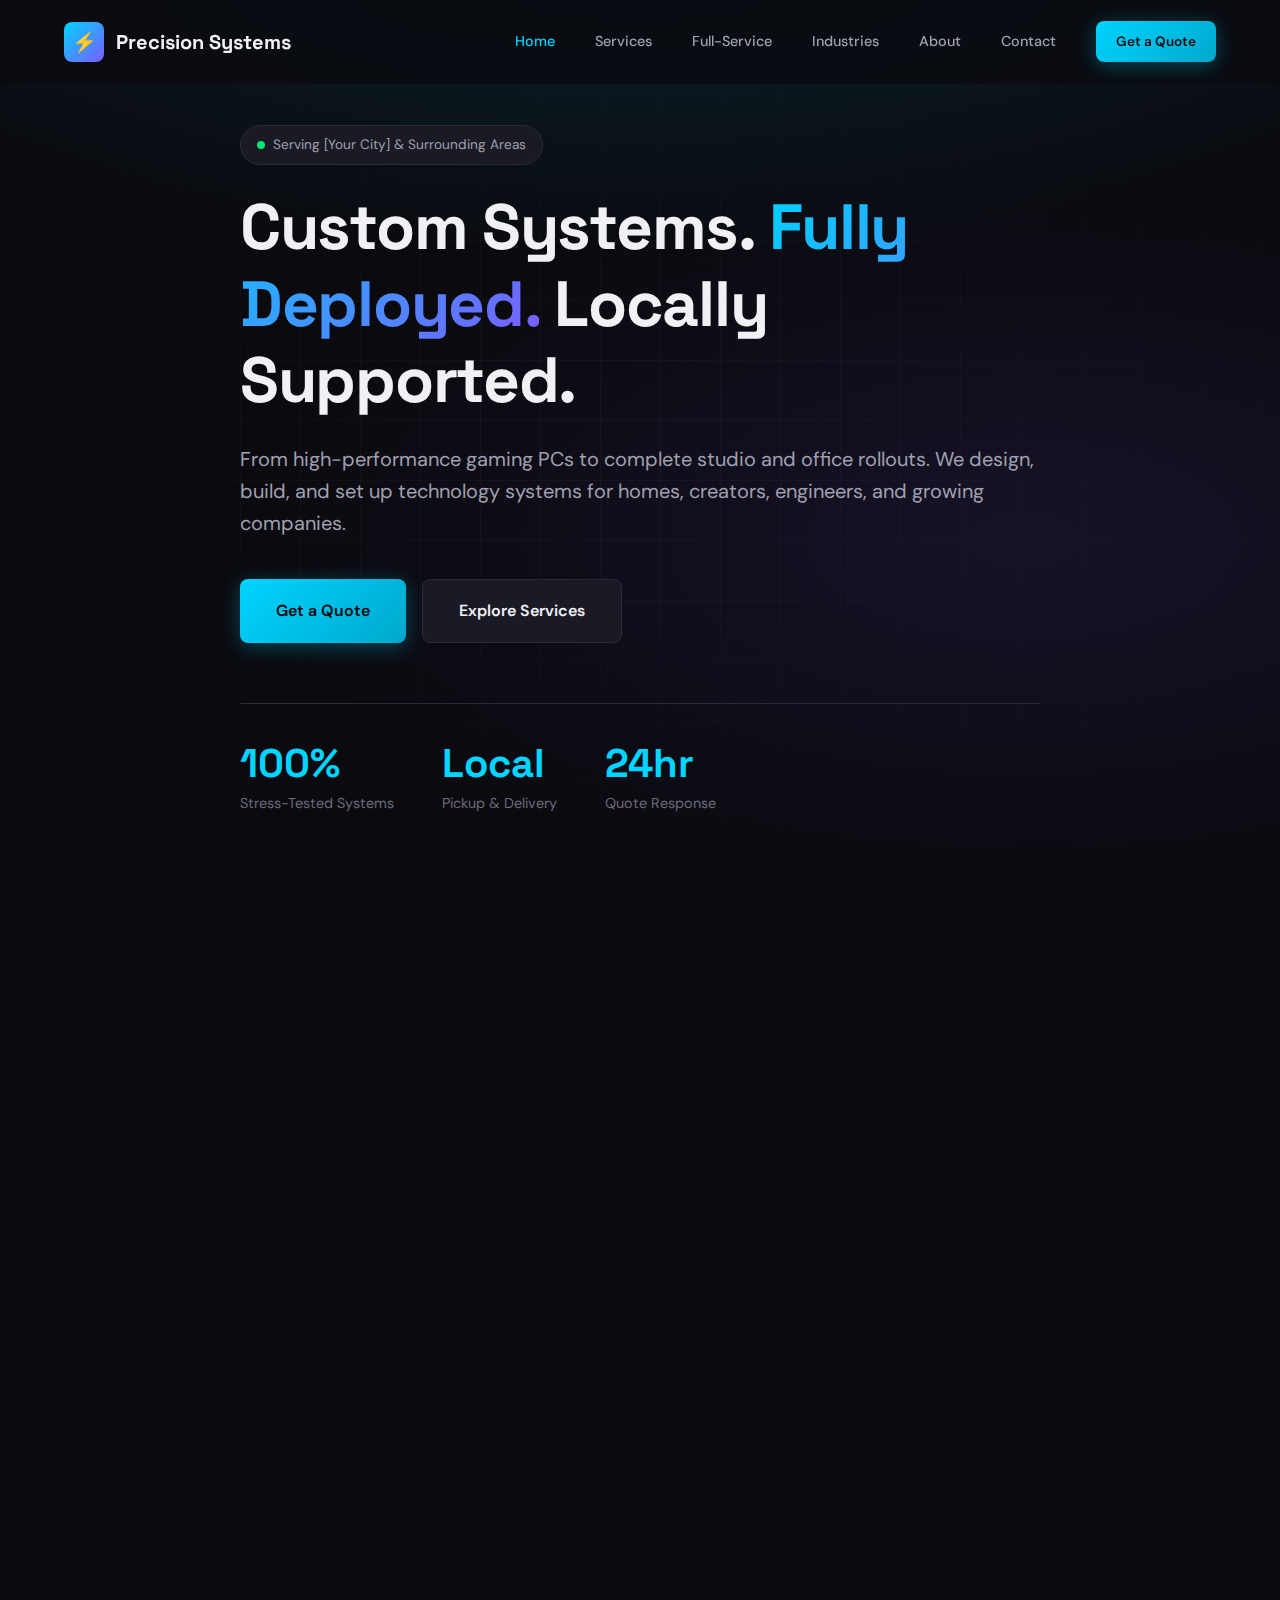
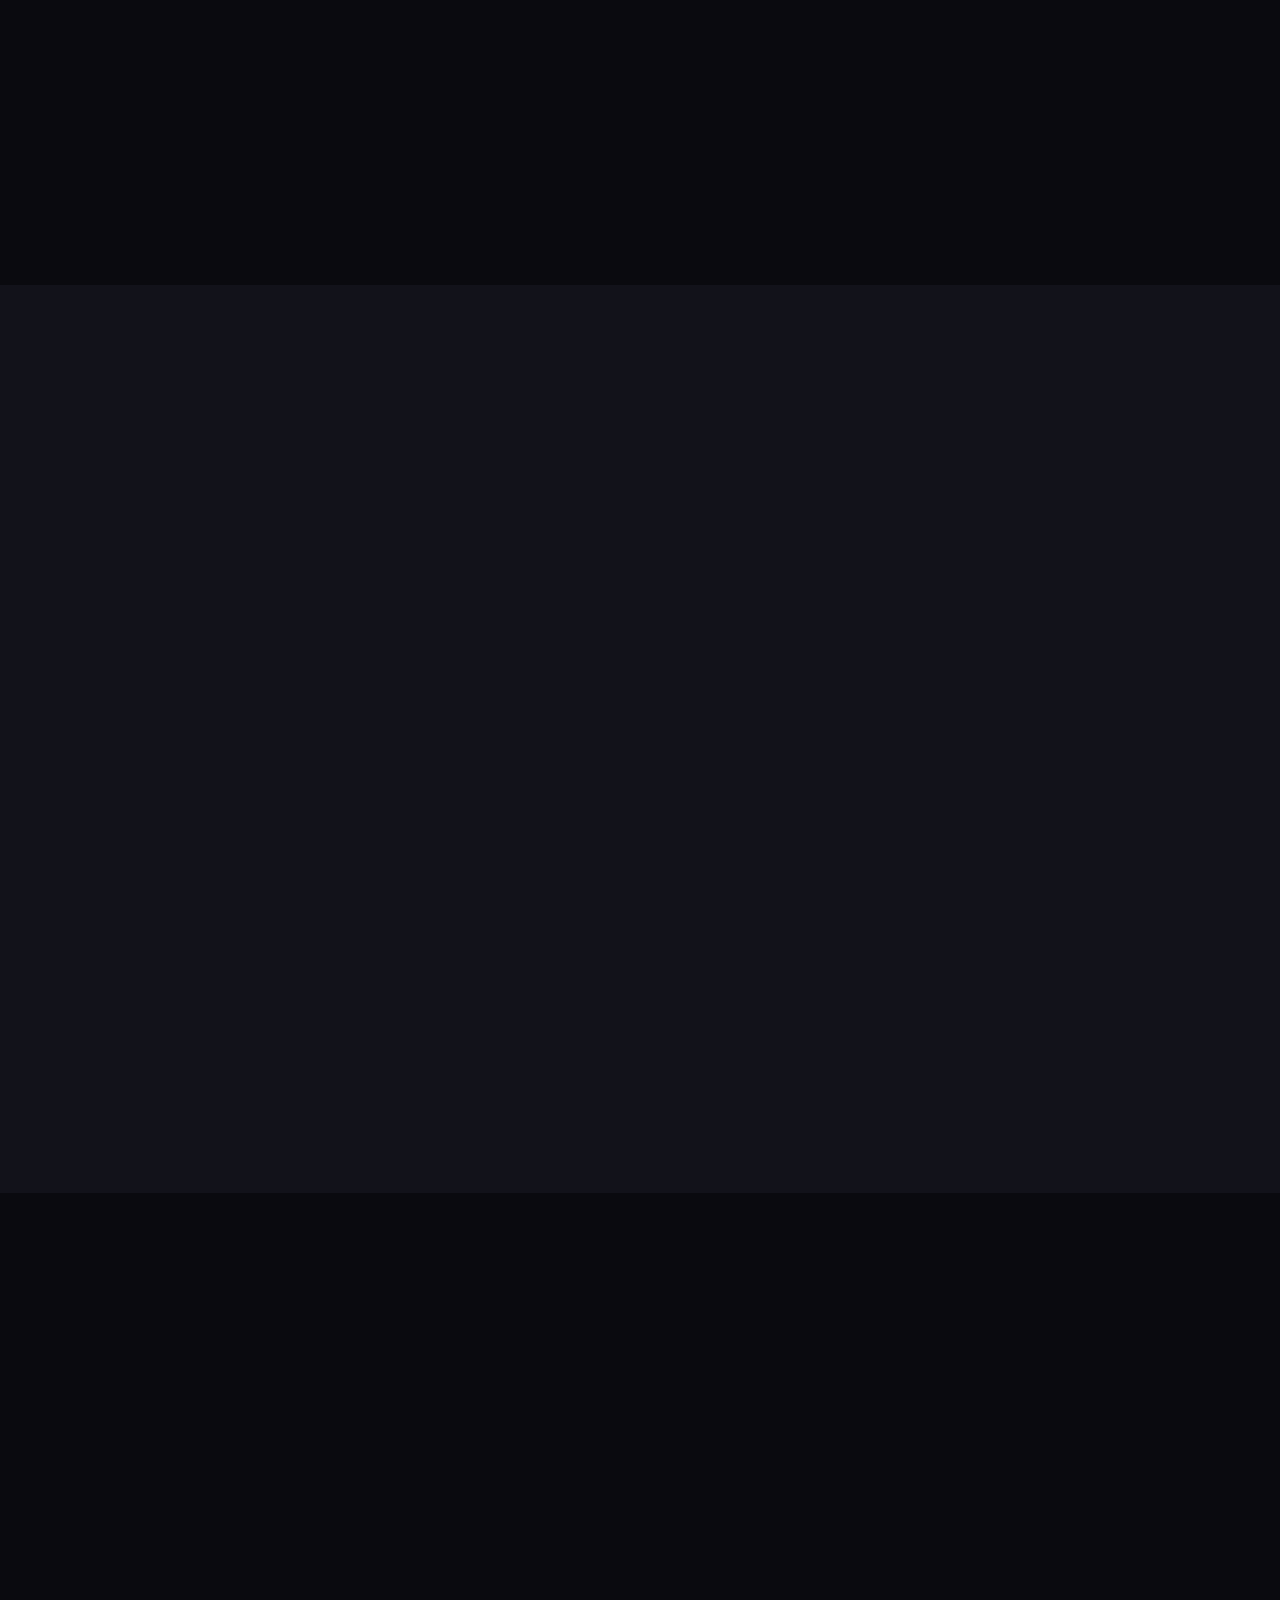
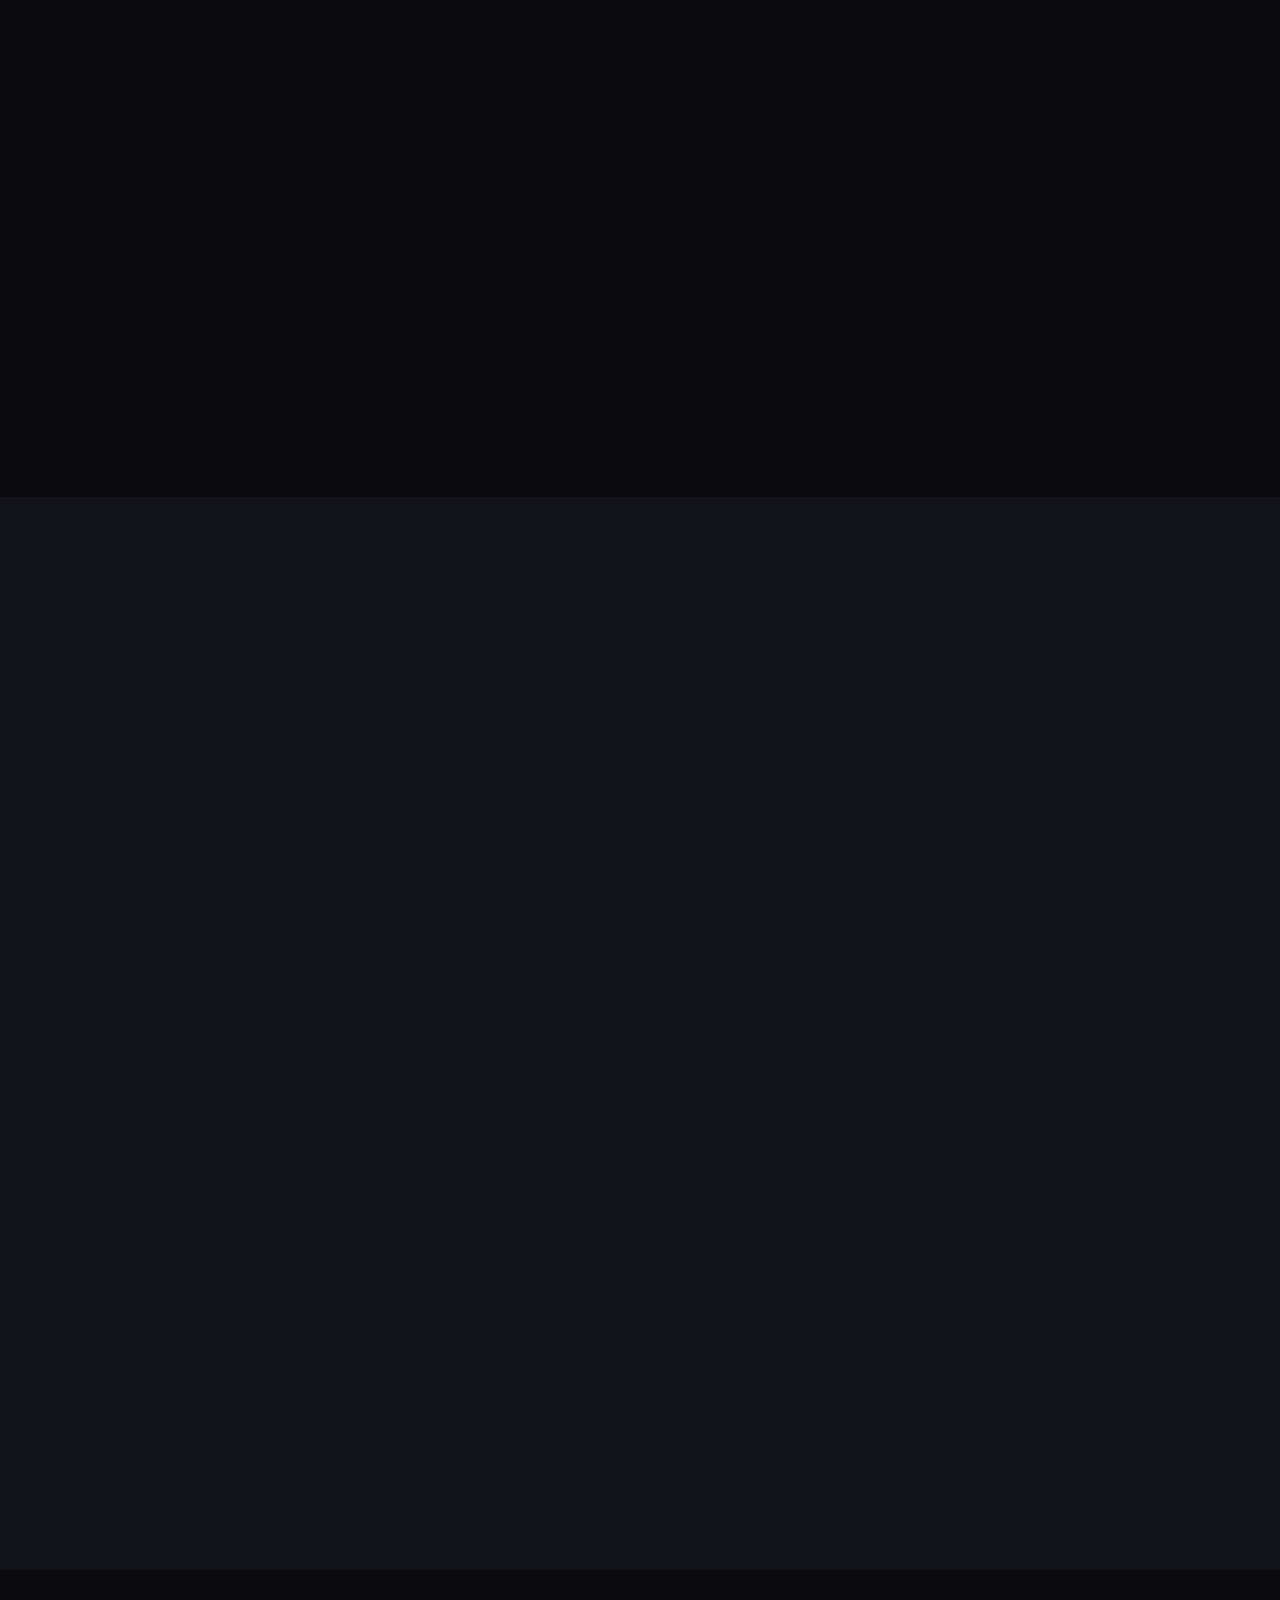
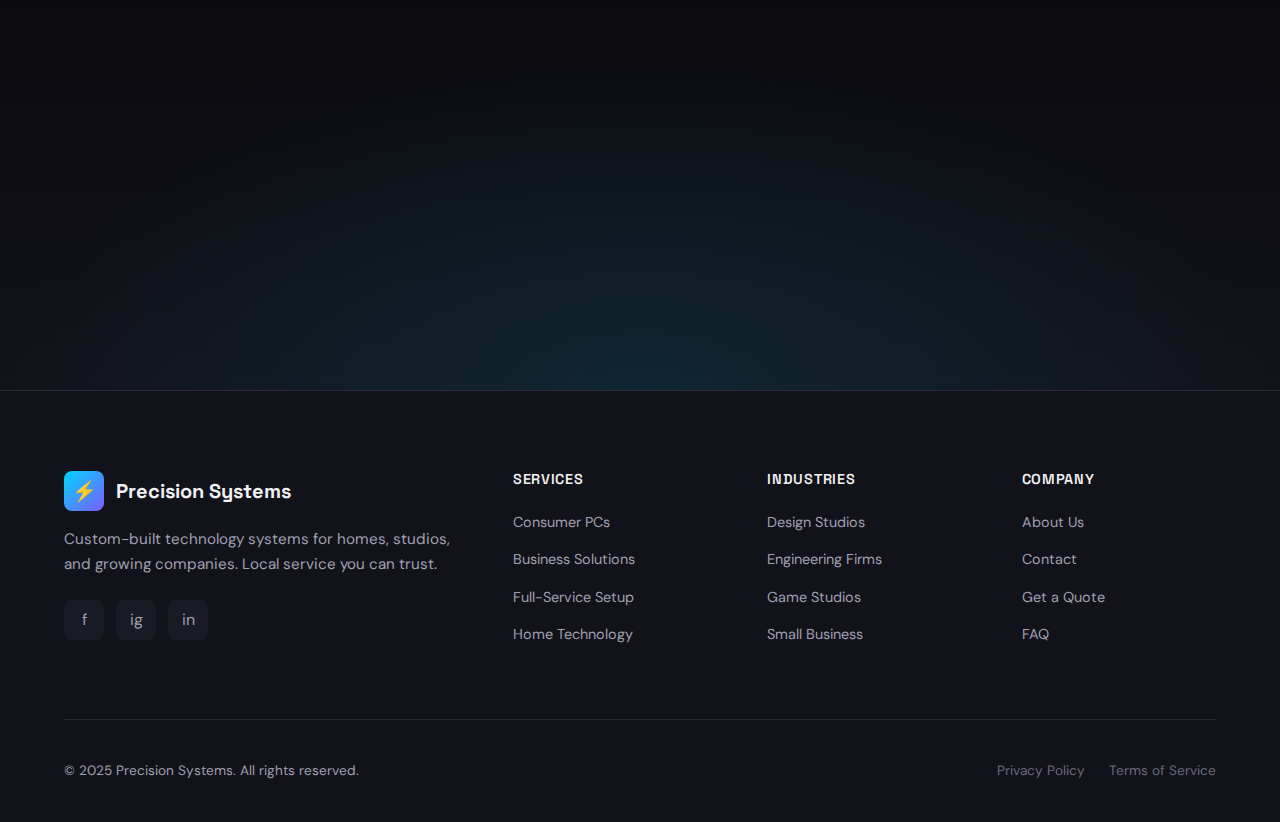
<file: index.html>
<!DOCTYPE html>
<html lang="en">
<head>
  <meta charset="UTF-8">
  <meta name="viewport" content="width=device-width, initial-scale=1.0">
  <meta name="description" content="Custom-built PCs and full-service systems deployment for homes, creative studios, engineering firms, and growing companies. Local service in [Your City].">
  <title>Precision Systems | Custom PCs & Full-Service Technology Deployment</title>
  
  <!-- Fonts -->
  <link rel="preconnect" href="https://fonts.googleapis.com">
  <link rel="preconnect" href="https://fonts.gstatic.com" crossorigin>
  <link href="https://fonts.googleapis.com/css2?family=DM+Sans:wght@400;500;600;700&family=JetBrains+Mono:wght@400;500&family=Space+Grotesk:wght@500;600;700&display=swap" rel="stylesheet">
  
  <!-- Styles -->
  <link rel="stylesheet" href="css/styles.css">
  
  <!-- Favicon -->
  <link rel="icon" type="image/svg+xml" href="data:image/svg+xml,<svg xmlns='http://www.w3.org/2000/svg' viewBox='0 0 100 100'><text y='.9em' font-size='90'>⚡</text></svg>">
</head>
<body>
  <!-- Navigation -->
  <nav class="nav">
    <div class="nav-container">
      <a href="index.html" class="nav-logo">
        <div class="nav-logo-icon">⚡</div>
        <span>Precision Systems</span>
      </a>
      
      <ul class="nav-menu">
        <li><a href="index.html" class="nav-link active">Home</a></li>
        <li><a href="services.html" class="nav-link">Services</a></li>
        <li><a href="full-service.html" class="nav-link">Full-Service</a></li>
        <li><a href="industries.html" class="nav-link">Industries</a></li>
        <li><a href="about.html" class="nav-link">About</a></li>
        <li><a href="contact.html" class="nav-link">Contact</a></li>
        <li class="nav-cta"><a href="quote.html" class="btn btn-primary btn-sm">Get a Quote</a></li>
      </ul>
      
      <button class="nav-toggle" aria-label="Toggle menu">
        <span></span>
        <span></span>
        <span></span>
      </button>
    </div>
  </nav>

  <!-- Hero Section -->
  <section class="hero">
    <div class="hero-grid"></div>
    <div class="container">
      <div class="hero-content">
        <div class="hero-badge">
          <span class="hero-badge-dot"></span>
          <span>Serving [Your City] & Surrounding Areas</span>
        </div>
        
        <h1>Custom Systems. <span class="highlight">Fully Deployed.</span> Locally Supported.</h1>
        
        <p class="hero-description">
          From high-performance gaming PCs to complete studio and office rollouts. We design, build, and set up technology systems for homes, creators, engineers, and growing companies.
        </p>
        
        <div class="hero-ctas">
          <a href="quote.html" class="btn btn-primary btn-lg">Get a Quote</a>
          <a href="services.html" class="btn btn-secondary btn-lg">Explore Services</a>
        </div>
        
        <div class="hero-stats">
          <div class="hero-stat">
            <div class="hero-stat-value">100%</div>
            <div class="hero-stat-label">Stress-Tested Systems</div>
          </div>
          <div class="hero-stat">
            <div class="hero-stat-value">Local</div>
            <div class="hero-stat-label">Pickup & Delivery</div>
          </div>
          <div class="hero-stat">
            <div class="hero-stat-value">24hr</div>
            <div class="hero-stat-label">Quote Response</div>
          </div>
        </div>
      </div>
    </div>
  </section>

  <!-- Who We Serve Section -->
  <section class="section" id="who-we-serve">
    <div class="container">
      <div class="section-header fade-in">
        <span class="section-label">Who We Serve</span>
        <h2>Technology Solutions for Everyone</h2>
        <p>Whether you're a gamer looking for your dream rig or a studio deploying 50 workstations, we've got you covered.</p>
      </div>
      
      <div class="serve-grid">
        <div class="serve-card consumer fade-in">
          <h3>🏠 Individuals & Homes</h3>
          <ul class="serve-list">
            <li><span class="icon">🎮</span> Custom Gaming PCs</li>
            <li><span class="icon">🎨</span> Creative Workstations</li>
            <li><span class="icon">📺</span> Home Theatre Setup</li>
            <li><span class="icon">💾</span> NAS & Storage Solutions</li>
            <li><span class="icon">📡</span> Home Networking</li>
          </ul>
          <a href="services.html#consumer" class="btn btn-outline mt-3">Consumer Services →</a>
        </div>
        
        <div class="serve-card business fade-in">
          <h3>🏢 Businesses & Studios</h3>
          <ul class="serve-list">
            <li><span class="icon">🖥️</span> Multi-System Deployments</li>
            <li><span class="icon">✅</span> Software-Compliant Builds</li>
            <li><span class="icon">🎬</span> Studio & Office Setup</li>
            <li><span class="icon">🔧</span> Ongoing Support</li>
            <li><span class="icon">📋</span> Documentation & Handoff</li>
          </ul>
          <a href="services.html#business" class="btn btn-outline mt-3">Business Services →</a>
        </div>
      </div>
    </div>
  </section>

  <!-- Full Service Promise -->
  <section class="section" style="background: var(--bg-secondary);">
    <div class="container">
      <div class="split-section">
        <div class="split-content fade-in">
          <span class="section-label">Our Difference</span>
          <h2>We Don't Just Build Systems — We Deploy Working Environments</h2>
          <p>
            Other builders hand you a box. We hand you a complete, configured, tested system ready to work from day one. That means hardware, software, networking, and on-site setup — all handled.
          </p>
          <ul class="feature-list">
            <li>Hardware selection & procurement</li>
            <li>OS, driver, and firmware installation</li>
            <li>Required software installation</li>
            <li>Network configuration & integration</li>
            <li>Testing under real workloads</li>
            <li>On-site deployment & handoff</li>
          </ul>
          <a href="full-service.html" class="btn btn-primary">Learn About Full-Service →</a>
        </div>
        <div class="fade-in">
          <div class="about-image">🛠️</div>
        </div>
      </div>
    </div>
  </section>

  <!-- How It Works -->
  <section class="section">
    <div class="container">
      <div class="section-header fade-in">
        <span class="section-label">How It Works</span>
        <h2>Simple Process, Professional Results</h2>
        <p>From first conversation to final delivery, we keep things straightforward.</p>
      </div>
      
      <div class="process-grid">
        <div class="process-step fade-in">
          <div class="process-number">1</div>
          <h4>Tell Us What You Need</h4>
          <p>Gaming, work, creative — share your requirements and budget.</p>
        </div>
        <div class="process-step fade-in">
          <div class="process-number">2</div>
          <h4>Get a Custom Quote</h4>
          <p>We recommend parts and provide transparent pricing.</p>
        </div>
        <div class="process-step fade-in">
          <div class="process-number">3</div>
          <h4>Approve the Build</h4>
          <p>Review specs, make adjustments, and give the green light.</p>
        </div>
        <div class="process-step fade-in">
          <div class="process-number">4</div>
          <h4>We Build & Test</h4>
          <p>Assembly, stress-testing, and quality assurance.</p>
        </div>
        <div class="process-step fade-in">
          <div class="process-number">5</div>
          <h4>Pickup or Delivery</h4>
          <p>Local pickup available or we deliver and set up.</p>
        </div>
      </div>
    </div>
  </section>

  <!-- Industries Preview -->
  <section class="section" style="background: var(--bg-secondary);">
    <div class="container">
      <div class="section-header fade-in">
        <span class="section-label">Industries We Serve</span>
        <h2>Specialized Solutions for Your Field</h2>
        <p>We build systems that meet the specific demands of your industry.</p>
      </div>
      
      <div class="services-grid">
        <div class="card fade-in">
          <div class="card-icon">🎨</div>
          <h3>Graphic Design Studios</h3>
          <p>GPU-optimized workstations, color-accurate setups, and shared storage solutions for creative teams.</p>
        </div>
        <div class="card fade-in">
          <div class="card-icon">⚙️</div>
          <h3>Engineering Firms</h3>
          <p>Systems built to software vendor specifications for CAD, simulation, and modeling workloads.</p>
        </div>
        <div class="card fade-in">
          <div class="card-icon">🎮</div>
          <h3>Game Studios</h3>
          <p>Development workstations matched to engine requirements with consistent build environments.</p>
        </div>
        <div class="card fade-in">
          <div class="card-icon">💼</div>
          <h3>Growing Businesses</h3>
          <p>Office PCs, file servers, backups, and network setup with room to scale.</p>
        </div>
      </div>
      
      <div class="text-center mt-5 fade-in">
        <a href="industries.html" class="btn btn-secondary btn-lg">See All Industries →</a>
      </div>
    </div>
  </section>

  <!-- CTA Section -->
  <section class="cta-section">
    <div class="container">
      <div class="cta-content fade-in">
        <h2>Ready to Get Started?</h2>
        <p>Tell us about your project and we'll get back to you within 24 hours with a custom quote.</p>
        <div class="cta-buttons">
          <a href="quote.html" class="btn btn-primary btn-lg">Get a Quote</a>
          <a href="contact.html" class="btn btn-secondary btn-lg">Contact Us</a>
        </div>
      </div>
    </div>
  </section>

  <!-- Footer -->
  <footer class="footer">
    <div class="container">
      <div class="footer-grid">
        <div class="footer-brand">
          <a href="index.html" class="nav-logo">
            <div class="nav-logo-icon">⚡</div>
            <span>Precision Systems</span>
          </a>
          <p>Custom-built technology systems for homes, studios, and growing companies. Local service you can trust.</p>
          <div class="footer-social">
            <a href="#" aria-label="Facebook">f</a>
            <a href="#" aria-label="Instagram">ig</a>
            <a href="#" aria-label="LinkedIn">in</a>
          </div>
        </div>
        
        <div class="footer-column">
          <h4>Services</h4>
          <ul>
            <li><a href="services.html#consumer">Consumer PCs</a></li>
            <li><a href="services.html#business">Business Solutions</a></li>
            <li><a href="full-service.html">Full-Service Setup</a></li>
            <li><a href="services.html#home-tech">Home Technology</a></li>
          </ul>
        </div>
        
        <div class="footer-column">
          <h4>Industries</h4>
          <ul>
            <li><a href="industries.html#design">Design Studios</a></li>
            <li><a href="industries.html#engineering">Engineering Firms</a></li>
            <li><a href="industries.html#gaming">Game Studios</a></li>
            <li><a href="industries.html#business">Small Business</a></li>
          </ul>
        </div>
        
        <div class="footer-column">
          <h4>Company</h4>
          <ul>
            <li><a href="about.html">About Us</a></li>
            <li><a href="contact.html">Contact</a></li>
            <li><a href="quote.html">Get a Quote</a></li>
            <li><a href="faq.html">FAQ</a></li>
          </ul>
        </div>
      </div>
      
      <div class="footer-bottom">
        <p>&copy; 2025 Precision Systems. All rights reserved.</p>
        <div class="footer-legal">
          <a href="privacy.html">Privacy Policy</a>
          <a href="terms.html">Terms of Service</a>
        </div>
      </div>
    </div>
  </footer>

  <script src="js/main.js"></script>
</body>
</html>
</file>
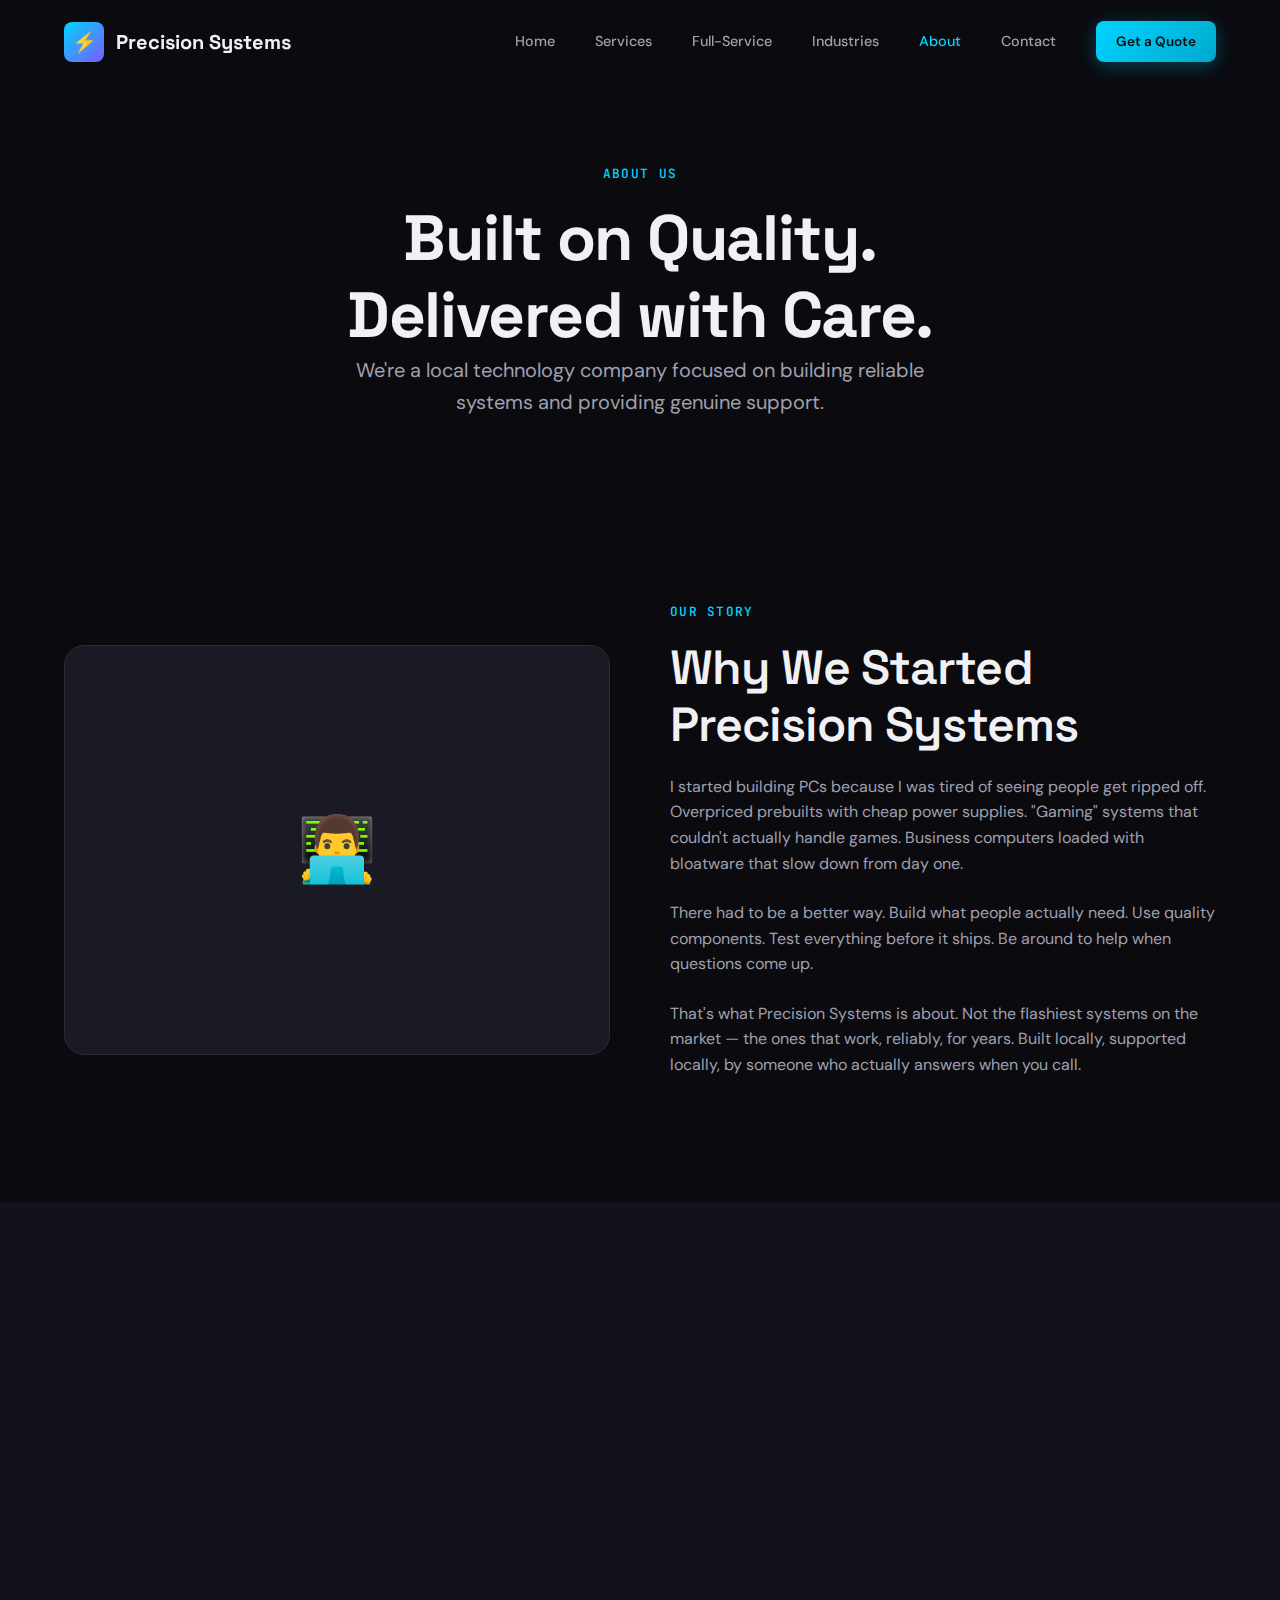
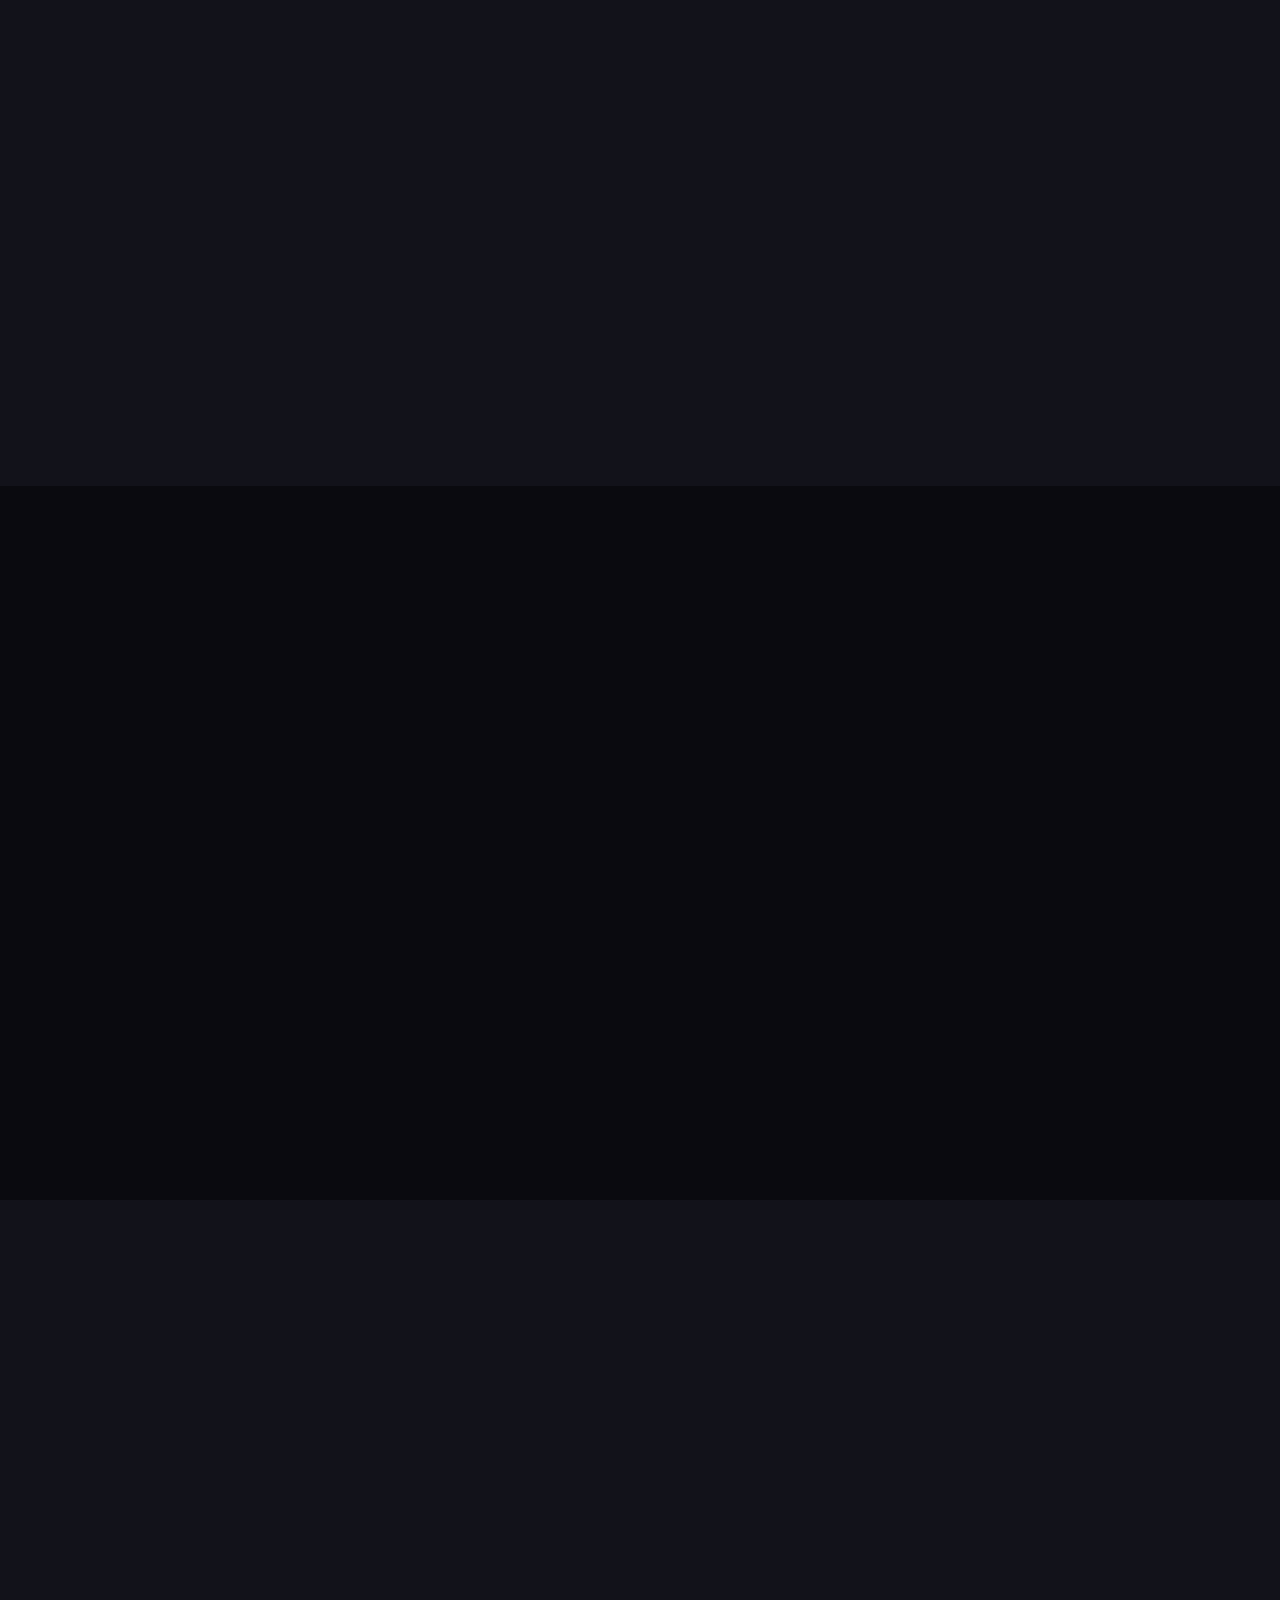
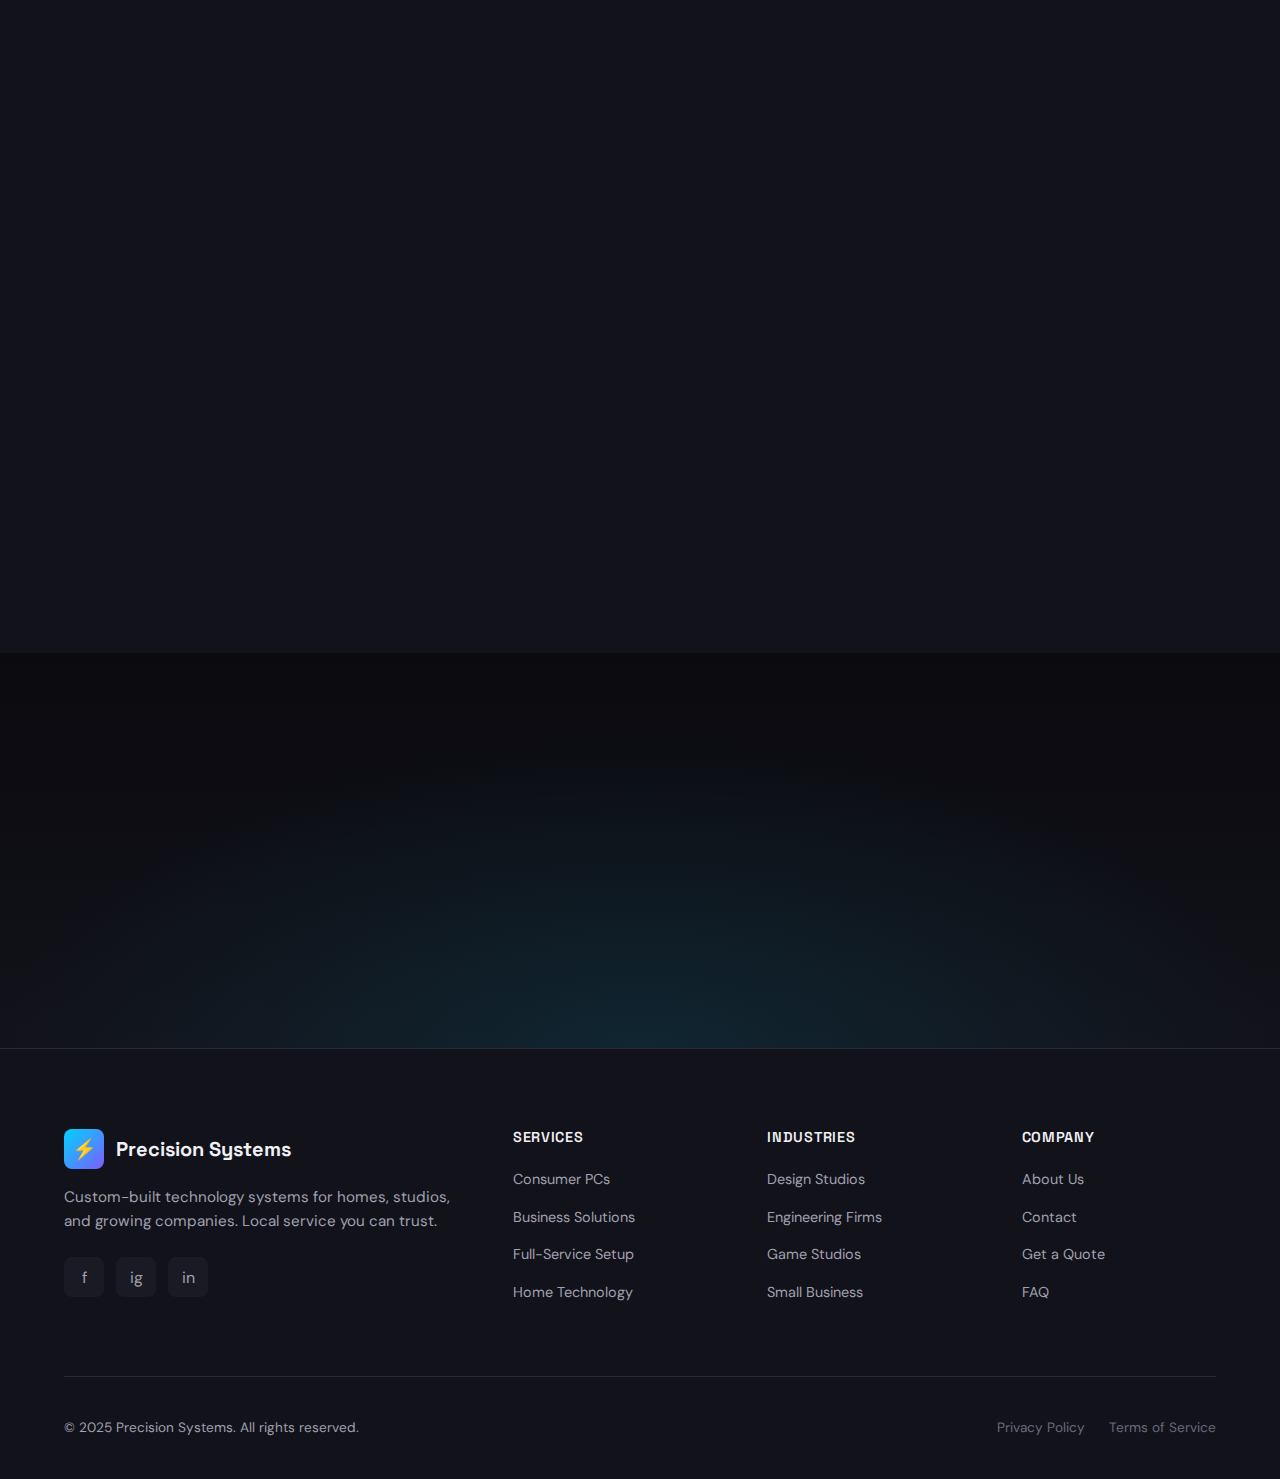
<file: about.html>
<!DOCTYPE html>
<html lang="en">
<head>
  <meta charset="UTF-8">
  <meta name="viewport" content="width=device-width, initial-scale=1.0">
  <meta name="description" content="Learn about Precision Systems - local custom PC builders and technology integrators serving [Your City] and surrounding areas.">
  <title>About Us | Precision Systems</title>
  
  <!-- Fonts -->
  <link rel="preconnect" href="https://fonts.googleapis.com">
  <link rel="preconnect" href="https://fonts.gstatic.com" crossorigin>
  <link href="https://fonts.googleapis.com/css2?family=DM+Sans:wght@400;500;600;700&family=JetBrains+Mono:wght@400;500&family=Space+Grotesk:wght@500;600;700&display=swap" rel="stylesheet">
  
  <!-- Styles -->
  <link rel="stylesheet" href="css/styles.css">
  
  <!-- Favicon -->
  <link rel="icon" type="image/svg+xml" href="data:image/svg+xml,<svg xmlns='http://www.w3.org/2000/svg' viewBox='0 0 100 100'><text y='.9em' font-size='90'>⚡</text></svg>">
</head>
<body>
  <!-- Navigation -->
  <nav class="nav">
    <div class="nav-container">
      <a href="index.html" class="nav-logo">
        <div class="nav-logo-icon">⚡</div>
        <span>Precision Systems</span>
      </a>
      
      <ul class="nav-menu">
        <li><a href="index.html" class="nav-link">Home</a></li>
        <li><a href="services.html" class="nav-link">Services</a></li>
        <li><a href="full-service.html" class="nav-link">Full-Service</a></li>
        <li><a href="industries.html" class="nav-link">Industries</a></li>
        <li><a href="about.html" class="nav-link active">About</a></li>
        <li><a href="contact.html" class="nav-link">Contact</a></li>
        <li class="nav-cta"><a href="quote.html" class="btn btn-primary btn-sm">Get a Quote</a></li>
      </ul>
      
      <button class="nav-toggle" aria-label="Toggle menu">
        <span></span>
        <span></span>
        <span></span>
      </button>
    </div>
  </nav>

  <!-- Page Header -->
  <section class="about-hero">
    <div class="container">
      <span class="section-label fade-in">About Us</span>
      <h1 class="fade-in">Built on Quality.<br>Delivered with Care.</h1>
      <p class="hero-description fade-in" style="max-width: 600px; margin: 0 auto;">
        We're a local technology company focused on building reliable systems and providing genuine support.
      </p>
    </div>
  </section>

  <!-- Our Story -->
  <section class="section">
    <div class="container">
      <div class="about-content">
        <div class="fade-in">
          <div class="about-image">👨‍💻</div>
        </div>
        <div class="split-content fade-in">
          <span class="section-label">Our Story</span>
          <h2>Why We Started Precision Systems</h2>
          <p>
            I started building PCs because I was tired of seeing people get ripped off. Overpriced prebuilts with cheap power supplies. "Gaming" systems that couldn't actually handle games. Business computers loaded with bloatware that slow down from day one.
          </p>
          <p>
            There had to be a better way. Build what people actually need. Use quality components. Test everything before it ships. Be around to help when questions come up.
          </p>
          <p>
            That's what Precision Systems is about. Not the flashiest systems on the market — the ones that work, reliably, for years. Built locally, supported locally, by someone who actually answers when you call.
          </p>
        </div>
      </div>
    </div>
  </section>

  <!-- Our Values -->
  <section class="section" style="background: var(--bg-secondary);">
    <div class="container">
      <div class="section-header fade-in">
        <span class="section-label">What We Believe</span>
        <h2>Our Approach</h2>
      </div>
      
      <div class="values-grid">
        <div class="card fade-in">
          <div class="card-icon">🎯</div>
          <h3>Function Over Flash</h3>
          <p>We prioritize components that matter for performance and reliability. RGB is optional; quality is not.</p>
        </div>
        
        <div class="card fade-in">
          <div class="card-icon">🔍</div>
          <h3>Transparency</h3>
          <p>You see exactly what's going into your system and why. No mystery fees, no hidden costs.</p>
        </div>
        
        <div class="card fade-in">
          <div class="card-icon">🧪</div>
          <h3>Test Everything</h3>
          <p>Every system is stress-tested before delivery. We find problems so you don't have to.</p>
        </div>
        
        <div class="card fade-in">
          <div class="card-icon">🤝</div>
          <h3>Real Support</h3>
          <p>When you have a question, you talk to the person who built your system. Not a call center.</p>
        </div>
        
        <div class="card fade-in">
          <div class="card-icon">📚</div>
          <h3>Do the Research</h3>
          <p>We read the documentation and understand software requirements. Specs match what you actually need.</p>
        </div>
        
        <div class="card fade-in">
          <div class="card-icon">🏠</div>
          <h3>Local First</h3>
          <p>We're part of this community. Local service means faster response and better accountability.</p>
        </div>
      </div>
    </div>
  </section>

  <!-- What We Don't Do -->
  <section class="section">
    <div class="container">
      <div class="split-section">
        <div class="split-content fade-in">
          <span class="section-label">Honest Business</span>
          <h2>What We Don't Do</h2>
          <p>
            Being clear about our approach means being clear about what we avoid. Here's what you won't find at Precision Systems:
          </p>
          <ul class="feature-list">
            <li>Cheap power supplies that fail and take other components with them</li>
            <li>No-name components to hit a price point</li>
            <li>Rushed builds that skip proper testing</li>
            <li>Systems spec'd for marketing instead of actual use</li>
            <li>Upselling you on components you don't need</li>
            <li>Disappearing after the sale is complete</li>
          </ul>
        </div>
        <div class="fade-in">
          <div class="card" style="margin-bottom: 20px;">
            <h4>✓ Quality Over Quantity</h4>
            <p>We'd rather build fewer systems well than more systems poorly. Every build gets proper attention.</p>
          </div>
          <div class="card" style="margin-bottom: 20px;">
            <h4>✓ Honest Recommendations</h4>
            <p>If you don't need something, we'll tell you. We're building relationships, not just making sales.</p>
          </div>
          <div class="card">
            <h4>✓ Long-Term Thinking</h4>
            <p>Components are selected for longevity and upgradeability. Your system should last.</p>
          </div>
        </div>
      </div>
    </div>
  </section>

  <!-- Service Area -->
  <section class="section" style="background: var(--bg-secondary);">
    <div class="container">
      <div class="section-header fade-in">
        <span class="section-label">Where We Work</span>
        <h2>Service Area</h2>
        <p>We provide local service throughout [Your City] and surrounding areas.</p>
      </div>
      
      <div class="services-grid" style="max-width: 800px; margin: 0 auto;">
        <div class="card fade-in text-center">
          <div class="card-icon" style="margin: 0 auto 20px;">📍</div>
          <h3>Local Pickup</h3>
          <p>Pick up your completed system directly. We walk you through everything before you leave.</p>
        </div>
        
        <div class="card fade-in text-center">
          <div class="card-icon" style="margin: 0 auto 20px;">🚚</div>
          <h3>Local Delivery</h3>
          <p>We deliver within our service area and can set up systems on-site.</p>
        </div>
        
        <div class="card fade-in text-center">
          <div class="card-icon" style="margin: 0 auto 20px;">🛠️</div>
          <h3>On-Site Support</h3>
          <p>For business deployments, we provide on-site installation and setup services.</p>
        </div>
      </div>
      
      <div class="text-center mt-5 fade-in">
        <p style="color: var(--text-secondary); margin-bottom: 8px;">Currently serving:</p>
        <p style="color: var(--text-primary); font-size: 1.1rem;">
          [Your City], [Nearby City], [Suburb], and surrounding areas
        </p>
        <p style="color: var(--text-muted); font-size: 0.9rem; margin-top: 16px;">
          Not sure if you're in our area? <a href="contact.html">Contact us</a> and we'll let you know.
        </p>
      </div>
    </div>
  </section>

  <!-- CTA Section -->
  <section class="cta-section">
    <div class="container">
      <div class="cta-content fade-in">
        <h2>Ready to Work Together?</h2>
        <p>Let's talk about what you need and how we can help.</p>
        <div class="cta-buttons">
          <a href="quote.html" class="btn btn-primary btn-lg">Get a Quote</a>
          <a href="contact.html" class="btn btn-secondary btn-lg">Contact Us</a>
        </div>
      </div>
    </div>
  </section>

  <!-- Footer -->
  <footer class="footer">
    <div class="container">
      <div class="footer-grid">
        <div class="footer-brand">
          <a href="index.html" class="nav-logo">
            <div class="nav-logo-icon">⚡</div>
            <span>Precision Systems</span>
          </a>
          <p>Custom-built technology systems for homes, studios, and growing companies. Local service you can trust.</p>
          <div class="footer-social">
            <a href="#" aria-label="Facebook">f</a>
            <a href="#" aria-label="Instagram">ig</a>
            <a href="#" aria-label="LinkedIn">in</a>
          </div>
        </div>
        
        <div class="footer-column">
          <h4>Services</h4>
          <ul>
            <li><a href="services.html#consumer">Consumer PCs</a></li>
            <li><a href="services.html#business">Business Solutions</a></li>
            <li><a href="full-service.html">Full-Service Setup</a></li>
            <li><a href="services.html#home-tech">Home Technology</a></li>
          </ul>
        </div>
        
        <div class="footer-column">
          <h4>Industries</h4>
          <ul>
            <li><a href="industries.html#design">Design Studios</a></li>
            <li><a href="industries.html#engineering">Engineering Firms</a></li>
            <li><a href="industries.html#gaming">Game Studios</a></li>
            <li><a href="industries.html#business">Small Business</a></li>
          </ul>
        </div>
        
        <div class="footer-column">
          <h4>Company</h4>
          <ul>
            <li><a href="about.html">About Us</a></li>
            <li><a href="contact.html">Contact</a></li>
            <li><a href="quote.html">Get a Quote</a></li>
            <li><a href="faq.html">FAQ</a></li>
          </ul>
        </div>
      </div>
      
      <div class="footer-bottom">
        <p>&copy; 2025 Precision Systems. All rights reserved.</p>
        <div class="footer-legal">
          <a href="privacy.html">Privacy Policy</a>
          <a href="terms.html">Terms of Service</a>
        </div>
      </div>
    </div>
  </footer>

  <script src="js/main.js"></script>
</body>
</html>
</file>
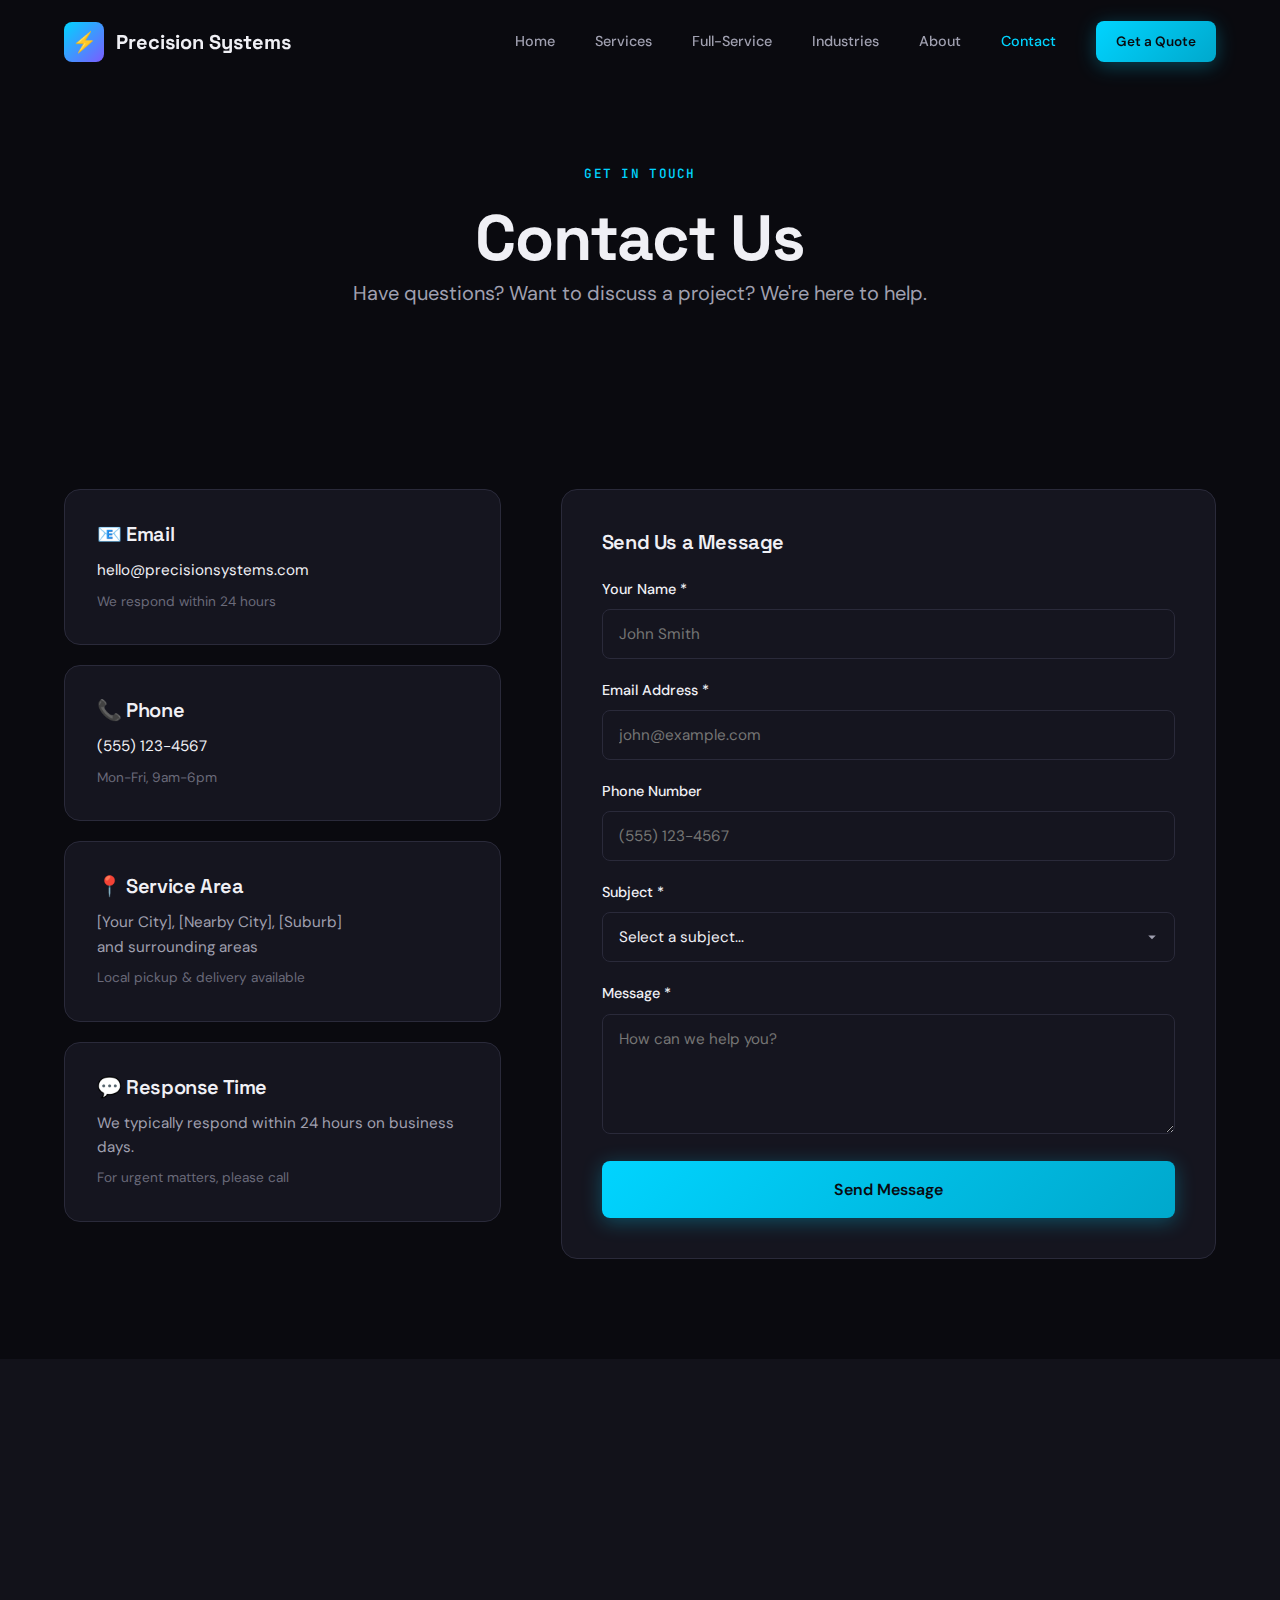
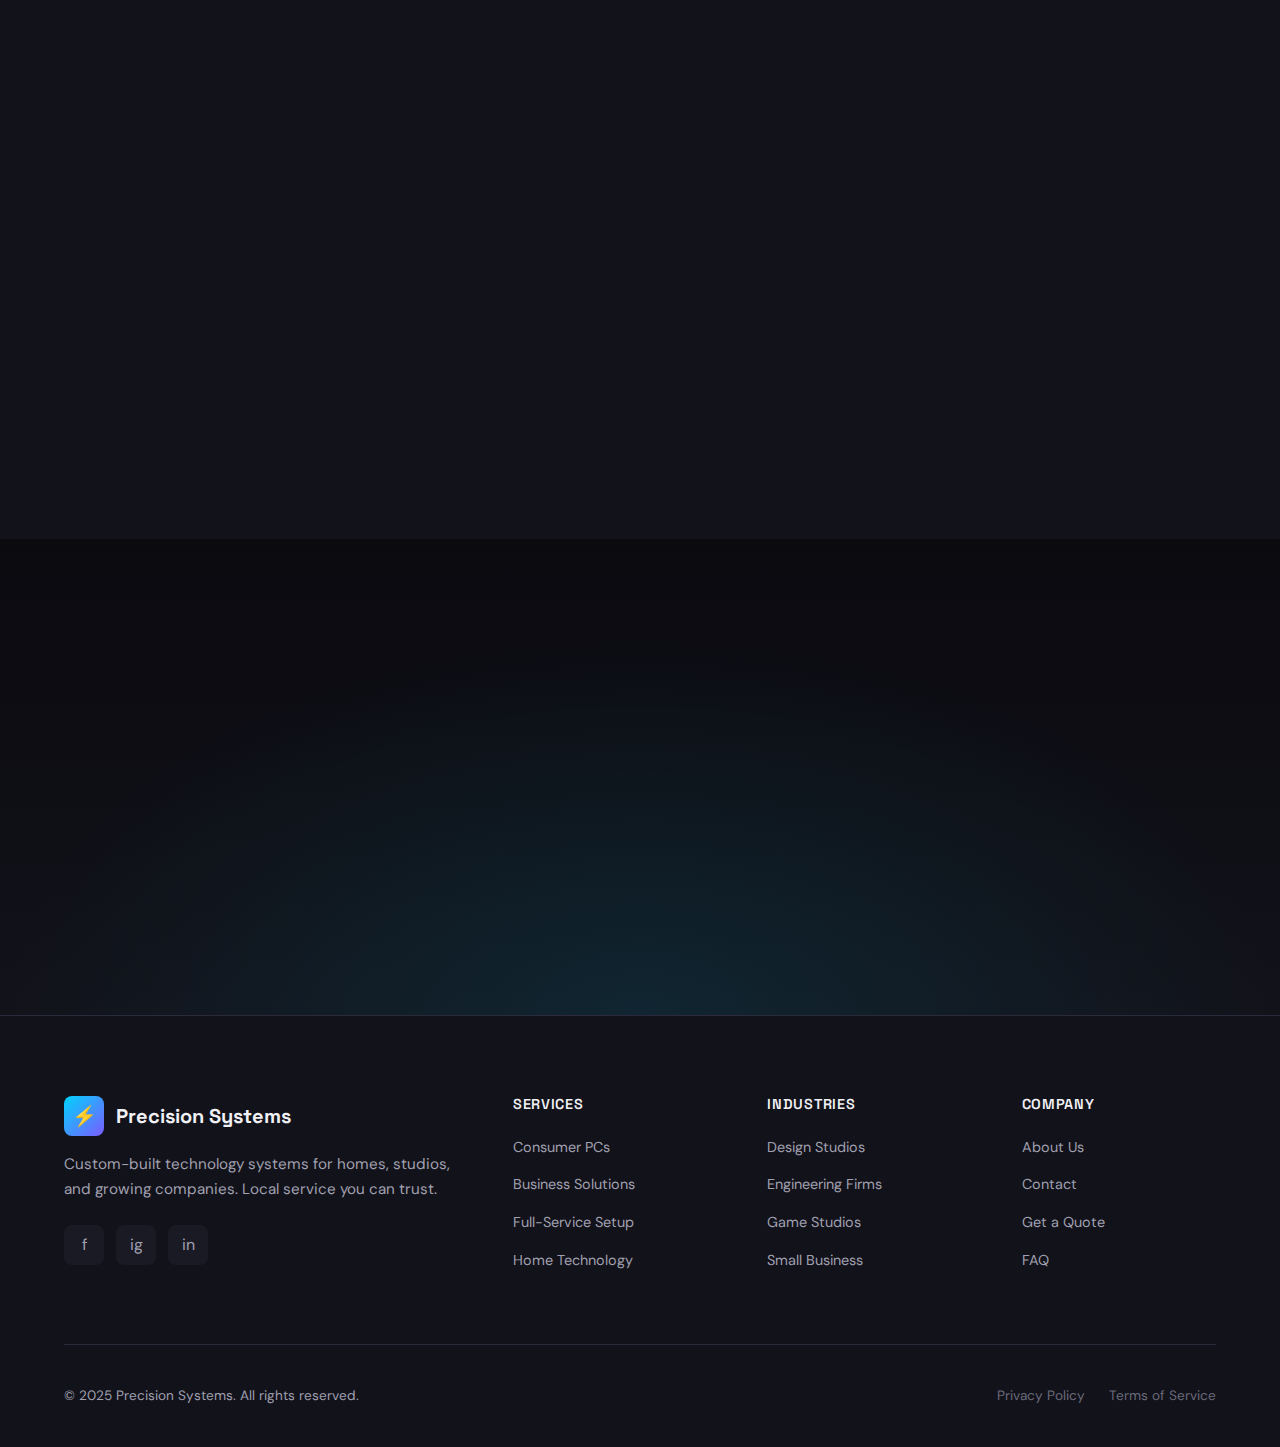
<file: contact.html>
<!DOCTYPE html>
<html lang="en">
<head>
  <meta charset="UTF-8">
  <meta name="viewport" content="width=device-width, initial-scale=1.0">
  <meta name="description" content="Contact Precision Systems for custom PC builds, technology deployments, and support. Local service in [Your City].">
  <title>Contact Us | Precision Systems</title>
  
  <!-- Fonts -->
  <link rel="preconnect" href="https://fonts.googleapis.com">
  <link rel="preconnect" href="https://fonts.gstatic.com" crossorigin>
  <link href="https://fonts.googleapis.com/css2?family=DM+Sans:wght@400;500;600;700&family=JetBrains+Mono:wght@400;500&family=Space+Grotesk:wght@500;600;700&display=swap" rel="stylesheet">
  
  <!-- Styles -->
  <link rel="stylesheet" href="css/styles.css">
  
  <!-- Favicon -->
  <link rel="icon" type="image/svg+xml" href="data:image/svg+xml,<svg xmlns='http://www.w3.org/2000/svg' viewBox='0 0 100 100'><text y='.9em' font-size='90'>⚡</text></svg>">
</head>
<body>
  <!-- Navigation -->
  <nav class="nav">
    <div class="nav-container">
      <a href="index.html" class="nav-logo">
        <div class="nav-logo-icon">⚡</div>
        <span>Precision Systems</span>
      </a>
      
      <ul class="nav-menu">
        <li><a href="index.html" class="nav-link">Home</a></li>
        <li><a href="services.html" class="nav-link">Services</a></li>
        <li><a href="full-service.html" class="nav-link">Full-Service</a></li>
        <li><a href="industries.html" class="nav-link">Industries</a></li>
        <li><a href="about.html" class="nav-link">About</a></li>
        <li><a href="contact.html" class="nav-link active">Contact</a></li>
        <li class="nav-cta"><a href="quote.html" class="btn btn-primary btn-sm">Get a Quote</a></li>
      </ul>
      
      <button class="nav-toggle" aria-label="Toggle menu">
        <span></span>
        <span></span>
        <span></span>
      </button>
    </div>
  </nav>

  <!-- Page Header -->
  <section class="about-hero">
    <div class="container">
      <span class="section-label fade-in">Get In Touch</span>
      <h1 class="fade-in">Contact Us</h1>
      <p class="hero-description fade-in" style="max-width: 600px; margin: 0 auto;">
        Have questions? Want to discuss a project? We're here to help.
      </p>
    </div>
  </section>

  <!-- Contact Section -->
  <section class="section">
    <div class="container">
      <div class="contact-grid">
        <!-- Contact Info -->
        <div class="fade-in">
          <div class="contact-info-card">
            <h4>📧 Email</h4>
            <p><a href="mailto:hello@precisionsystems.com">hello@precisionsystems.com</a></p>
            <p style="color: var(--text-muted); font-size: 0.85rem; margin-top: 8px;">We respond within 24 hours</p>
          </div>
          
          <div class="contact-info-card">
            <h4>📞 Phone</h4>
            <p><a href="tel:+15551234567">(555) 123-4567</a></p>
            <p style="color: var(--text-muted); font-size: 0.85rem; margin-top: 8px;">Mon-Fri, 9am-6pm</p>
          </div>
          
          <div class="contact-info-card">
            <h4>📍 Service Area</h4>
            <p>[Your City], [Nearby City], [Suburb]<br>and surrounding areas</p>
            <p style="color: var(--text-muted); font-size: 0.85rem; margin-top: 8px;">Local pickup & delivery available</p>
          </div>
          
          <div class="contact-info-card">
            <h4>💬 Response Time</h4>
            <p>We typically respond within 24 hours on business days.</p>
            <p style="color: var(--text-muted); font-size: 0.85rem; margin-top: 8px;">For urgent matters, please call</p>
          </div>
        </div>
        
        <!-- Contact Form -->
        <div class="fade-in">
          <div class="card" style="padding: 40px;">
            <h3 style="margin-bottom: 24px;">Send Us a Message</h3>
            
            <form id="contact-form">
              <div class="form-group">
                <label for="contact-name">Your Name *</label>
                <input type="text" id="contact-name" name="name" required placeholder="John Smith">
              </div>
              
              <div class="form-group">
                <label for="contact-email">Email Address *</label>
                <input type="email" id="contact-email" name="email" required placeholder="john@example.com">
              </div>
              
              <div class="form-group">
                <label for="contact-phone">Phone Number</label>
                <input type="tel" id="contact-phone" name="phone" placeholder="(555) 123-4567">
              </div>
              
              <div class="form-group">
                <label for="contact-subject">Subject *</label>
                <select id="contact-subject" name="subject" required>
                  <option value="">Select a subject...</option>
                  <option value="quote">Request a Quote</option>
                  <option value="question">General Question</option>
                  <option value="support">Support / Existing Customer</option>
                  <option value="business">Business Inquiry</option>
                  <option value="other">Other</option>
                </select>
              </div>
              
              <div class="form-group">
                <label for="contact-message">Message *</label>
                <textarea id="contact-message" name="message" required placeholder="How can we help you?"></textarea>
              </div>
              
              <button type="submit" class="btn btn-primary btn-lg" style="width: 100%;">Send Message</button>
            </form>
          </div>
        </div>
      </div>
    </div>
  </section>

  <!-- FAQ Teaser -->
  <section class="section" style="background: var(--bg-secondary);">
    <div class="container">
      <div class="section-header fade-in">
        <span class="section-label">Common Questions</span>
        <h2>Quick Answers</h2>
      </div>
      
      <div class="faq-list fade-in">
        <div class="faq-item">
          <button class="faq-question">
            <span>How long does a custom PC build take?</span>
            <span class="faq-icon">+</span>
          </button>
          <div class="faq-answer">
            <p>Most consumer builds are completed within 5-7 business days after parts arrive. Rush builds are available for an additional fee. Business deployments are scheduled based on project scope.</p>
          </div>
        </div>
        
        <div class="faq-item">
          <button class="faq-question">
            <span>Do you offer warranties?</span>
            <span class="faq-icon">+</span>
          </button>
          <div class="faq-answer">
            <p>Yes. We provide a labor warranty on all builds (typically 30-90 days depending on the project). All component parts retain their manufacturer warranties, and we help coordinate warranty claims if issues arise.</p>
          </div>
        </div>
        
        <div class="faq-item">
          <button class="faq-question">
            <span>Can I bring my own parts?</span>
            <span class="faq-icon">+</span>
          </button>
          <div class="faq-answer">
            <p>Yes, we can work with parts you've already purchased. We'll verify compatibility and let you know if we spot any issues. Assembly-only services are available.</p>
          </div>
        </div>
        
        <div class="faq-item">
          <button class="faq-question">
            <span>What areas do you serve?</span>
            <span class="faq-icon">+</span>
          </button>
          <div class="faq-answer">
            <p>We provide local service throughout [Your City] and surrounding areas including [Nearby City] and [Suburb]. Not sure if you're in range? Contact us and we'll let you know.</p>
          </div>
        </div>
      </div>
      
      <div class="text-center mt-5 fade-in">
        <a href="faq.html" class="btn btn-secondary">View All FAQs →</a>
      </div>
    </div>
  </section>

  <!-- CTA Section -->
  <section class="cta-section">
    <div class="container">
      <div class="cta-content fade-in">
        <h2>Ready to Start Your Project?</h2>
        <p>Skip the back-and-forth — submit a detailed quote request and we'll get back to you with pricing.</p>
        <div class="cta-buttons">
          <a href="quote.html" class="btn btn-primary btn-lg">Get a Quote</a>
        </div>
      </div>
    </div>
  </section>

  <!-- Footer -->
  <footer class="footer">
    <div class="container">
      <div class="footer-grid">
        <div class="footer-brand">
          <a href="index.html" class="nav-logo">
            <div class="nav-logo-icon">⚡</div>
            <span>Precision Systems</span>
          </a>
          <p>Custom-built technology systems for homes, studios, and growing companies. Local service you can trust.</p>
          <div class="footer-social">
            <a href="#" aria-label="Facebook">f</a>
            <a href="#" aria-label="Instagram">ig</a>
            <a href="#" aria-label="LinkedIn">in</a>
          </div>
        </div>
        
        <div class="footer-column">
          <h4>Services</h4>
          <ul>
            <li><a href="services.html#consumer">Consumer PCs</a></li>
            <li><a href="services.html#business">Business Solutions</a></li>
            <li><a href="full-service.html">Full-Service Setup</a></li>
            <li><a href="services.html#home-tech">Home Technology</a></li>
          </ul>
        </div>
        
        <div class="footer-column">
          <h4>Industries</h4>
          <ul>
            <li><a href="industries.html#design">Design Studios</a></li>
            <li><a href="industries.html#engineering">Engineering Firms</a></li>
            <li><a href="industries.html#gaming">Game Studios</a></li>
            <li><a href="industries.html#business">Small Business</a></li>
          </ul>
        </div>
        
        <div class="footer-column">
          <h4>Company</h4>
          <ul>
            <li><a href="about.html">About Us</a></li>
            <li><a href="contact.html">Contact</a></li>
            <li><a href="quote.html">Get a Quote</a></li>
            <li><a href="faq.html">FAQ</a></li>
          </ul>
        </div>
      </div>
      
      <div class="footer-bottom">
        <p>&copy; 2025 Precision Systems. All rights reserved.</p>
        <div class="footer-legal">
          <a href="privacy.html">Privacy Policy</a>
          <a href="terms.html">Terms of Service</a>
        </div>
      </div>
    </div>
  </footer>

  <script src="js/main.js"></script>
</body>
</html>
</file>
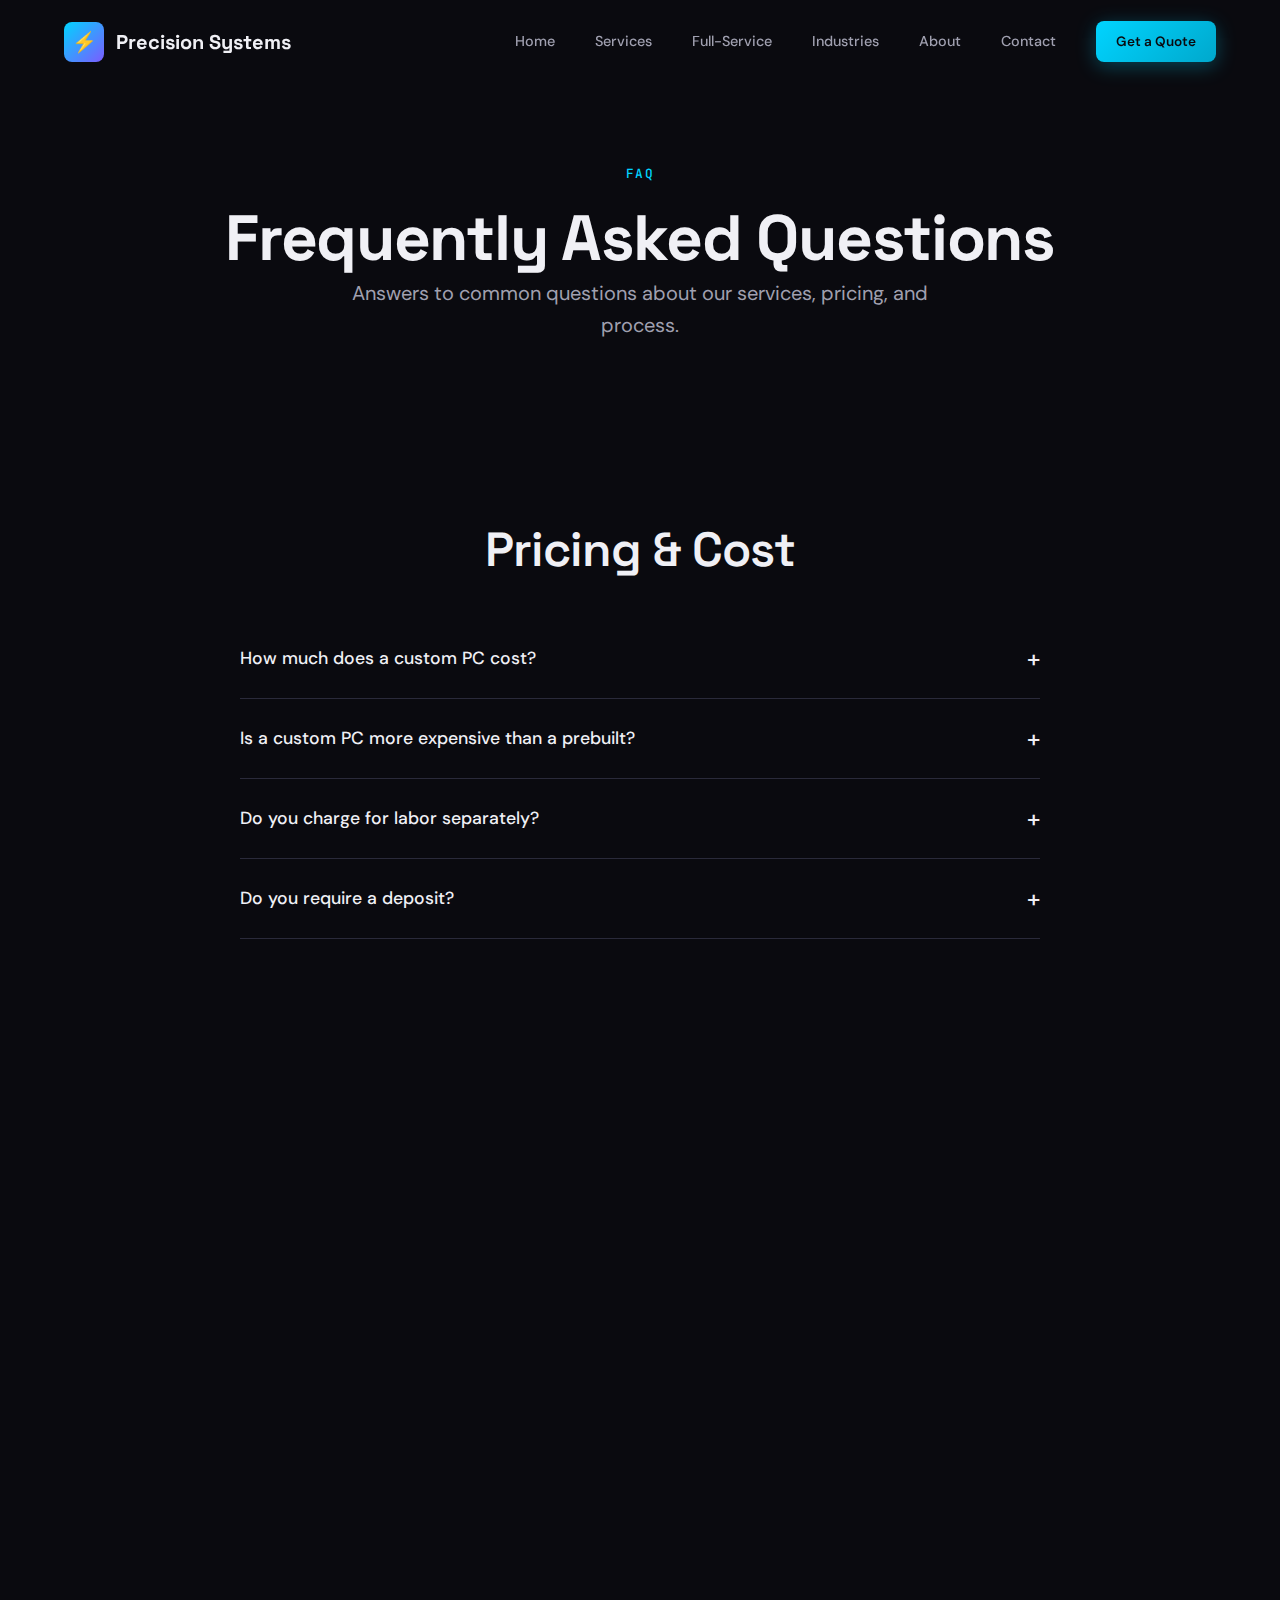
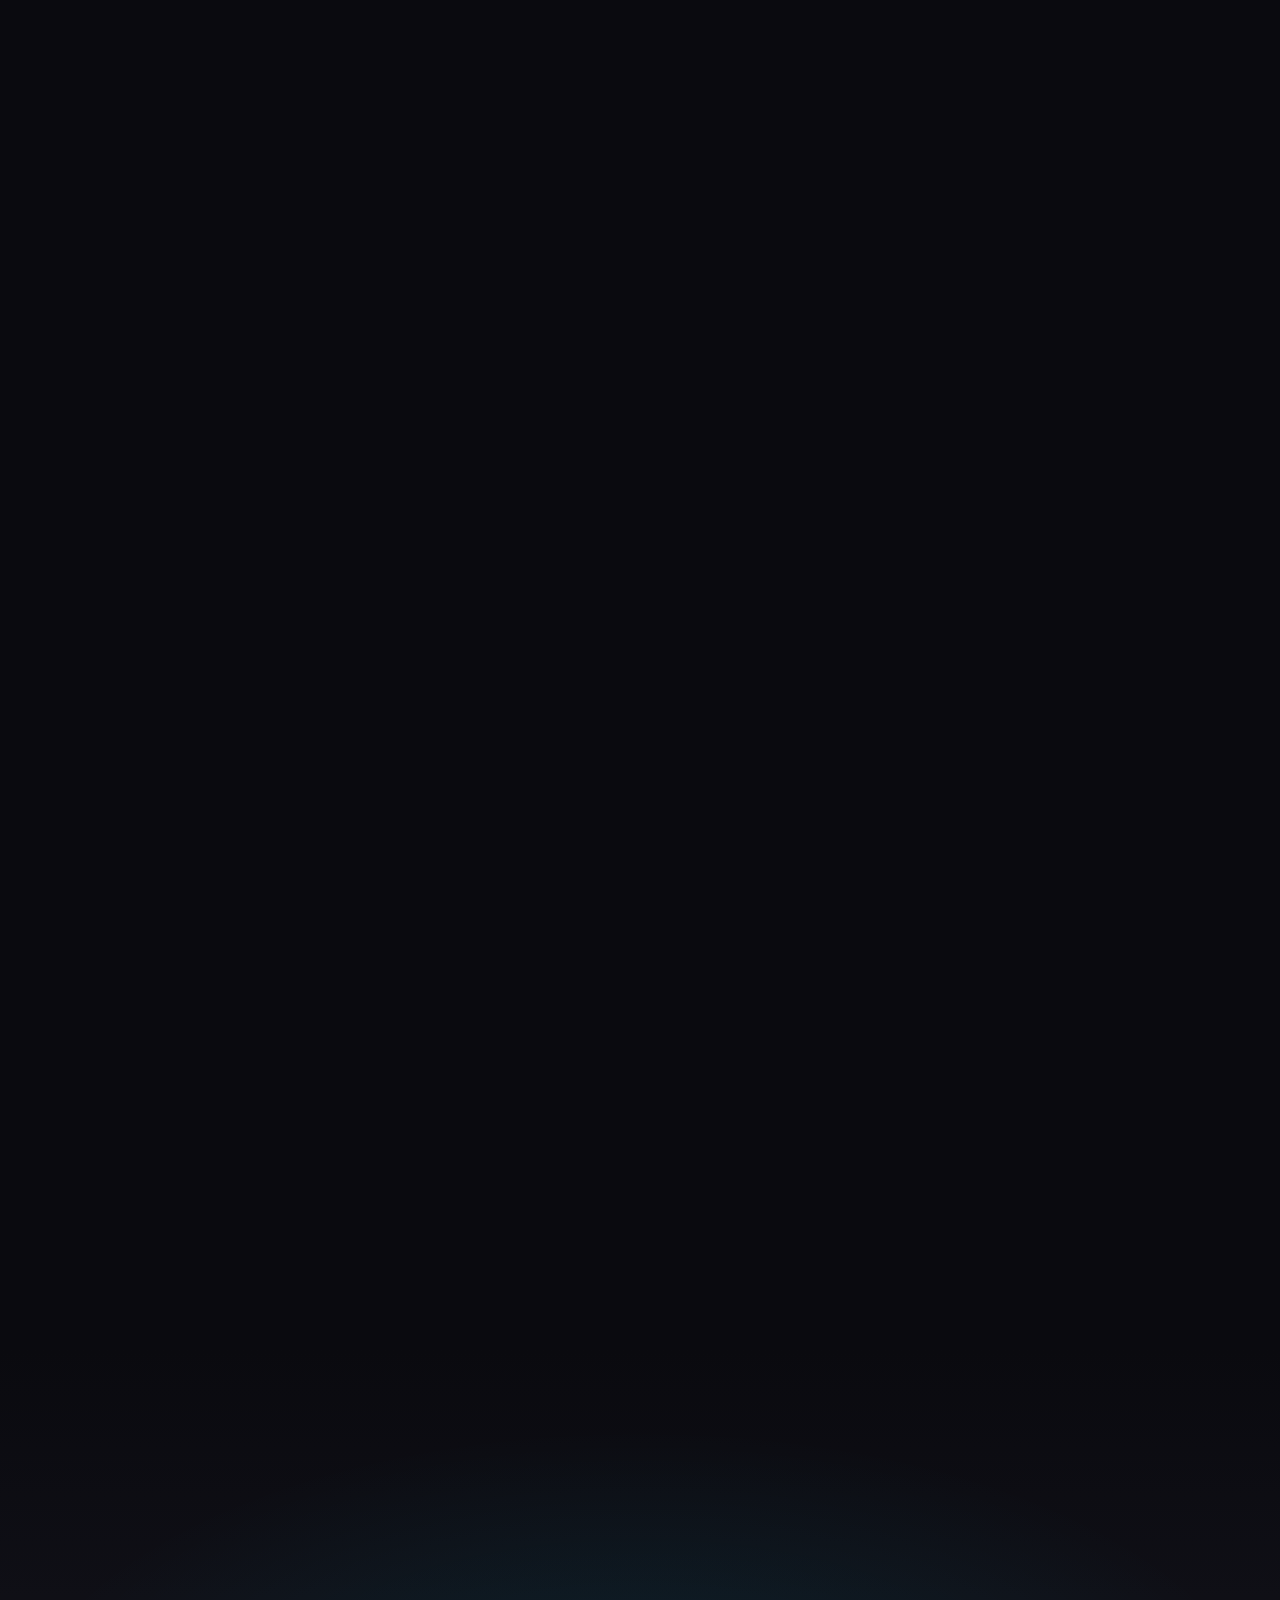
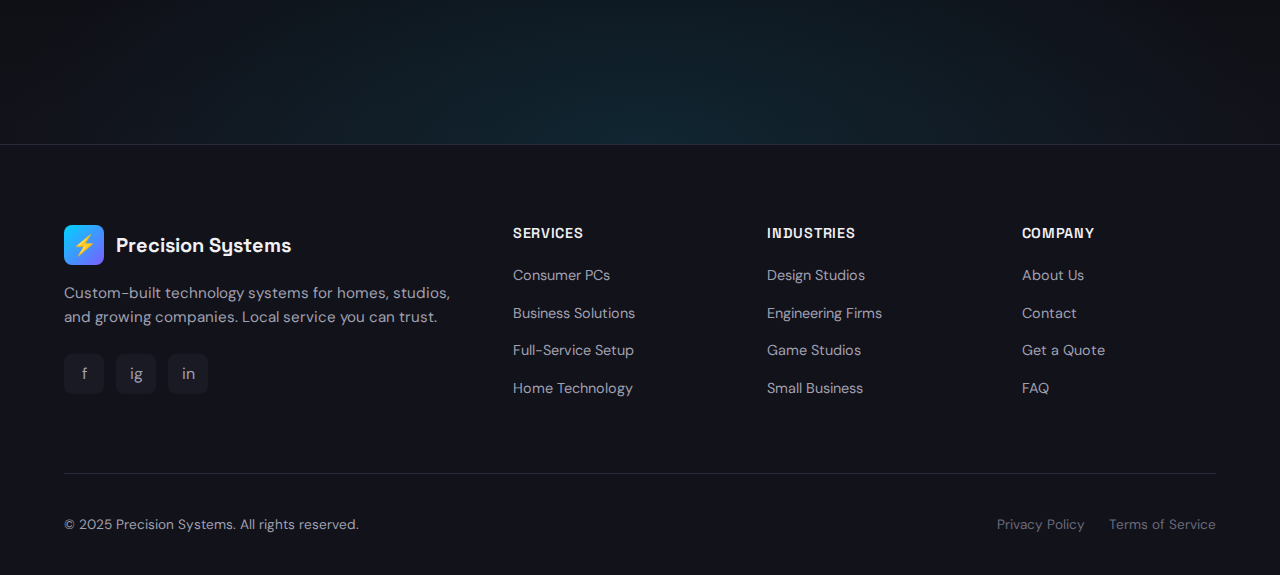
<file: faq.html>
<!DOCTYPE html>
<html lang="en">
<head>
  <meta charset="UTF-8">
  <meta name="viewport" content="width=device-width, initial-scale=1.0">
  <meta name="description" content="Frequently asked questions about custom PC builds, pricing, warranties, and our services.">
  <title>FAQ | Precision Systems</title>
  
  <!-- Fonts -->
  <link rel="preconnect" href="https://fonts.googleapis.com">
  <link rel="preconnect" href="https://fonts.gstatic.com" crossorigin>
  <link href="https://fonts.googleapis.com/css2?family=DM+Sans:wght@400;500;600;700&family=JetBrains+Mono:wght@400;500&family=Space+Grotesk:wght@500;600;700&display=swap" rel="stylesheet">
  
  <!-- Styles -->
  <link rel="stylesheet" href="css/styles.css">
  
  <!-- Favicon -->
  <link rel="icon" type="image/svg+xml" href="data:image/svg+xml,<svg xmlns='http://www.w3.org/2000/svg' viewBox='0 0 100 100'><text y='.9em' font-size='90'>⚡</text></svg>">
</head>
<body>
  <!-- Navigation -->
  <nav class="nav">
    <div class="nav-container">
      <a href="index.html" class="nav-logo">
        <div class="nav-logo-icon">⚡</div>
        <span>Precision Systems</span>
      </a>
      
      <ul class="nav-menu">
        <li><a href="index.html" class="nav-link">Home</a></li>
        <li><a href="services.html" class="nav-link">Services</a></li>
        <li><a href="full-service.html" class="nav-link">Full-Service</a></li>
        <li><a href="industries.html" class="nav-link">Industries</a></li>
        <li><a href="about.html" class="nav-link">About</a></li>
        <li><a href="contact.html" class="nav-link">Contact</a></li>
        <li class="nav-cta"><a href="quote.html" class="btn btn-primary btn-sm">Get a Quote</a></li>
      </ul>
      
      <button class="nav-toggle" aria-label="Toggle menu">
        <span></span>
        <span></span>
        <span></span>
      </button>
    </div>
  </nav>

  <!-- Page Header -->
  <section class="about-hero">
    <div class="container">
      <span class="section-label fade-in">FAQ</span>
      <h1 class="fade-in">Frequently Asked Questions</h1>
      <p class="hero-description fade-in" style="max-width: 600px; margin: 0 auto;">
        Answers to common questions about our services, pricing, and process.
      </p>
    </div>
  </section>

  <!-- FAQ Section -->
  <section class="section">
    <div class="container">
      <!-- Pricing & Cost -->
      <div class="section-header fade-in" style="margin-bottom: 40px;">
        <h2>Pricing & Cost</h2>
      </div>
      
      <div class="faq-list fade-in" style="margin-bottom: 60px;">
        <div class="faq-item">
          <button class="faq-question">
            <span>How much does a custom PC cost?</span>
            <span class="faq-icon">+</span>
          </button>
          <div class="faq-answer">
            <p>Custom PC pricing varies based on your requirements. Gaming PCs typically start around $800, creator workstations around $1,200, and office systems around $500. We provide detailed quotes with component breakdowns so you know exactly what you're paying for. There are no hidden fees.</p>
          </div>
        </div>
        
        <div class="faq-item">
          <button class="faq-question">
            <span>Is a custom PC more expensive than a prebuilt?</span>
            <span class="faq-icon">+</span>
          </button>
          <div class="faq-answer">
            <p>Not necessarily. While our builds may cost similarly to premium prebuilts, you get higher quality components, no bloatware, proper cable management, stress testing, and local support. Cheap prebuilts often cut corners on power supplies, cooling, and storage — components that matter for longevity and performance.</p>
          </div>
        </div>
        
        <div class="faq-item">
          <button class="faq-question">
            <span>Do you charge for labor separately?</span>
            <span class="faq-icon">+</span>
          </button>
          <div class="faq-answer">
            <p>Yes, we're transparent about this. Our quotes show component costs and service fees separately. Service fees cover consultation, assembly, testing, OS installation, and support. For full-service deployments, additional services like on-site setup are itemized clearly.</p>
          </div>
        </div>
        
        <div class="faq-item">
          <button class="faq-question">
            <span>Do you require a deposit?</span>
            <span class="faq-icon">+</span>
          </button>
          <div class="faq-answer">
            <p>Yes, we require a 50% deposit before ordering parts, with the remaining balance due upon completion. For business deployments, we can discuss payment terms that work for your organization.</p>
          </div>
        </div>
      </div>

      <!-- Build Process -->
      <div class="section-header fade-in" style="margin-bottom: 40px;">
        <h2>Build Process</h2>
      </div>
      
      <div class="faq-list fade-in" style="margin-bottom: 60px;">
        <div class="faq-item">
          <button class="faq-question">
            <span>How long does a custom PC build take?</span>
            <span class="faq-icon">+</span>
          </button>
          <div class="faq-answer">
            <p>Most consumer builds are completed within 5-7 business days after parts arrive. Part availability can affect timing. Rush builds are available for an additional fee. Business deployments are scheduled based on project scope — we'll provide a timeline during consultation.</p>
          </div>
        </div>
        
        <div class="faq-item">
          <button class="faq-question">
            <span>Can I bring my own parts?</span>
            <span class="faq-icon">+</span>
          </button>
          <div class="faq-answer">
            <p>Absolutely. We offer assembly-only services for customers who have already purchased components. We'll verify compatibility and let you know if we spot any potential issues. Note that customer-supplied parts are covered by their original manufacturer warranties, not our labor warranty.</p>
          </div>
        </div>
        
        <div class="faq-item">
          <button class="faq-question">
            <span>Do you install Windows?</span>
            <span class="faq-icon">+</span>
          </button>
          <div class="faq-answer">
            <p>Yes, OS installation is included in our standard service. We install a clean copy of Windows (or Linux if preferred) with all necessary drivers and updates. We can also install your licensed software. You'll need to provide your own Windows license key, or we can include one in your quote.</p>
          </div>
        </div>
        
        <div class="faq-item">
          <button class="faq-question">
            <span>What testing do you perform?</span>
            <span class="faq-icon">+</span>
          </button>
          <div class="faq-answer">
            <p>Every system undergoes stress testing including CPU stress tests, GPU benchmarks, memory testing, and storage validation. We run these tests for extended periods to catch any stability issues. For business builds, we can also test with your specific software to ensure compatibility.</p>
          </div>
        </div>
        
        <div class="faq-item">
          <button class="faq-question">
            <span>Can I make changes after I've approved the build?</span>
            <span class="faq-icon">+</span>
          </button>
          <div class="faq-answer">
            <p>We can accommodate changes before parts are ordered. Once parts are ordered, changes may incur restocking fees or additional costs. We recommend taking time to review your quote carefully before approval.</p>
          </div>
        </div>
      </div>

      <!-- Warranty & Support -->
      <div class="section-header fade-in" style="margin-bottom: 40px;">
        <h2>Warranty & Support</h2>
      </div>
      
      <div class="faq-list fade-in" style="margin-bottom: 60px;">
        <div class="faq-item">
          <button class="faq-question">
            <span>What warranty do you offer?</span>
            <span class="faq-icon">+</span>
          </button>
          <div class="faq-answer">
            <p>We provide a labor warranty on all builds (typically 30-90 days depending on the project type). This covers any issues related to assembly or configuration. All component parts retain their original manufacturer warranties (typically 2-5 years depending on the part), and we help coordinate warranty claims if issues arise.</p>
          </div>
        </div>
        
        <div class="faq-item">
          <button class="faq-question">
            <span>What if something breaks after the warranty period?</span>
            <span class="faq-icon">+</span>
          </button>
          <div class="faq-answer">
            <p>We're still here to help. We offer paid diagnostic and repair services, and can assist with manufacturer warranty claims even after our labor warranty expires. Being local means you have ongoing support for the life of your system.</p>
          </div>
        </div>
        
        <div class="faq-item">
          <button class="faq-question">
            <span>Do you offer ongoing support contracts?</span>
            <span class="faq-icon">+</span>
          </button>
          <div class="faq-answer">
            <p>For business clients, yes. We offer ongoing support and maintenance agreements that include priority response, regular check-ins, and discounted service rates. Contact us to discuss options for your organization.</p>
          </div>
        </div>
      </div>

      <!-- Delivery & Pickup -->
      <div class="section-header fade-in" style="margin-bottom: 40px;">
        <h2>Delivery & Pickup</h2>
      </div>
      
      <div class="faq-list fade-in" style="margin-bottom: 60px;">
        <div class="faq-item">
          <button class="faq-question">
            <span>What areas do you serve?</span>
            <span class="faq-icon">+</span>
          </button>
          <div class="faq-answer">
            <p>We provide local service throughout [Your City] and surrounding areas. Our delivery and on-site service area typically extends about 30 miles from our location. Not sure if you're in range? Contact us with your ZIP code and we'll let you know.</p>
          </div>
        </div>
        
        <div class="faq-item">
          <button class="faq-question">
            <span>Can I pick up my system?</span>
            <span class="faq-icon">+</span>
          </button>
          <div class="faq-answer">
            <p>Absolutely. Local pickup is always available at no additional charge. When you pick up, we'll walk you through your system, show you the test results, and answer any questions before you leave.</p>
          </div>
        </div>
        
        <div class="faq-item">
          <button class="faq-question">
            <span>Do you ship systems?</span>
            <span class="faq-icon">+</span>
          </button>
          <div class="faq-answer">
            <p>We focus on local service, which is where we provide the most value. Shipping PCs carries risk of damage and eliminates our ability to provide on-site support. For clients outside our service area, we can recommend reputable builders in your region.</p>
          </div>
        </div>
        
        <div class="faq-item">
          <button class="faq-question">
            <span>Do you offer on-site setup?</span>
            <span class="faq-icon">+</span>
          </button>
          <div class="faq-answer">
            <p>Yes. For an additional fee, we'll deliver your system and set it up at your desk — connecting monitors, peripherals, and network. For business deployments, on-site setup is included in our full-service offering.</p>
          </div>
        </div>
      </div>

      <!-- Business Services -->
      <div class="section-header fade-in" style="margin-bottom: 40px;">
        <h2>Business Services</h2>
      </div>
      
      <div class="faq-list fade-in">
        <div class="faq-item">
          <button class="faq-question">
            <span>What's the minimum order for business deployments?</span>
            <span class="faq-icon">+</span>
          </button>
          <div class="faq-answer">
            <p>There's no strict minimum. We've helped businesses deploy as few as 2 workstations and as many as 50+. However, our full-service offering provides the most value for deployments of 3 or more systems where consistency and integration matter.</p>
          </div>
        </div>
        
        <div class="faq-item">
          <button class="faq-question">
            <span>Can you work with our IT department?</span>
            <span class="faq-icon">+</span>
          </button>
          <div class="faq-answer">
            <p>Absolutely. We're happy to coordinate with your internal IT team or MSP. We can follow your imaging requirements, integrate with your domain, and document everything for your records. We see ourselves as an extension of your team, not a replacement.</p>
          </div>
        </div>
        
        <div class="faq-item">
          <button class="faq-question">
            <span>Do you provide invoices for accounting?</span>
            <span class="faq-icon">+</span>
          </button>
          <div class="faq-answer">
            <p>Yes. All business clients receive detailed invoices suitable for expense tracking and tax purposes. We can also provide quotes in formats required by your procurement process.</p>
          </div>
        </div>
        
        <div class="faq-item">
          <button class="faq-question">
            <span>Can you source specific hardware brands?</span>
            <span class="faq-icon">+</span>
          </button>
          <div class="faq-answer">
            <p>In most cases, yes. If your organization has preferred vendors or requires specific certified hardware (like ISV-certified GPUs), we can source accordingly. Let us know your requirements during consultation.</p>
          </div>
        </div>
      </div>
    </div>
  </section>

  <!-- Still Have Questions -->
  <section class="cta-section">
    <div class="container">
      <div class="cta-content fade-in">
        <h2>Still Have Questions?</h2>
        <p>We're happy to answer anything not covered here.</p>
        <div class="cta-buttons">
          <a href="contact.html" class="btn btn-primary btn-lg">Contact Us</a>
          <a href="quote.html" class="btn btn-secondary btn-lg">Get a Quote</a>
        </div>
      </div>
    </div>
  </section>

  <!-- Footer -->
  <footer class="footer">
    <div class="container">
      <div class="footer-grid">
        <div class="footer-brand">
          <a href="index.html" class="nav-logo">
            <div class="nav-logo-icon">⚡</div>
            <span>Precision Systems</span>
          </a>
          <p>Custom-built technology systems for homes, studios, and growing companies. Local service you can trust.</p>
          <div class="footer-social">
            <a href="#" aria-label="Facebook">f</a>
            <a href="#" aria-label="Instagram">ig</a>
            <a href="#" aria-label="LinkedIn">in</a>
          </div>
        </div>
        
        <div class="footer-column">
          <h4>Services</h4>
          <ul>
            <li><a href="services.html#consumer">Consumer PCs</a></li>
            <li><a href="services.html#business">Business Solutions</a></li>
            <li><a href="full-service.html">Full-Service Setup</a></li>
            <li><a href="services.html#home-tech">Home Technology</a></li>
          </ul>
        </div>
        
        <div class="footer-column">
          <h4>Industries</h4>
          <ul>
            <li><a href="industries.html#design">Design Studios</a></li>
            <li><a href="industries.html#engineering">Engineering Firms</a></li>
            <li><a href="industries.html#gaming">Game Studios</a></li>
            <li><a href="industries.html#business">Small Business</a></li>
          </ul>
        </div>
        
        <div class="footer-column">
          <h4>Company</h4>
          <ul>
            <li><a href="about.html">About Us</a></li>
            <li><a href="contact.html">Contact</a></li>
            <li><a href="quote.html">Get a Quote</a></li>
            <li><a href="faq.html">FAQ</a></li>
          </ul>
        </div>
      </div>
      
      <div class="footer-bottom">
        <p>&copy; 2025 Precision Systems. All rights reserved.</p>
        <div class="footer-legal">
          <a href="privacy.html">Privacy Policy</a>
          <a href="terms.html">Terms of Service</a>
        </div>
      </div>
    </div>
  </footer>

  <script src="js/main.js"></script>
</body>
</html>
</file>
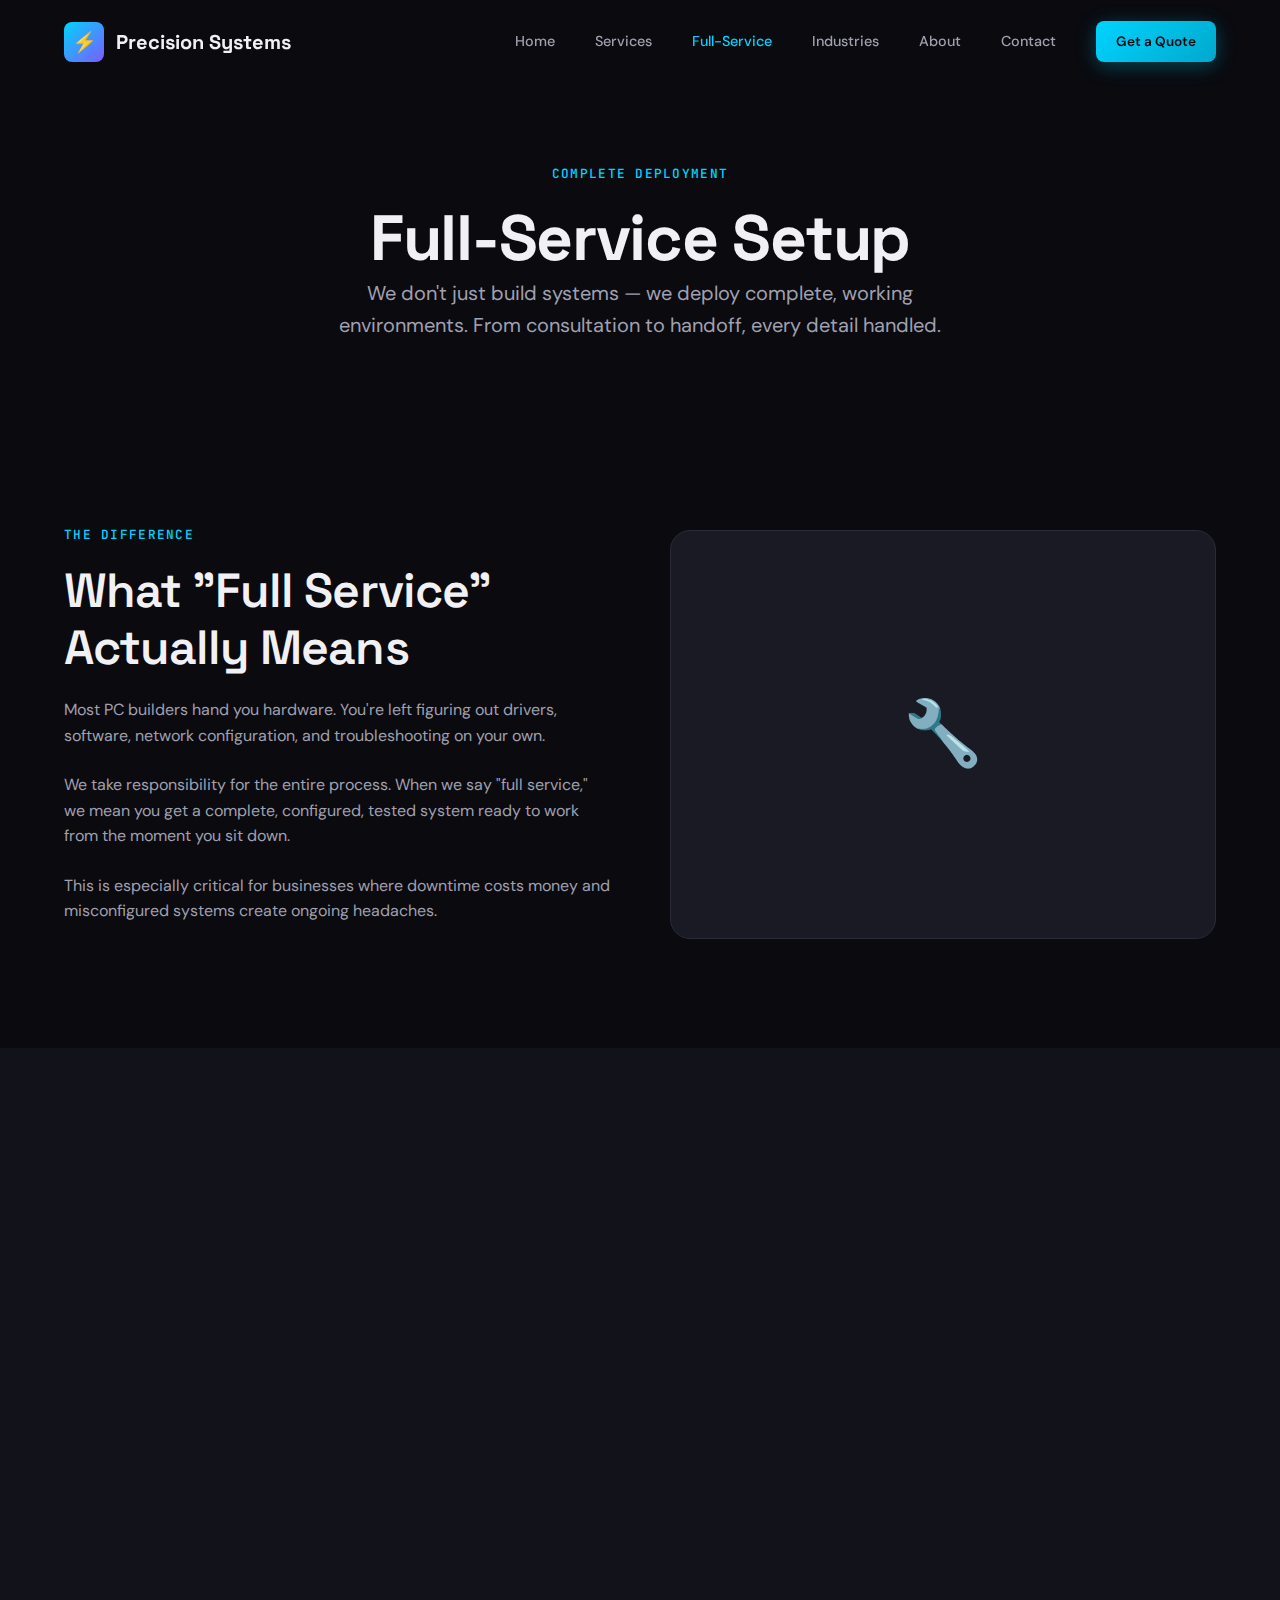
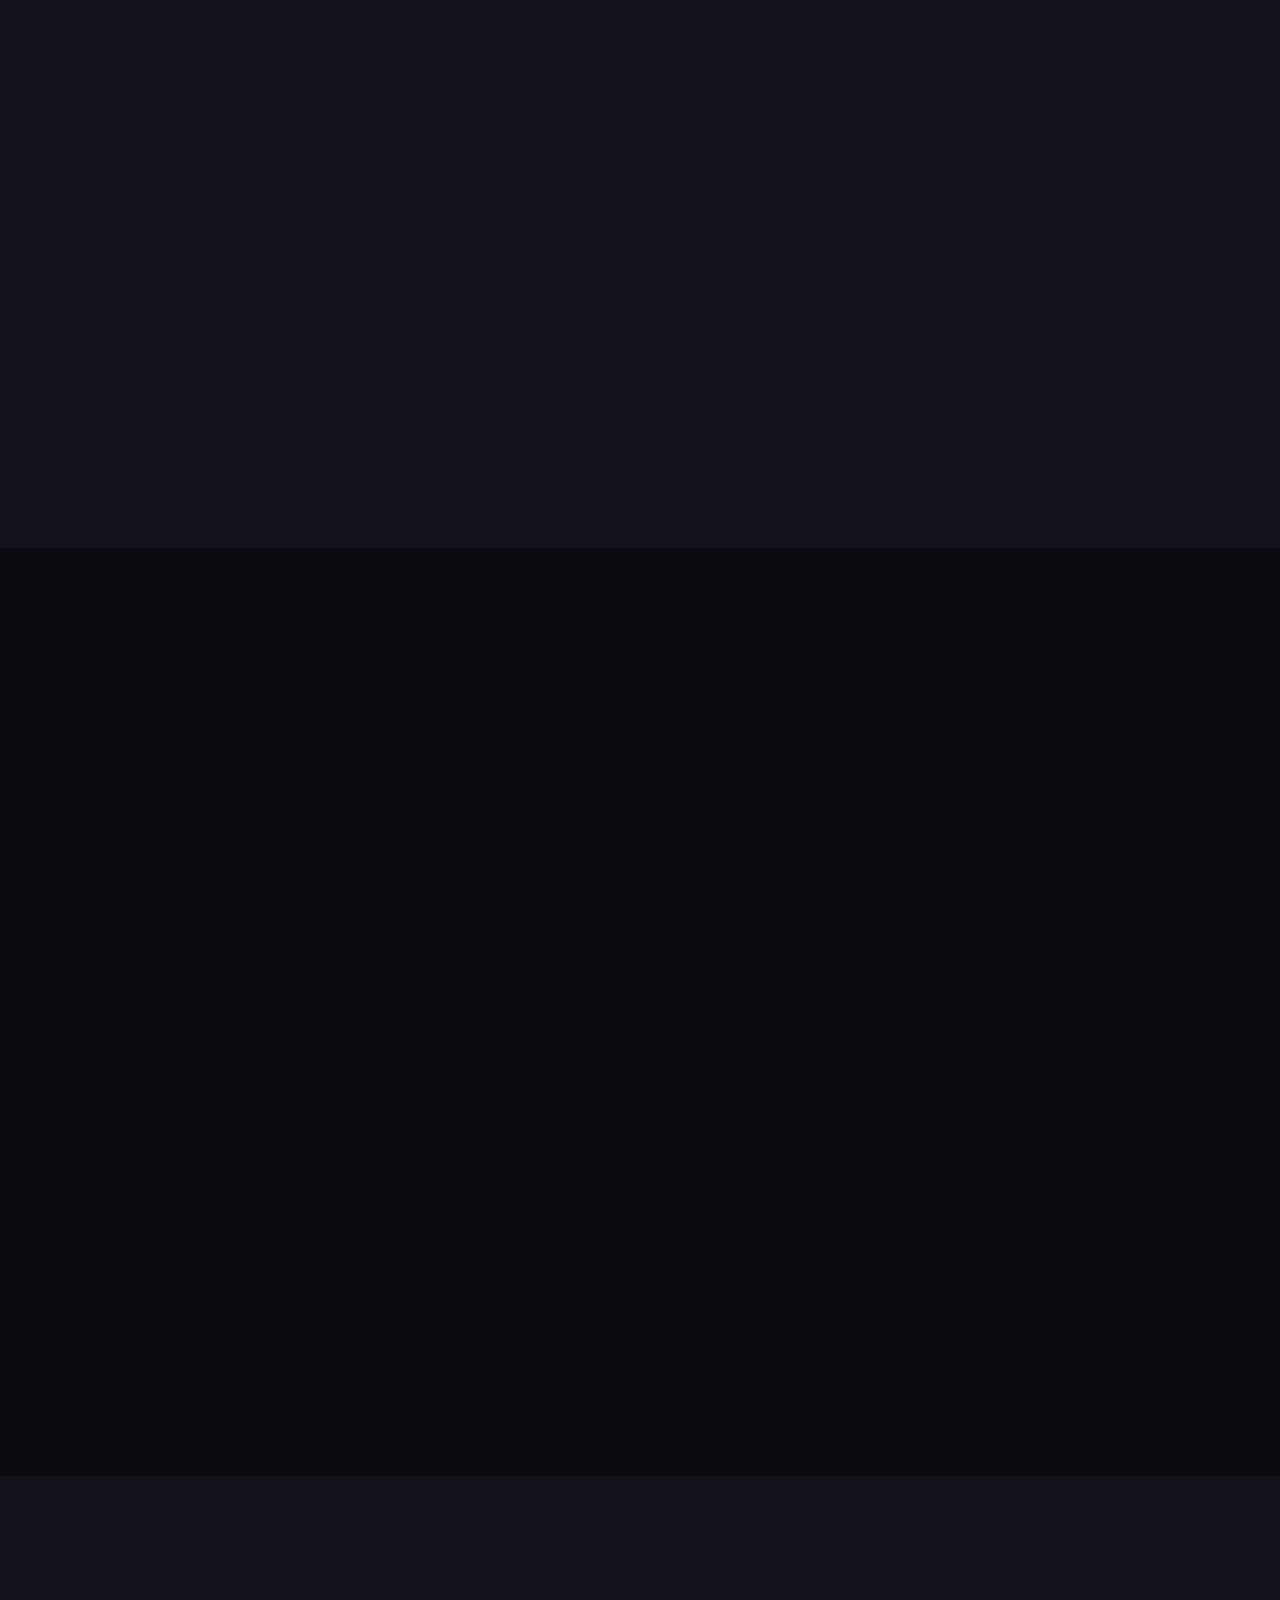
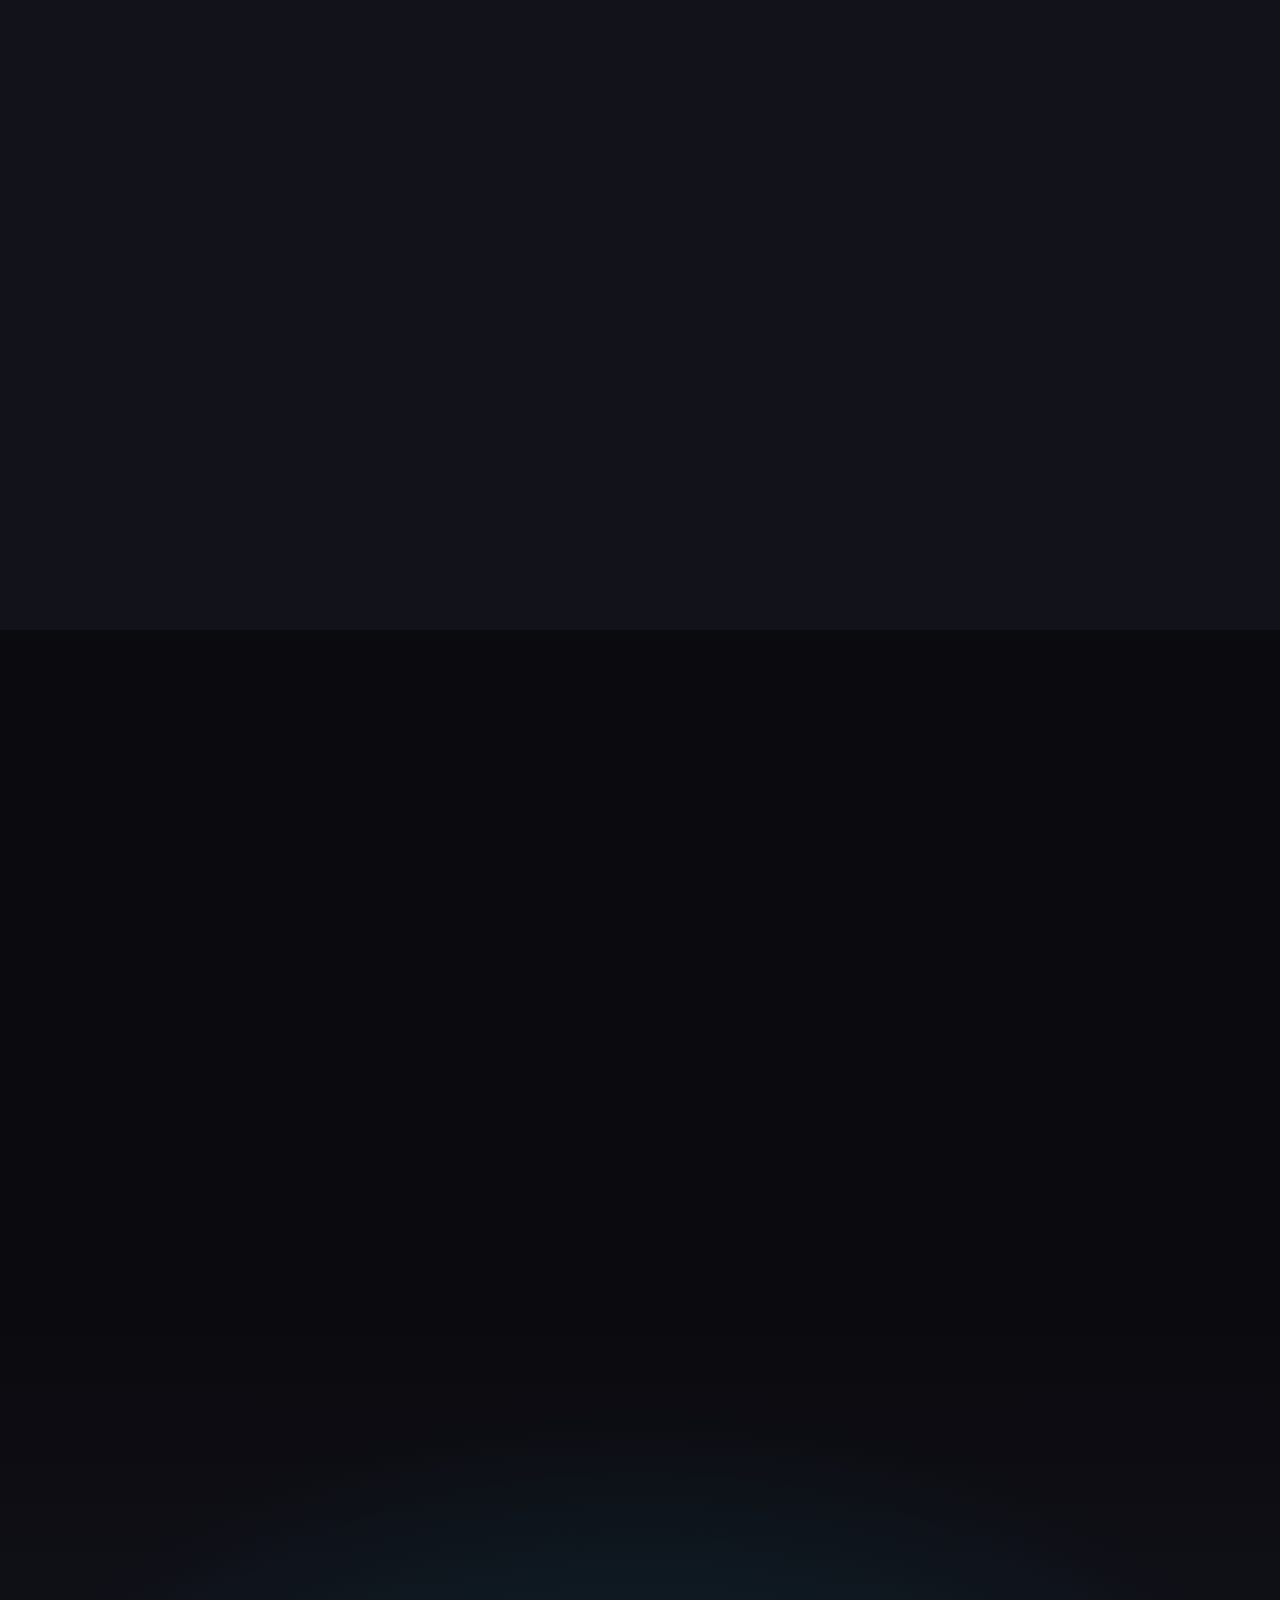
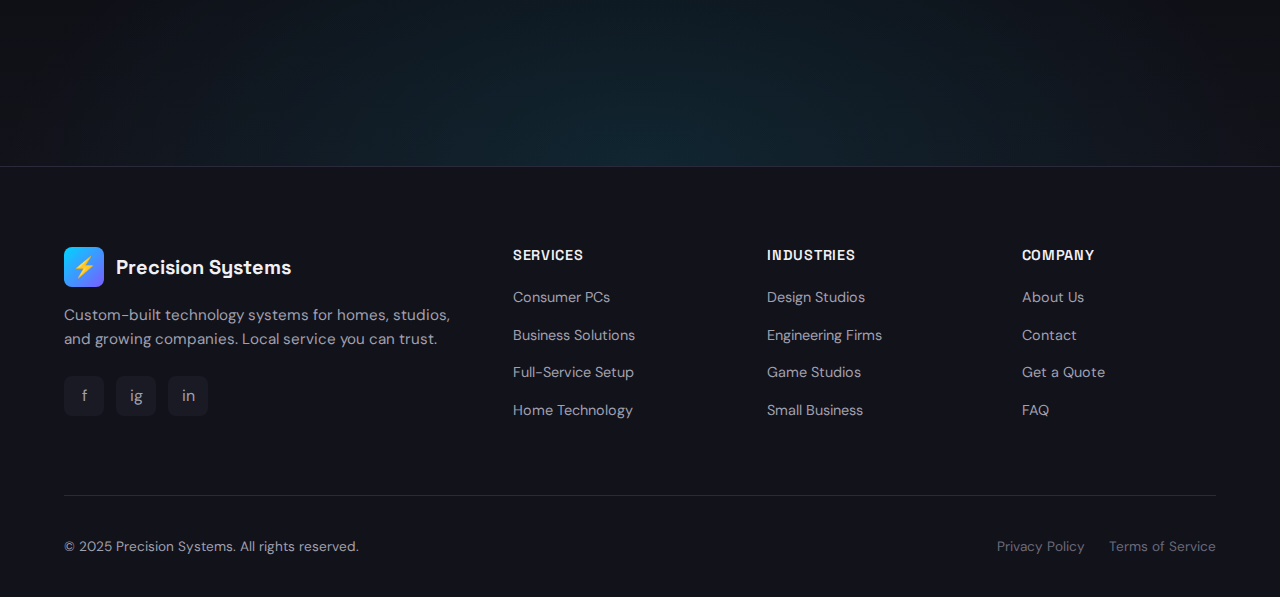
<file: full-service.html>
<!DOCTYPE html>
<html lang="en">
<head>
  <meta charset="UTF-8">
  <meta name="viewport" content="width=device-width, initial-scale=1.0">
  <meta name="description" content="Full-service technology deployment: consultation, hardware procurement, assembly, software installation, testing, and on-site setup.">
  <title>Full-Service Setup | Precision Systems</title>
  
  <!-- Fonts -->
  <link rel="preconnect" href="https://fonts.googleapis.com">
  <link rel="preconnect" href="https://fonts.gstatic.com" crossorigin>
  <link href="https://fonts.googleapis.com/css2?family=DM+Sans:wght@400;500;600;700&family=JetBrains+Mono:wght@400;500&family=Space+Grotesk:wght@500;600;700&display=swap" rel="stylesheet">
  
  <!-- Styles -->
  <link rel="stylesheet" href="css/styles.css">
  
  <!-- Favicon -->
  <link rel="icon" type="image/svg+xml" href="data:image/svg+xml,<svg xmlns='http://www.w3.org/2000/svg' viewBox='0 0 100 100'><text y='.9em' font-size='90'>⚡</text></svg>">
</head>
<body>
  <!-- Navigation -->
  <nav class="nav">
    <div class="nav-container">
      <a href="index.html" class="nav-logo">
        <div class="nav-logo-icon">⚡</div>
        <span>Precision Systems</span>
      </a>
      
      <ul class="nav-menu">
        <li><a href="index.html" class="nav-link">Home</a></li>
        <li><a href="services.html" class="nav-link">Services</a></li>
        <li><a href="full-service.html" class="nav-link active">Full-Service</a></li>
        <li><a href="industries.html" class="nav-link">Industries</a></li>
        <li><a href="about.html" class="nav-link">About</a></li>
        <li><a href="contact.html" class="nav-link">Contact</a></li>
        <li class="nav-cta"><a href="quote.html" class="btn btn-primary btn-sm">Get a Quote</a></li>
      </ul>
      
      <button class="nav-toggle" aria-label="Toggle menu">
        <span></span>
        <span></span>
        <span></span>
      </button>
    </div>
  </nav>

  <!-- Page Header -->
  <section class="about-hero">
    <div class="container">
      <span class="section-label fade-in">Complete Deployment</span>
      <h1 class="fade-in">Full-Service Setup</h1>
      <p class="hero-description fade-in" style="max-width: 650px; margin: 0 auto;">
        We don't just build systems — we deploy complete, working environments. From consultation to handoff, every detail handled.
      </p>
    </div>
  </section>

  <!-- What Full Service Means -->
  <section class="section">
    <div class="container">
      <div class="split-section">
        <div class="split-content fade-in">
          <span class="section-label">The Difference</span>
          <h2>What "Full Service" Actually Means</h2>
          <p>
            Most PC builders hand you hardware. You're left figuring out drivers, software, network configuration, and troubleshooting on your own.
          </p>
          <p>
            We take responsibility for the entire process. When we say "full service," we mean you get a complete, configured, tested system ready to work from the moment you sit down.
          </p>
          <p>
            This is especially critical for businesses where downtime costs money and misconfigured systems create ongoing headaches.
          </p>
        </div>
        <div class="fade-in">
          <div class="about-image">🔧</div>
        </div>
      </div>
    </div>
  </section>

  <!-- Full Service Steps -->
  <section class="section" style="background: var(--bg-secondary);">
    <div class="container">
      <div class="section-header fade-in">
        <span class="section-label">Our Process</span>
        <h2>What Full Service Includes</h2>
        <p>Every step of the deployment process, handled professionally.</p>
      </div>
      
      <div class="full-service-list">
        <div class="full-service-item fade-in">
          <div class="number">1</div>
          <div>
            <h4>Consultation & Requirements Gathering</h4>
            <p>We learn about your work, your software, your team size, and your goals. No generic recommendations.</p>
          </div>
        </div>
        
        <div class="full-service-item fade-in">
          <div class="number">2</div>
          <div>
            <h4>Hardware Design & Procurement</h4>
            <p>We spec components based on your actual workloads and software requirements, then source quality parts.</p>
          </div>
        </div>
        
        <div class="full-service-item fade-in">
          <div class="number">3</div>
          <div>
            <h4>Assembly & Validation</h4>
            <p>Professional assembly with proper cable management, thermal paste application, and initial hardware testing.</p>
          </div>
        </div>
        
        <div class="full-service-item fade-in">
          <div class="number">4</div>
          <div>
            <h4>OS, Drivers & Firmware</h4>
            <p>Clean Windows or Linux installation with all necessary drivers and firmware updates applied.</p>
          </div>
        </div>
        
        <div class="full-service-item fade-in">
          <div class="number">5</div>
          <div>
            <h4>Required Software Installation</h4>
            <p>Your software, installed and configured. We handle licensing verification (client-provided licenses).</p>
          </div>
        </div>
        
        <div class="full-service-item fade-in">
          <div class="number">6</div>
          <div>
            <h4>Network Integration</h4>
            <p>Systems configured to work with your existing network, file shares, printers, and infrastructure.</p>
          </div>
        </div>
        
        <div class="full-service-item fade-in">
          <div class="number">7</div>
          <div>
            <h4>Testing Under Real Workloads</h4>
            <p>We run your actual software and simulate real work to catch issues before you do.</p>
          </div>
        </div>
        
        <div class="full-service-item fade-in">
          <div class="number">8</div>
          <div>
            <h4>On-Site Deployment</h4>
            <p>We deliver, set up at desks, and ensure everything connects properly in your environment.</p>
          </div>
        </div>
        
        <div class="full-service-item fade-in">
          <div class="number">9</div>
          <div>
            <h4>Documentation & Handover</h4>
            <p>You receive documentation covering specs, configurations, and support information.</p>
          </div>
        </div>
        
        <div class="full-service-item fade-in">
          <div class="number">10</div>
          <div>
            <h4>Post-Deployment Support</h4>
            <p>We're local and available for questions, issues, or adjustments after deployment.</p>
          </div>
        </div>
      </div>
    </div>
  </section>

  <!-- Who Is This For -->
  <section class="section">
    <div class="container">
      <div class="section-header fade-in">
        <span class="section-label">Ideal For</span>
        <h2>Who Full-Service Is For</h2>
        <p>Organizations and individuals who need systems that work from day one.</p>
      </div>
      
      <div class="services-grid">
        <div class="card fade-in">
          <div class="card-icon">🏢</div>
          <h3>New Offices</h3>
          <p>Opening a new location? We'll spec, build, and deploy everything your team needs to start working immediately.</p>
        </div>
        
        <div class="card fade-in">
          <div class="card-icon">🎬</div>
          <h3>Creative Studios</h3>
          <p>Identical workstations across your team, configured for your creative software with shared storage integration.</p>
        </div>
        
        <div class="card fade-in">
          <div class="card-icon">⚙️</div>
          <h3>Engineering Teams</h3>
          <p>Systems built to software vendor specifications with stability testing for simulation and modeling workloads.</p>
        </div>
        
        <div class="card fade-in">
          <div class="card-icon">🎮</div>
          <h3>Game Development</h3>
          <p>Development environments matched to engine requirements with consistent specs across your team.</p>
        </div>
        
        <div class="card fade-in">
          <div class="card-icon">📈</div>
          <h3>Growing Companies</h3>
          <p>Scaling up? We help you add workstations that match your existing setup and integrate seamlessly.</p>
        </div>
        
        <div class="card fade-in">
          <div class="card-icon">🏠</div>
          <h3>Home Power Users</h3>
          <p>Want a complete home office or gaming setup without the hassle? Full service isn't just for businesses.</p>
        </div>
      </div>
    </div>
  </section>

  <!-- What We Handle -->
  <section class="section" style="background: var(--bg-secondary);">
    <div class="container">
      <div class="split-section">
        <div class="fade-in">
          <div class="card" style="margin-bottom: 20px;">
            <h4>✓ Hardware Selection</h4>
            <p>CPUs, GPUs, RAM, storage — matched to your software requirements.</p>
          </div>
          <div class="card" style="margin-bottom: 20px;">
            <h4>✓ Software Installation</h4>
            <p>Operating systems, drivers, applications, and tools.</p>
          </div>
          <div class="card" style="margin-bottom: 20px;">
            <h4>✓ Network Configuration</h4>
            <p>IP settings, domain joining, file share access, printer setup.</p>
          </div>
          <div class="card">
            <h4>✓ Physical Deployment</h4>
            <p>Delivery, desk setup, cable management, and power configuration.</p>
          </div>
        </div>
        <div class="split-content fade-in">
          <span class="section-label">Everything Covered</span>
          <h2>You Focus on Work. We Handle Technology.</h2>
          <p>
            The goal of full-service is simple: remove technology friction so you can focus on what you actually do.
          </p>
          <p>
            For businesses, this means your team doesn't spend the first week troubleshooting driver issues or figuring out network settings. For individuals, it means turning on your system and immediately getting to work or play.
          </p>
          <p>
            We've seen too many "completed" builds arrive missing drivers, with software errors, or with configurations that don't match the client's environment. Full service eliminates that.
          </p>
          <a href="quote.html" class="btn btn-primary mt-3">Request Full-Service Quote →</a>
        </div>
      </div>
    </div>
  </section>

  <!-- Guarantees -->
  <section class="section">
    <div class="container">
      <div class="section-header fade-in">
        <span class="section-label">Our Commitment</span>
        <h2>Full-Service Guarantees</h2>
      </div>
      
      <div class="services-grid" style="max-width: 900px; margin: 0 auto;">
        <div class="card fade-in">
          <h3>🔬 Stress-Tested</h3>
          <p>Every system runs stability tests and real workload simulations before leaving our bench.</p>
        </div>
        <div class="card fade-in">
          <h3>📋 Documented</h3>
          <p>You receive complete documentation of specs, configurations, licenses, and support contacts.</p>
        </div>
        <div class="card fade-in">
          <h3>🛠️ Warranty Support</h3>
          <p>Labor warranty included. We also help coordinate manufacturer warranties on all parts.</p>
        </div>
        <div class="card fade-in">
          <h3>📞 Local Support</h3>
          <p>We're in your area. Post-deployment questions and issues are handled quickly.</p>
        </div>
      </div>
    </div>
  </section>

  <!-- CTA Section -->
  <section class="cta-section">
    <div class="container">
      <div class="cta-content fade-in">
        <h2>Ready for Full-Service Deployment?</h2>
        <p>Tell us about your project and we'll put together a comprehensive proposal.</p>
        <div class="cta-buttons">
          <a href="quote.html" class="btn btn-primary btn-lg">Get a Quote</a>
          <a href="contact.html" class="btn btn-secondary btn-lg">Contact Us</a>
        </div>
      </div>
    </div>
  </section>

  <!-- Footer -->
  <footer class="footer">
    <div class="container">
      <div class="footer-grid">
        <div class="footer-brand">
          <a href="index.html" class="nav-logo">
            <div class="nav-logo-icon">⚡</div>
            <span>Precision Systems</span>
          </a>
          <p>Custom-built technology systems for homes, studios, and growing companies. Local service you can trust.</p>
          <div class="footer-social">
            <a href="#" aria-label="Facebook">f</a>
            <a href="#" aria-label="Instagram">ig</a>
            <a href="#" aria-label="LinkedIn">in</a>
          </div>
        </div>
        
        <div class="footer-column">
          <h4>Services</h4>
          <ul>
            <li><a href="services.html#consumer">Consumer PCs</a></li>
            <li><a href="services.html#business">Business Solutions</a></li>
            <li><a href="full-service.html">Full-Service Setup</a></li>
            <li><a href="services.html#home-tech">Home Technology</a></li>
          </ul>
        </div>
        
        <div class="footer-column">
          <h4>Industries</h4>
          <ul>
            <li><a href="industries.html#design">Design Studios</a></li>
            <li><a href="industries.html#engineering">Engineering Firms</a></li>
            <li><a href="industries.html#gaming">Game Studios</a></li>
            <li><a href="industries.html#business">Small Business</a></li>
          </ul>
        </div>
        
        <div class="footer-column">
          <h4>Company</h4>
          <ul>
            <li><a href="about.html">About Us</a></li>
            <li><a href="contact.html">Contact</a></li>
            <li><a href="quote.html">Get a Quote</a></li>
            <li><a href="faq.html">FAQ</a></li>
          </ul>
        </div>
      </div>
      
      <div class="footer-bottom">
        <p>&copy; 2025 Precision Systems. All rights reserved.</p>
        <div class="footer-legal">
          <a href="privacy.html">Privacy Policy</a>
          <a href="terms.html">Terms of Service</a>
        </div>
      </div>
    </div>
  </footer>

  <script src="js/main.js"></script>
</body>
</html>
</file>
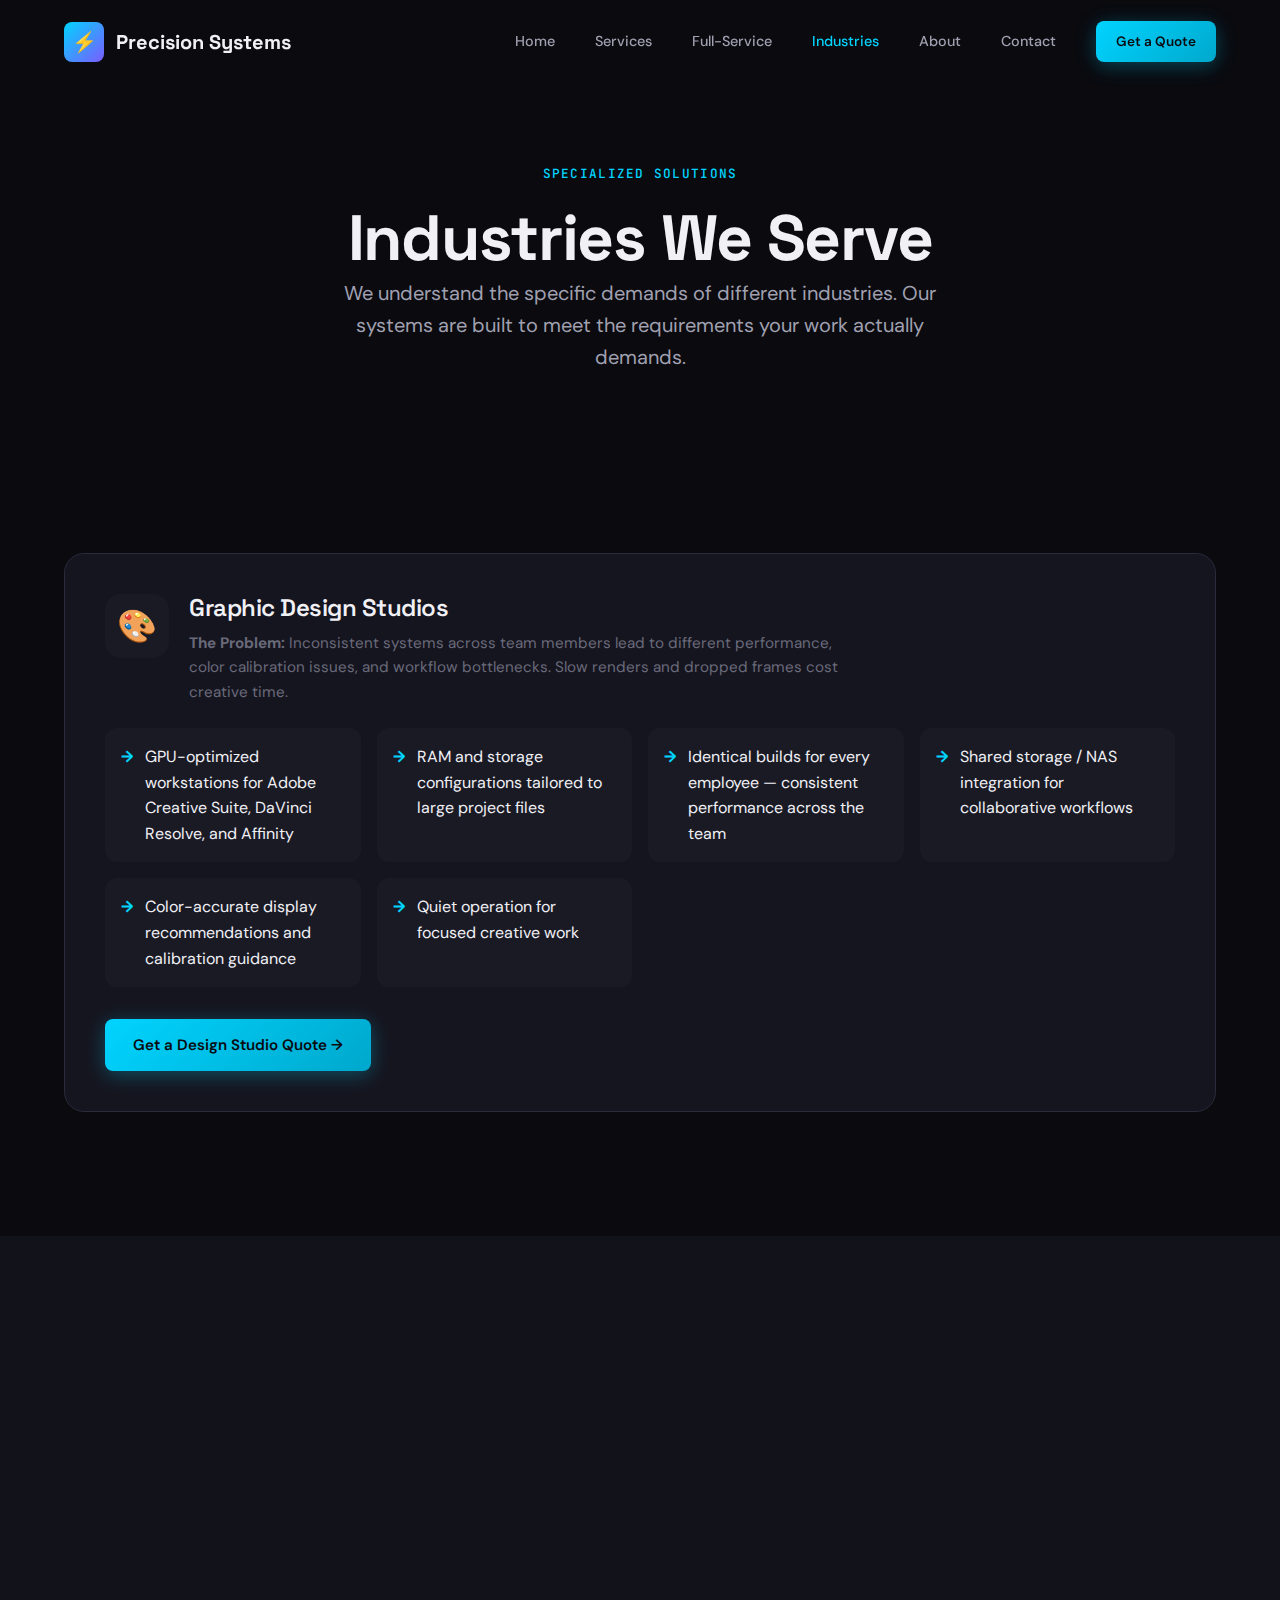
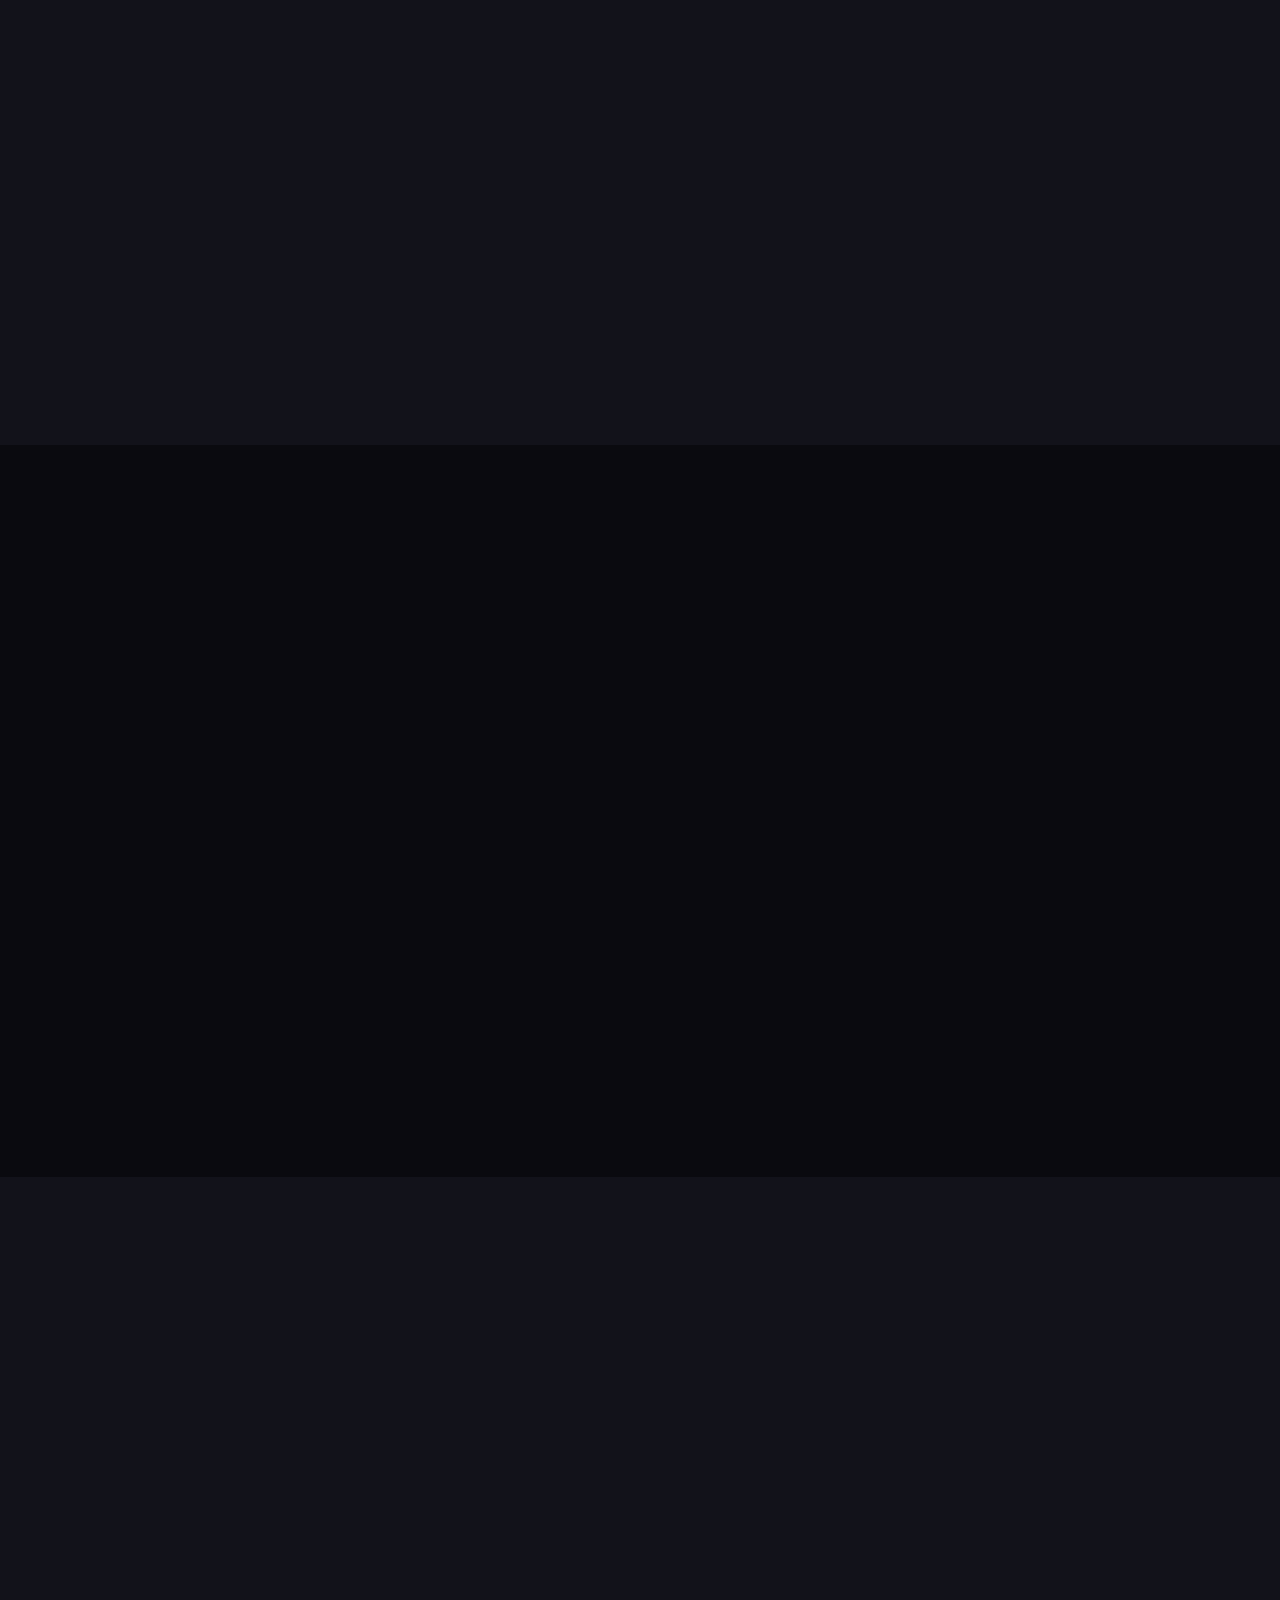
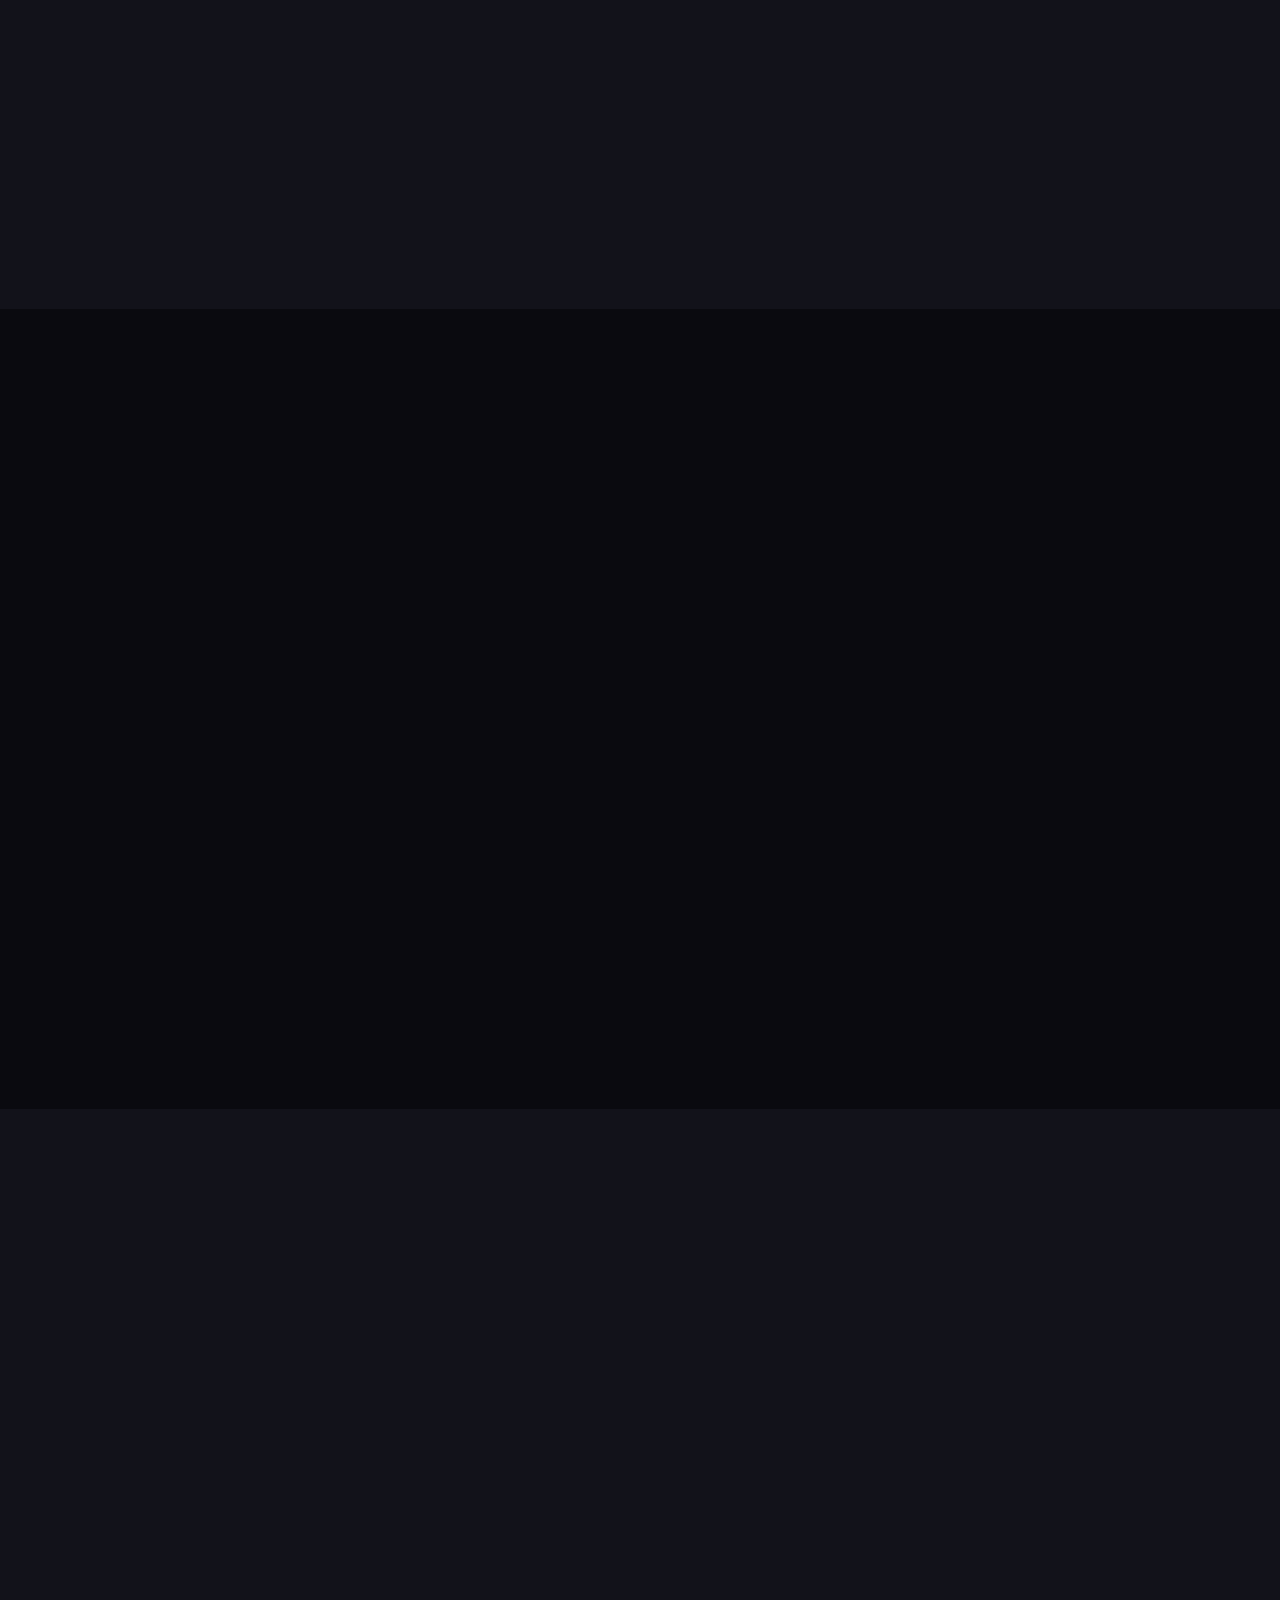
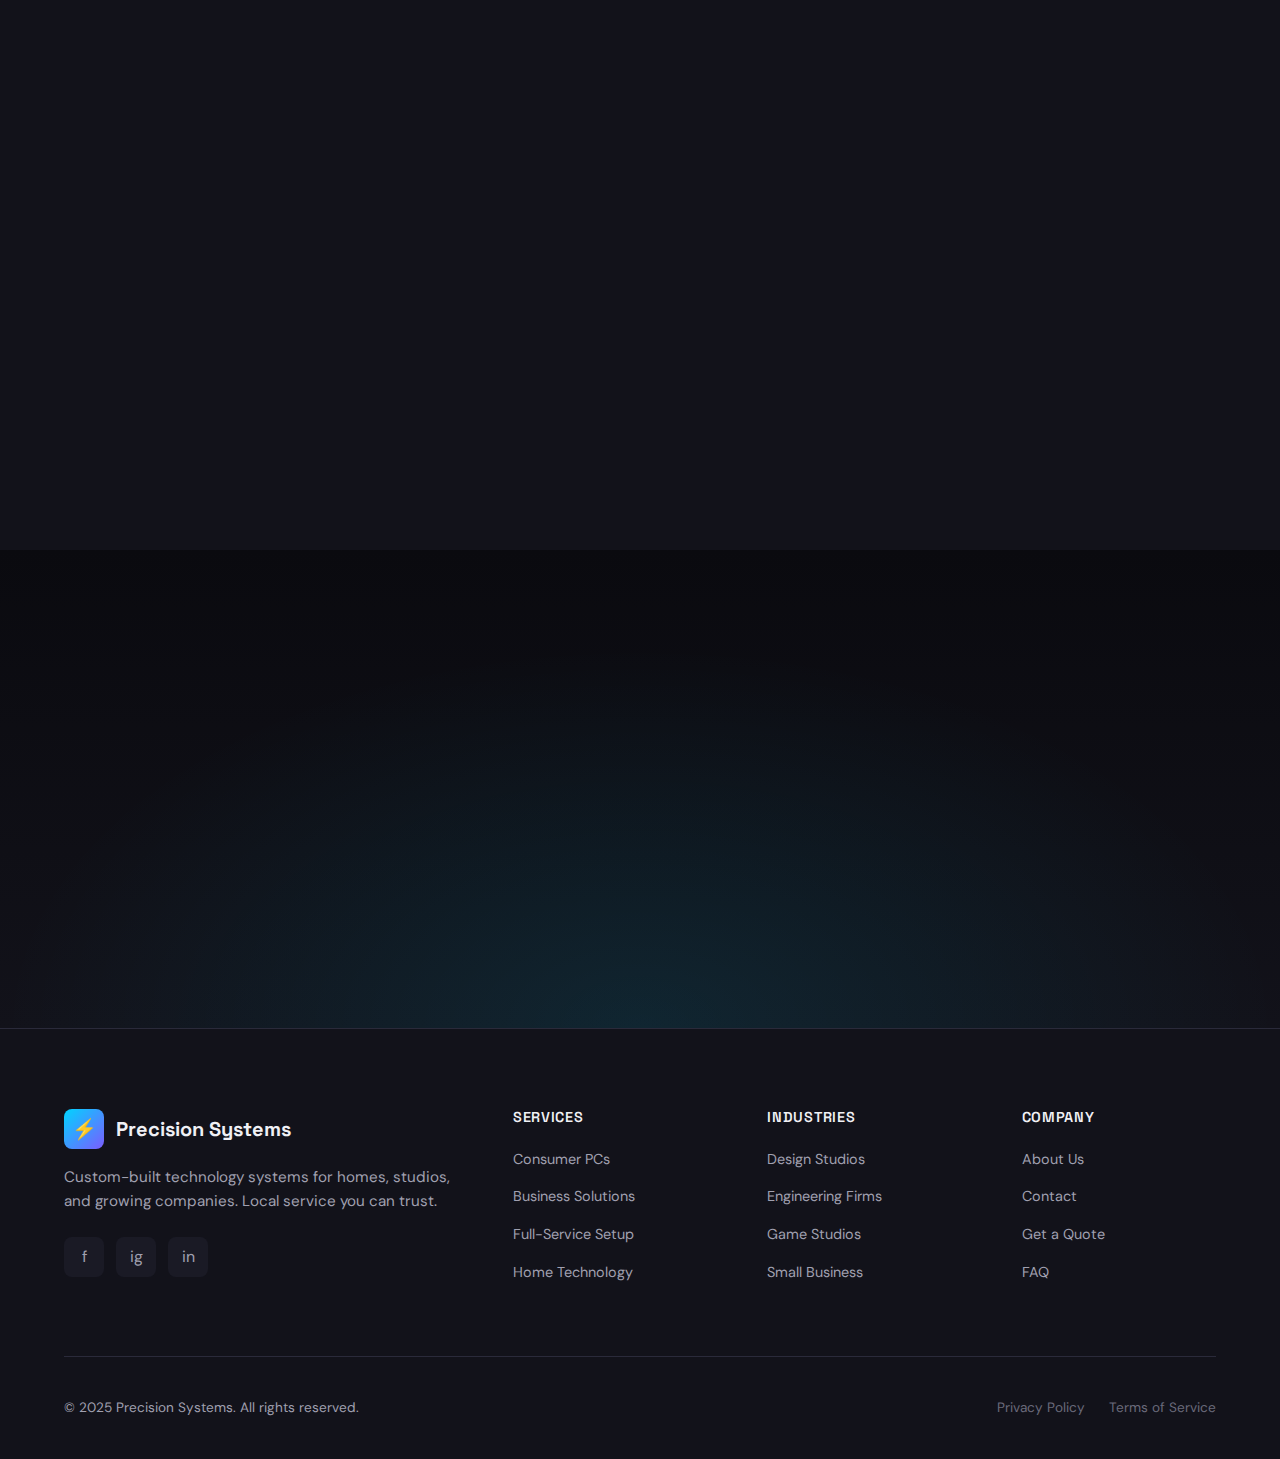
<file: industries.html>
<!DOCTYPE html>
<html lang="en">
<head>
  <meta charset="UTF-8">
  <meta name="viewport" content="width=device-width, initial-scale=1.0">
  <meta name="description" content="Specialized workstation solutions for graphic design studios, engineering firms, game studios, and growing businesses.">
  <title>Industries We Serve | Precision Systems</title>
  
  <!-- Fonts -->
  <link rel="preconnect" href="https://fonts.googleapis.com">
  <link rel="preconnect" href="https://fonts.gstatic.com" crossorigin>
  <link href="https://fonts.googleapis.com/css2?family=DM+Sans:wght@400;500;600;700&family=JetBrains+Mono:wght@400;500&family=Space+Grotesk:wght@500;600;700&display=swap" rel="stylesheet">
  
  <!-- Styles -->
  <link rel="stylesheet" href="css/styles.css">
  
  <!-- Favicon -->
  <link rel="icon" type="image/svg+xml" href="data:image/svg+xml,<svg xmlns='http://www.w3.org/2000/svg' viewBox='0 0 100 100'><text y='.9em' font-size='90'>⚡</text></svg>">
</head>
<body>
  <!-- Navigation -->
  <nav class="nav">
    <div class="nav-container">
      <a href="index.html" class="nav-logo">
        <div class="nav-logo-icon">⚡</div>
        <span>Precision Systems</span>
      </a>
      
      <ul class="nav-menu">
        <li><a href="index.html" class="nav-link">Home</a></li>
        <li><a href="services.html" class="nav-link">Services</a></li>
        <li><a href="full-service.html" class="nav-link">Full-Service</a></li>
        <li><a href="industries.html" class="nav-link active">Industries</a></li>
        <li><a href="about.html" class="nav-link">About</a></li>
        <li><a href="contact.html" class="nav-link">Contact</a></li>
        <li class="nav-cta"><a href="quote.html" class="btn btn-primary btn-sm">Get a Quote</a></li>
      </ul>
      
      <button class="nav-toggle" aria-label="Toggle menu">
        <span></span>
        <span></span>
        <span></span>
      </button>
    </div>
  </nav>

  <!-- Page Header -->
  <section class="about-hero">
    <div class="container">
      <span class="section-label fade-in">Specialized Solutions</span>
      <h1 class="fade-in">Industries We Serve</h1>
      <p class="hero-description fade-in" style="max-width: 650px; margin: 0 auto;">
        We understand the specific demands of different industries. Our systems are built to meet the requirements your work actually demands.
      </p>
    </div>
  </section>

  <!-- Graphic Design Studios -->
  <section class="section" id="design">
    <div class="container">
      <div class="industry-card fade-in">
        <div class="industry-header">
          <div class="industry-icon">🎨</div>
          <div>
            <h3>Graphic Design Studios</h3>
            <p class="industry-problem">
              <strong>The Problem:</strong> Inconsistent systems across team members lead to different performance, color calibration issues, and workflow bottlenecks. Slow renders and dropped frames cost creative time.
            </p>
          </div>
        </div>
        
        <div class="industry-solutions">
          <div class="industry-solution">GPU-optimized workstations for Adobe Creative Suite, DaVinci Resolve, and Affinity</div>
          <div class="industry-solution">RAM and storage configurations tailored to large project files</div>
          <div class="industry-solution">Identical builds for every employee — consistent performance across the team</div>
          <div class="industry-solution">Shared storage / NAS integration for collaborative workflows</div>
          <div class="industry-solution">Color-accurate display recommendations and calibration guidance</div>
          <div class="industry-solution">Quiet operation for focused creative work</div>
        </div>
        
        <div class="mt-4">
          <a href="quote.html" class="btn btn-primary">Get a Design Studio Quote →</a>
        </div>
      </div>
    </div>
  </section>

  <!-- Engineering Firms -->
  <section class="section" style="background: var(--bg-secondary);" id="engineering">
    <div class="container">
      <div class="industry-card fade-in">
        <div class="industry-header">
          <div class="industry-icon">⚙️</div>
          <div>
            <h3>Engineering Firms</h3>
            <p class="industry-problem">
              <strong>The Problem:</strong> Software crashes, spec non-compliance, and failed simulations. Most off-the-shelf PCs aren't configured for demanding CAD and simulation software, leading to instability and lost work.
            </p>
          </div>
        </div>
        
        <div class="industry-solutions">
          <div class="industry-solution">Systems built to official software vendor specifications (AutoCAD, SolidWorks, Revit, ANSYS, etc.)</div>
          <div class="industry-solution">CPU, RAM, and GPU matched to simulation and modeling workloads</div>
          <div class="industry-solution">ISV-certified GPU options when required</div>
          <div class="industry-solution">Stability testing under sustained computational loads</div>
          <div class="industry-solution">ECC memory options for mission-critical calculations</div>
          <div class="industry-solution">Documentation for compliance audits and vendor support</div>
        </div>
        
        <div class="mt-4">
          <a href="quote.html" class="btn btn-primary">Get an Engineering Quote →</a>
        </div>
      </div>
    </div>
  </section>

  <!-- Game Studios -->
  <section class="section" id="gaming">
    <div class="container">
      <div class="industry-card fade-in">
        <div class="industry-header">
          <div class="industry-icon">🎮</div>
          <div>
            <h3>Game Studios</h3>
            <p class="industry-problem">
              <strong>The Problem:</strong> Mixed hardware across the team causes inconsistent performance, "works on my machine" bugs, and broken builds. Development slows when everyone's running different specs.
            </p>
          </div>
        </div>
        
        <div class="industry-solutions">
          <div class="industry-solution">Workstations matched to Unreal, Unity, or Godot engine requirements</div>
          <div class="industry-solution">Dedicated build machines for continuous integration</div>
          <div class="industry-solution">Version-controlled storage solutions</div>
          <div class="industry-solution">Consistent development environments across the entire team</div>
          <div class="industry-solution">Scalable upgrade paths as projects grow in scope</div>
          <div class="industry-solution">Testing rigs for QA with varied hardware configs</div>
        </div>
        
        <div class="mt-4">
          <a href="quote.html" class="btn btn-primary">Get a Game Studio Quote →</a>
        </div>
      </div>
    </div>
  </section>

  <!-- Small & Growing Businesses -->
  <section class="section" style="background: var(--bg-secondary);" id="business">
    <div class="container">
      <div class="industry-card fade-in">
        <div class="industry-header">
          <div class="industry-icon">💼</div>
          <div>
            <h3>Small & Growing Businesses</h3>
            <p class="industry-problem">
              <strong>The Problem:</strong> Off-the-shelf computers come with bloatware, inadequate specs, and no thought to future expansion. As you grow, you end up with a mismatched collection of machines that are hard to support.
            </p>
          </div>
        </div>
        
        <div class="industry-solutions">
          <div class="industry-solution">Clean, reliable office PCs without manufacturer bloatware</div>
          <div class="industry-solution">File servers for centralized document storage</div>
          <div class="industry-solution">Automated backup solutions to protect business data</div>
          <div class="industry-solution">Network setup for secure, reliable connectivity</div>
          <div class="industry-solution">Standardized specs for easy future expansion</div>
          <div class="industry-solution">Expansion planning as your team grows</div>
        </div>
        
        <div class="mt-4">
          <a href="quote.html" class="btn btn-primary">Get a Business Quote →</a>
        </div>
      </div>
    </div>
  </section>

  <!-- Why Industry-Specific Matters -->
  <section class="section">
    <div class="container">
      <div class="split-section">
        <div class="split-content fade-in">
          <span class="section-label">Why It Matters</span>
          <h2>Generic Systems Create Real Problems</h2>
          <p>
            Software vendors publish hardware requirements for a reason. When systems don't meet those requirements, you get crashes, slow performance, and support tickets that go nowhere because "your hardware isn't supported."
          </p>
          <p>
            We read the documentation. We understand the requirements. We build systems that your software is actually designed to run on.
          </p>
          <ul class="feature-list">
            <li>Systems built to published software specifications</li>
            <li>Testing with your actual software before delivery</li>
            <li>Documentation for vendor support calls</li>
            <li>Local support when issues arise</li>
          </ul>
        </div>
        <div class="fade-in">
          <div class="services-grid" style="grid-template-columns: 1fr;">
            <div class="card">
              <h4>❌ The "Cheap PC" Problem</h4>
              <p>Budget systems cut corners on components that matter for professional work — slower storage, inadequate cooling, and GPUs that aren't certified for professional software.</p>
            </div>
            <div class="card">
              <h4>❌ The "Gaming PC" Problem</h4>
              <p>Gaming PCs prioritize flashy components over stability. Professional software needs reliability and certified drivers, not RGB lights.</p>
            </div>
            <div class="card">
              <h4>✓ The Right Approach</h4>
              <p>Spec to requirements. Test under real workloads. Deliver systems that work correctly from day one.</p>
            </div>
          </div>
        </div>
      </div>
    </div>
  </section>

  <!-- Other Industries -->
  <section class="section" style="background: var(--bg-secondary);">
    <div class="container">
      <div class="section-header fade-in">
        <span class="section-label">And More</span>
        <h2>Don't See Your Industry?</h2>
        <p>We've built systems for a wide range of specialized needs.</p>
      </div>
      
      <div class="services-grid">
        <div class="card fade-in">
          <div class="card-icon">🎥</div>
          <h3>Video Production</h3>
          <p>Editing bays, render nodes, and storage solutions for video professionals.</p>
        </div>
        <div class="card fade-in">
          <div class="card-icon">🔬</div>
          <h3>Research & Science</h3>
          <p>Computational systems for data analysis, simulation, and scientific computing.</p>
        </div>
        <div class="card fade-in">
          <div class="card-icon">🏗️</div>
          <h3>Architecture</h3>
          <p>Workstations optimized for BIM software, rendering, and large model files.</p>
        </div>
        <div class="card fade-in">
          <div class="card-icon">🎵</div>
          <h3>Audio Production</h3>
          <p>Low-latency systems optimized for DAWs with reliable, quiet operation.</p>
        </div>
        <div class="card fade-in">
          <div class="card-icon">📊</div>
          <h3>Finance & Trading</h3>
          <p>Multi-monitor setups with reliability and performance for market analysis.</p>
        </div>
        <div class="card fade-in">
          <div class="card-icon">🩺</div>
          <h3>Medical & Healthcare</h3>
          <p>Systems configured for medical imaging software and healthcare applications.</p>
        </div>
      </div>
      
      <div class="text-center mt-5 fade-in">
        <p style="color: var(--text-secondary); margin-bottom: 24px;">Have specialized requirements? Let's talk.</p>
        <a href="contact.html" class="btn btn-secondary btn-lg">Contact Us</a>
      </div>
    </div>
  </section>

  <!-- CTA Section -->
  <section class="cta-section">
    <div class="container">
      <div class="cta-content fade-in">
        <h2>Ready to Build for Your Industry?</h2>
        <p>Tell us about your specific requirements and we'll put together a proposal that addresses your industry's needs.</p>
        <div class="cta-buttons">
          <a href="quote.html" class="btn btn-primary btn-lg">Get a Quote</a>
          <a href="contact.html" class="btn btn-secondary btn-lg">Contact Us</a>
        </div>
      </div>
    </div>
  </section>

  <!-- Footer -->
  <footer class="footer">
    <div class="container">
      <div class="footer-grid">
        <div class="footer-brand">
          <a href="index.html" class="nav-logo">
            <div class="nav-logo-icon">⚡</div>
            <span>Precision Systems</span>
          </a>
          <p>Custom-built technology systems for homes, studios, and growing companies. Local service you can trust.</p>
          <div class="footer-social">
            <a href="#" aria-label="Facebook">f</a>
            <a href="#" aria-label="Instagram">ig</a>
            <a href="#" aria-label="LinkedIn">in</a>
          </div>
        </div>
        
        <div class="footer-column">
          <h4>Services</h4>
          <ul>
            <li><a href="services.html#consumer">Consumer PCs</a></li>
            <li><a href="services.html#business">Business Solutions</a></li>
            <li><a href="full-service.html">Full-Service Setup</a></li>
            <li><a href="services.html#home-tech">Home Technology</a></li>
          </ul>
        </div>
        
        <div class="footer-column">
          <h4>Industries</h4>
          <ul>
            <li><a href="industries.html#design">Design Studios</a></li>
            <li><a href="industries.html#engineering">Engineering Firms</a></li>
            <li><a href="industries.html#gaming">Game Studios</a></li>
            <li><a href="industries.html#business">Small Business</a></li>
          </ul>
        </div>
        
        <div class="footer-column">
          <h4>Company</h4>
          <ul>
            <li><a href="about.html">About Us</a></li>
            <li><a href="contact.html">Contact</a></li>
            <li><a href="quote.html">Get a Quote</a></li>
            <li><a href="faq.html">FAQ</a></li>
          </ul>
        </div>
      </div>
      
      <div class="footer-bottom">
        <p>&copy; 2025 Precision Systems. All rights reserved.</p>
        <div class="footer-legal">
          <a href="privacy.html">Privacy Policy</a>
          <a href="terms.html">Terms of Service</a>
        </div>
      </div>
    </div>
  </footer>

  <script src="js/main.js"></script>
</body>
</html>
</file>
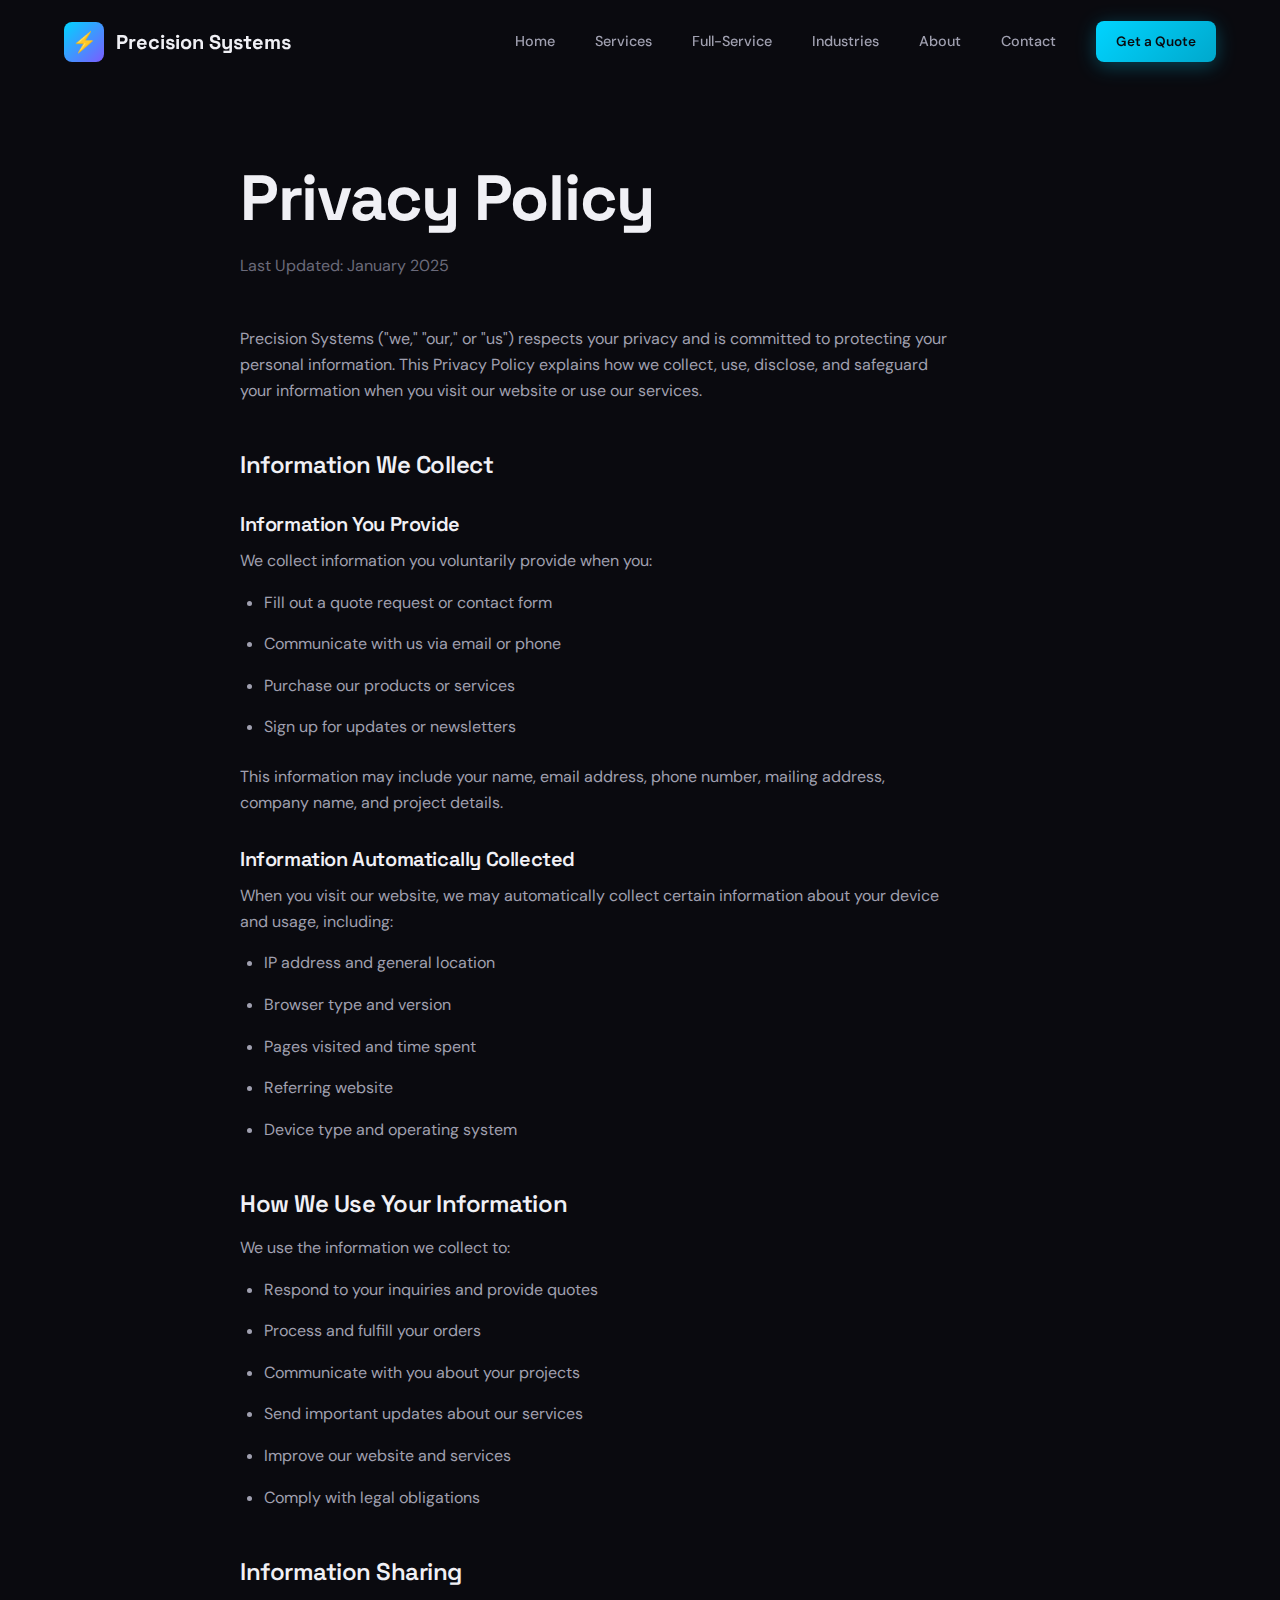
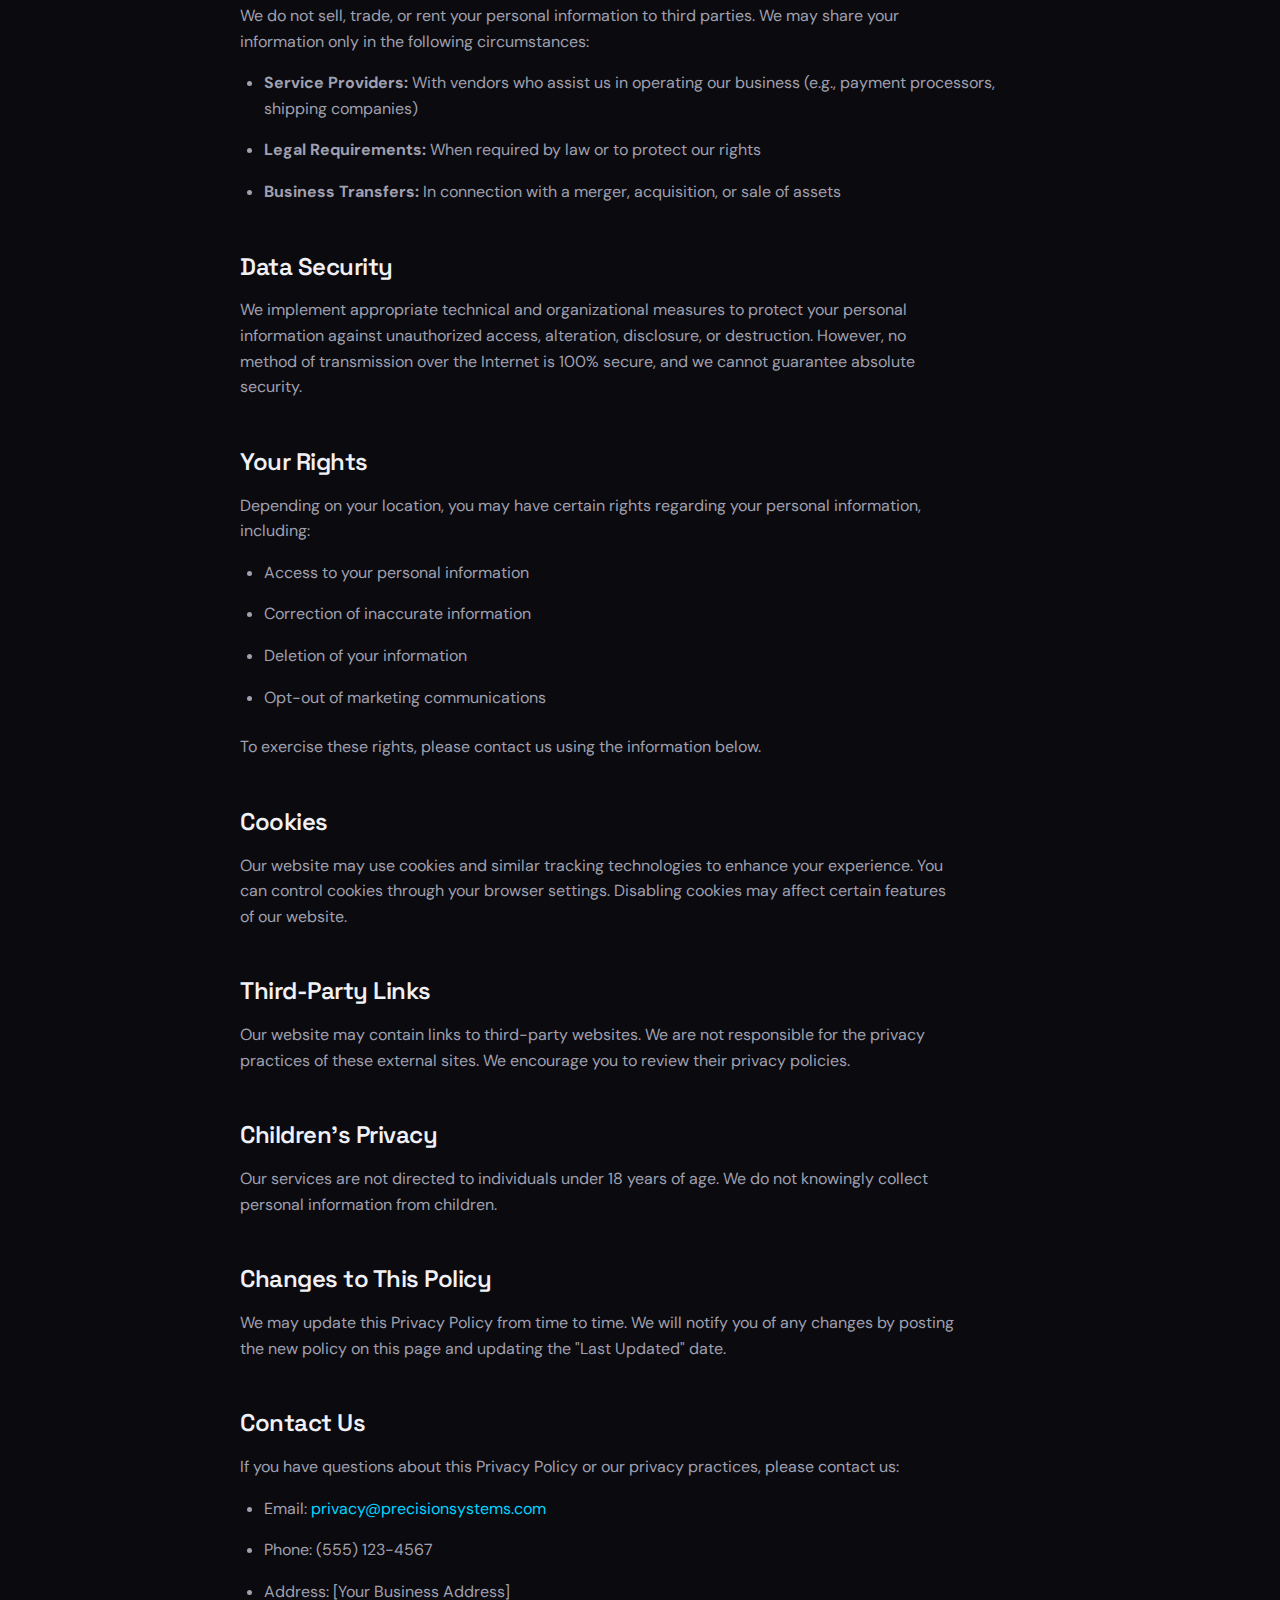
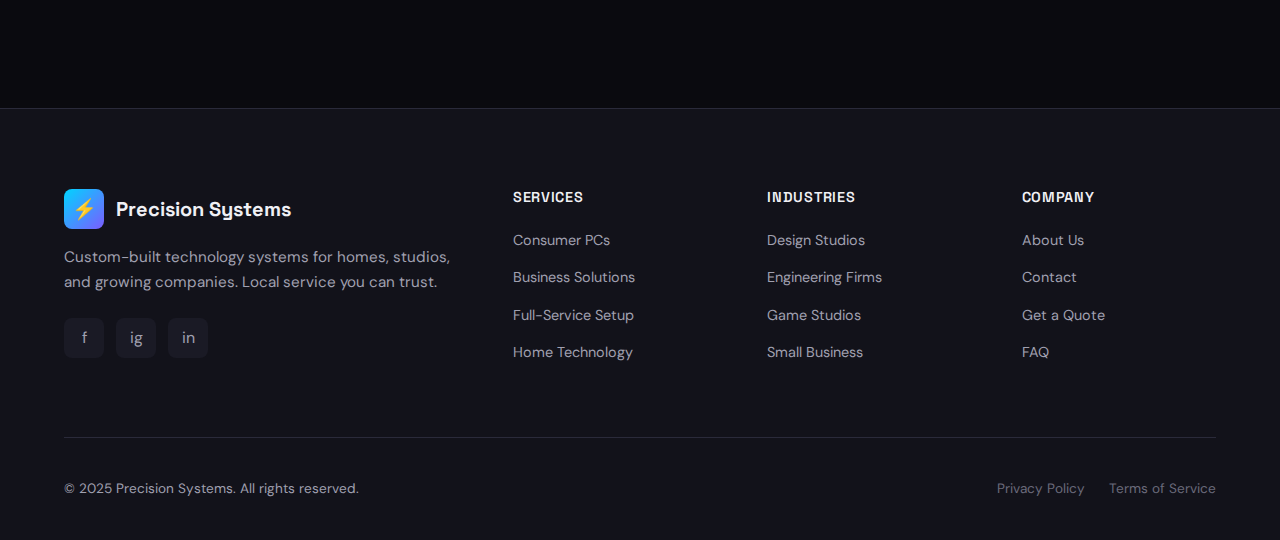
<file: privacy.html>
<!DOCTYPE html>
<html lang="en">
<head>
  <meta charset="UTF-8">
  <meta name="viewport" content="width=device-width, initial-scale=1.0">
  <meta name="description" content="Privacy Policy for Precision Systems - how we collect, use, and protect your information.">
  <title>Privacy Policy | Precision Systems</title>
  
  <!-- Fonts -->
  <link rel="preconnect" href="https://fonts.googleapis.com">
  <link rel="preconnect" href="https://fonts.gstatic.com" crossorigin>
  <link href="https://fonts.googleapis.com/css2?family=DM+Sans:wght@400;500;600;700&family=JetBrains+Mono:wght@400;500&family=Space+Grotesk:wght@500;600;700&display=swap" rel="stylesheet">
  
  <!-- Styles -->
  <link rel="stylesheet" href="css/styles.css">
  
  <!-- Favicon -->
  <link rel="icon" type="image/svg+xml" href="data:image/svg+xml,<svg xmlns='http://www.w3.org/2000/svg' viewBox='0 0 100 100'><text y='.9em' font-size='90'>⚡</text></svg>">
</head>
<body>
  <!-- Navigation -->
  <nav class="nav">
    <div class="nav-container">
      <a href="index.html" class="nav-logo">
        <div class="nav-logo-icon">⚡</div>
        <span>Precision Systems</span>
      </a>
      
      <ul class="nav-menu">
        <li><a href="index.html" class="nav-link">Home</a></li>
        <li><a href="services.html" class="nav-link">Services</a></li>
        <li><a href="full-service.html" class="nav-link">Full-Service</a></li>
        <li><a href="industries.html" class="nav-link">Industries</a></li>
        <li><a href="about.html" class="nav-link">About</a></li>
        <li><a href="contact.html" class="nav-link">Contact</a></li>
        <li class="nav-cta"><a href="quote.html" class="btn btn-primary btn-sm">Get a Quote</a></li>
      </ul>
      
      <button class="nav-toggle" aria-label="Toggle menu">
        <span></span>
        <span></span>
        <span></span>
      </button>
    </div>
  </nav>

  <!-- Legal Content -->
  <section class="legal-page">
    <div class="container">
      <div class="legal-content">
        <h1>Privacy Policy</h1>
        <p class="last-updated">Last Updated: January 2025</p>
        
        <p>Precision Systems ("we," "our," or "us") respects your privacy and is committed to protecting your personal information. This Privacy Policy explains how we collect, use, disclose, and safeguard your information when you visit our website or use our services.</p>
        
        <h2>Information We Collect</h2>
        
        <h3>Information You Provide</h3>
        <p>We collect information you voluntarily provide when you:</p>
        <ul>
          <li>Fill out a quote request or contact form</li>
          <li>Communicate with us via email or phone</li>
          <li>Purchase our products or services</li>
          <li>Sign up for updates or newsletters</li>
        </ul>
        <p>This information may include your name, email address, phone number, mailing address, company name, and project details.</p>
        
        <h3>Information Automatically Collected</h3>
        <p>When you visit our website, we may automatically collect certain information about your device and usage, including:</p>
        <ul>
          <li>IP address and general location</li>
          <li>Browser type and version</li>
          <li>Pages visited and time spent</li>
          <li>Referring website</li>
          <li>Device type and operating system</li>
        </ul>
        
        <h2>How We Use Your Information</h2>
        <p>We use the information we collect to:</p>
        <ul>
          <li>Respond to your inquiries and provide quotes</li>
          <li>Process and fulfill your orders</li>
          <li>Communicate with you about your projects</li>
          <li>Send important updates about our services</li>
          <li>Improve our website and services</li>
          <li>Comply with legal obligations</li>
        </ul>
        
        <h2>Information Sharing</h2>
        <p>We do not sell, trade, or rent your personal information to third parties. We may share your information only in the following circumstances:</p>
        <ul>
          <li><strong>Service Providers:</strong> With vendors who assist us in operating our business (e.g., payment processors, shipping companies)</li>
          <li><strong>Legal Requirements:</strong> When required by law or to protect our rights</li>
          <li><strong>Business Transfers:</strong> In connection with a merger, acquisition, or sale of assets</li>
        </ul>
        
        <h2>Data Security</h2>
        <p>We implement appropriate technical and organizational measures to protect your personal information against unauthorized access, alteration, disclosure, or destruction. However, no method of transmission over the Internet is 100% secure, and we cannot guarantee absolute security.</p>
        
        <h2>Your Rights</h2>
        <p>Depending on your location, you may have certain rights regarding your personal information, including:</p>
        <ul>
          <li>Access to your personal information</li>
          <li>Correction of inaccurate information</li>
          <li>Deletion of your information</li>
          <li>Opt-out of marketing communications</li>
        </ul>
        <p>To exercise these rights, please contact us using the information below.</p>
        
        <h2>Cookies</h2>
        <p>Our website may use cookies and similar tracking technologies to enhance your experience. You can control cookies through your browser settings. Disabling cookies may affect certain features of our website.</p>
        
        <h2>Third-Party Links</h2>
        <p>Our website may contain links to third-party websites. We are not responsible for the privacy practices of these external sites. We encourage you to review their privacy policies.</p>
        
        <h2>Children's Privacy</h2>
        <p>Our services are not directed to individuals under 18 years of age. We do not knowingly collect personal information from children.</p>
        
        <h2>Changes to This Policy</h2>
        <p>We may update this Privacy Policy from time to time. We will notify you of any changes by posting the new policy on this page and updating the "Last Updated" date.</p>
        
        <h2>Contact Us</h2>
        <p>If you have questions about this Privacy Policy or our privacy practices, please contact us:</p>
        <ul>
          <li>Email: <a href="mailto:privacy@precisionsystems.com">privacy@precisionsystems.com</a></li>
          <li>Phone: (555) 123-4567</li>
          <li>Address: [Your Business Address]</li>
        </ul>
      </div>
    </div>
  </section>

  <!-- Footer -->
  <footer class="footer">
    <div class="container">
      <div class="footer-grid">
        <div class="footer-brand">
          <a href="index.html" class="nav-logo">
            <div class="nav-logo-icon">⚡</div>
            <span>Precision Systems</span>
          </a>
          <p>Custom-built technology systems for homes, studios, and growing companies. Local service you can trust.</p>
          <div class="footer-social">
            <a href="#" aria-label="Facebook">f</a>
            <a href="#" aria-label="Instagram">ig</a>
            <a href="#" aria-label="LinkedIn">in</a>
          </div>
        </div>
        
        <div class="footer-column">
          <h4>Services</h4>
          <ul>
            <li><a href="services.html#consumer">Consumer PCs</a></li>
            <li><a href="services.html#business">Business Solutions</a></li>
            <li><a href="full-service.html">Full-Service Setup</a></li>
            <li><a href="services.html#home-tech">Home Technology</a></li>
          </ul>
        </div>
        
        <div class="footer-column">
          <h4>Industries</h4>
          <ul>
            <li><a href="industries.html#design">Design Studios</a></li>
            <li><a href="industries.html#engineering">Engineering Firms</a></li>
            <li><a href="industries.html#gaming">Game Studios</a></li>
            <li><a href="industries.html#business">Small Business</a></li>
          </ul>
        </div>
        
        <div class="footer-column">
          <h4>Company</h4>
          <ul>
            <li><a href="about.html">About Us</a></li>
            <li><a href="contact.html">Contact</a></li>
            <li><a href="quote.html">Get a Quote</a></li>
            <li><a href="faq.html">FAQ</a></li>
          </ul>
        </div>
      </div>
      
      <div class="footer-bottom">
        <p>&copy; 2025 Precision Systems. All rights reserved.</p>
        <div class="footer-legal">
          <a href="privacy.html">Privacy Policy</a>
          <a href="terms.html">Terms of Service</a>
        </div>
      </div>
    </div>
  </footer>

  <script src="js/main.js"></script>
</body>
</html>
</file>
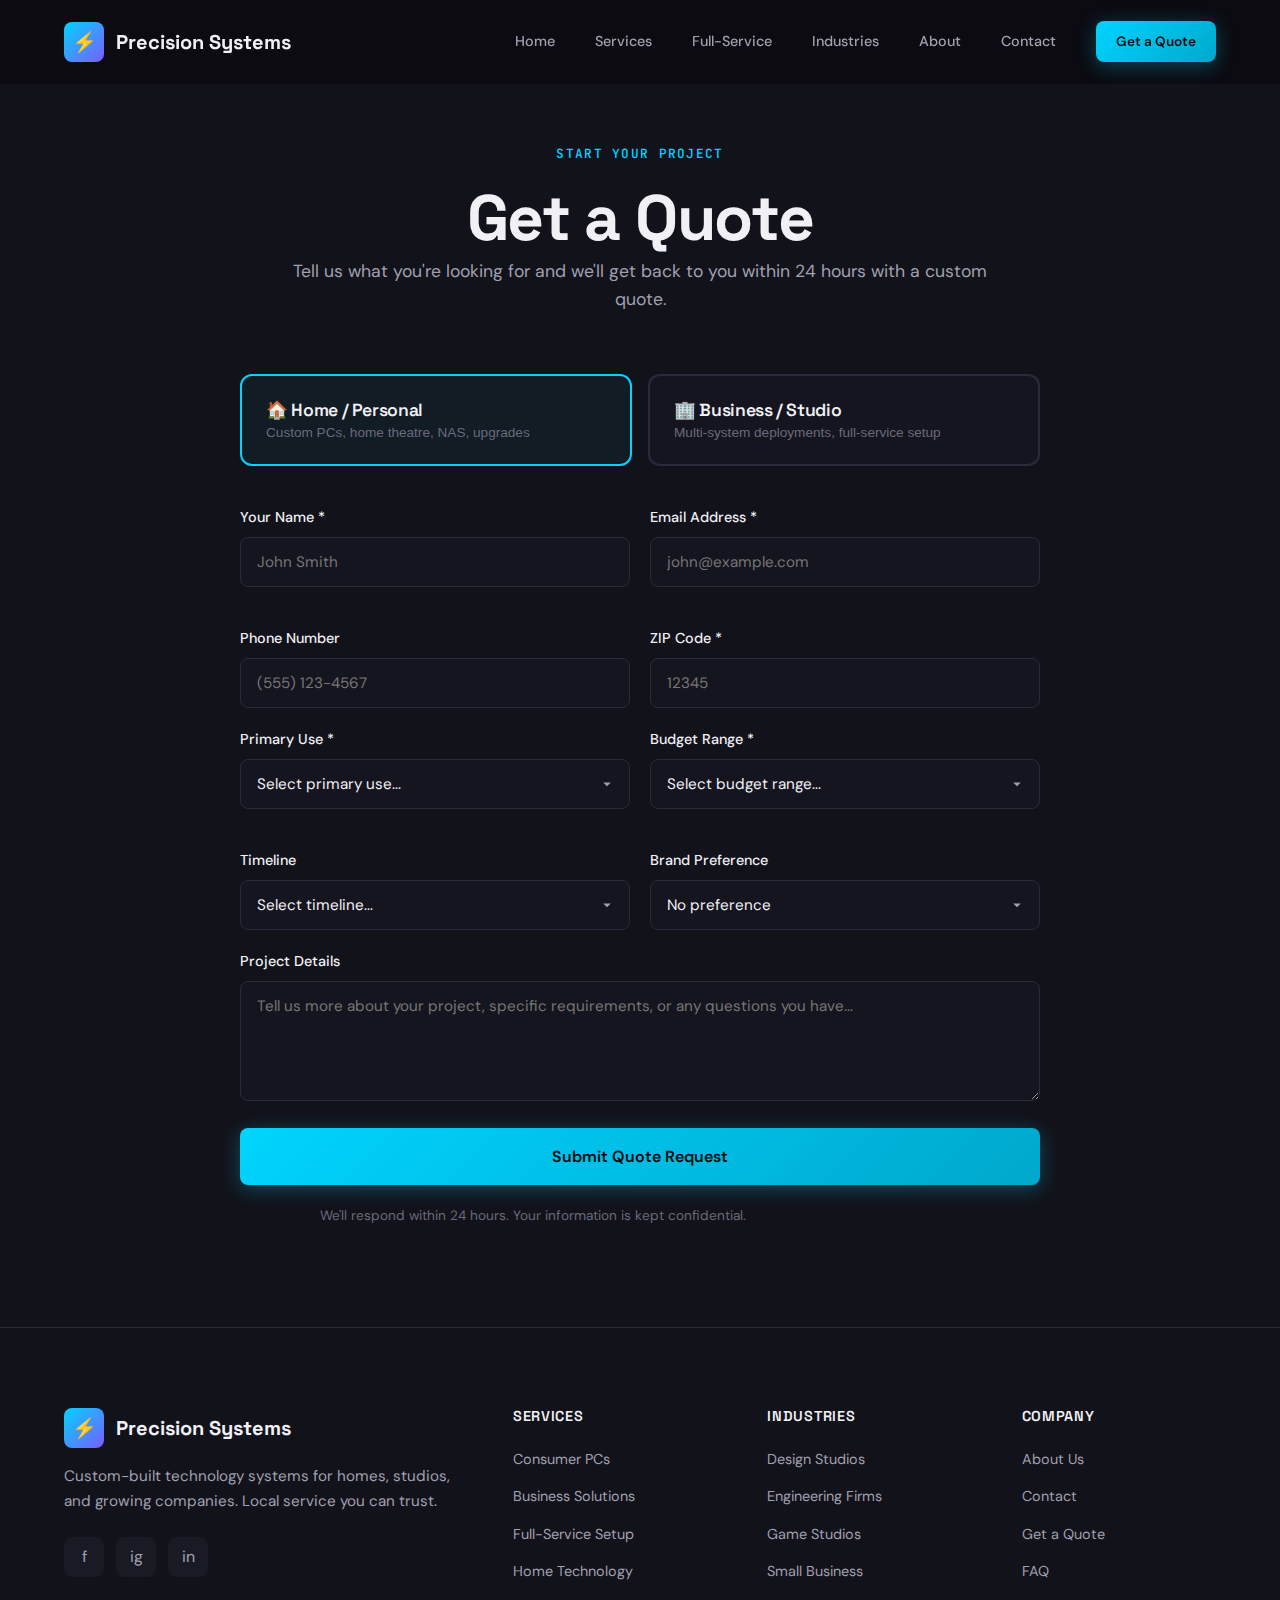
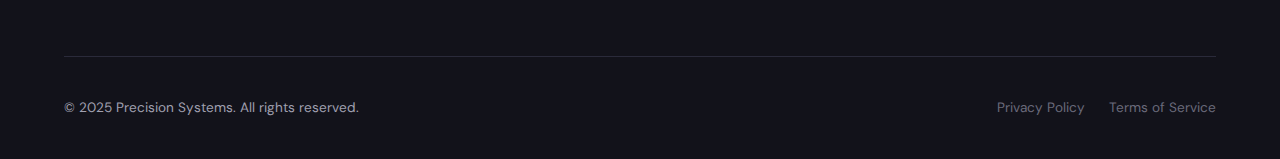
<file: quote.html>
<!DOCTYPE html>
<html lang="en">
<head>
  <meta charset="UTF-8">
  <meta name="viewport" content="width=device-width, initial-scale=1.0">
  <meta name="description" content="Get a custom quote for your PC build, home technology setup, or business deployment. We respond within 24 hours.">
  <title>Get a Quote | Precision Systems</title>
  
  <!-- Fonts -->
  <link rel="preconnect" href="https://fonts.googleapis.com">
  <link rel="preconnect" href="https://fonts.gstatic.com" crossorigin>
  <link href="https://fonts.googleapis.com/css2?family=DM+Sans:wght@400;500;600;700&family=JetBrains+Mono:wght@400;500&family=Space+Grotesk:wght@500;600;700&display=swap" rel="stylesheet">
  
  <!-- Styles -->
  <link rel="stylesheet" href="css/styles.css">
  
  <!-- Favicon -->
  <link rel="icon" type="image/svg+xml" href="data:image/svg+xml,<svg xmlns='http://www.w3.org/2000/svg' viewBox='0 0 100 100'><text y='.9em' font-size='90'>⚡</text></svg>">
</head>
<body>
  <!-- Navigation -->
  <nav class="nav">
    <div class="nav-container">
      <a href="index.html" class="nav-logo">
        <div class="nav-logo-icon">⚡</div>
        <span>Precision Systems</span>
      </a>
      
      <ul class="nav-menu">
        <li><a href="index.html" class="nav-link">Home</a></li>
        <li><a href="services.html" class="nav-link">Services</a></li>
        <li><a href="full-service.html" class="nav-link">Full-Service</a></li>
        <li><a href="industries.html" class="nav-link">Industries</a></li>
        <li><a href="about.html" class="nav-link">About</a></li>
        <li><a href="contact.html" class="nav-link">Contact</a></li>
        <li class="nav-cta"><a href="quote.html" class="btn btn-primary btn-sm">Get a Quote</a></li>
      </ul>
      
      <button class="nav-toggle" aria-label="Toggle menu">
        <span></span>
        <span></span>
        <span></span>
      </button>
    </div>
  </nav>

  <!-- Quote Section -->
  <section class="quote-section" style="padding-top: 140px; min-height: 100vh;">
    <div class="container">
      <div class="quote-container">
        <div class="section-header fade-in">
          <span class="section-label">Start Your Project</span>
          <h1>Get a Quote</h1>
          <p>Tell us what you're looking for and we'll get back to you within 24 hours with a custom quote.</p>
        </div>
        
        <!-- Quote Type Selector -->
        <div class="quote-type-selector fade-in">
          <button type="button" class="quote-type-btn active" data-type="consumer">
            <h4>🏠 Home / Personal</h4>
            <p>Custom PCs, home theatre, NAS, upgrades</p>
          </button>
          <button type="button" class="quote-type-btn" data-type="business">
            <h4>🏢 Business / Studio</h4>
            <p>Multi-system deployments, full-service setup</p>
          </button>
        </div>
        
        <!-- Quote Form -->
        <form id="quote-form" class="fade-in">
          <!-- Common Fields -->
          <div class="form-grid">
            <div class="form-group">
              <label for="name">Your Name *</label>
              <input type="text" id="name" name="name" required placeholder="John Smith">
            </div>
            
            <div class="form-group">
              <label for="email">Email Address *</label>
              <input type="email" id="email" name="email" required placeholder="john@example.com">
            </div>
            
            <div class="form-group">
              <label for="phone">Phone Number</label>
              <input type="tel" id="phone" name="phone" placeholder="(555) 123-4567">
            </div>
            
            <div class="form-group">
              <label for="zip">ZIP Code *</label>
              <input type="text" id="zip" name="zip" required placeholder="12345" maxlength="10">
            </div>
          </div>
          
          <!-- Consumer-Specific Fields -->
          <div id="consumer-fields">
            <div class="form-grid">
              <div class="form-group">
                <label for="use-case">Primary Use *</label>
                <select id="use-case" name="use_case">
                  <option value="">Select primary use...</option>
                  <option value="gaming">Gaming</option>
                  <option value="creative">Creative Work (Video, Design, 3D)</option>
                  <option value="office">Office / Productivity</option>
                  <option value="home-theatre">Home Theatre Setup</option>
                  <option value="nas">NAS / Storage Solution</option>
                  <option value="networking">Home Networking</option>
                  <option value="upgrade">Upgrade / Repair Existing System</option>
                  <option value="other">Other</option>
                </select>
              </div>
              
              <div class="form-group">
                <label for="budget-consumer">Budget Range *</label>
                <select id="budget-consumer" name="budget">
                  <option value="">Select budget range...</option>
                  <option value="500-800">$500 - $800</option>
                  <option value="800-1200">$800 - $1,200</option>
                  <option value="1200-1800">$1,200 - $1,800</option>
                  <option value="1800-2500">$1,800 - $2,500</option>
                  <option value="2500+">$2,500+</option>
                  <option value="flexible">Flexible / Not Sure</option>
                </select>
              </div>
              
              <div class="form-group">
                <label for="timeline-consumer">Timeline</label>
                <select id="timeline-consumer" name="timeline">
                  <option value="">Select timeline...</option>
                  <option value="asap">ASAP</option>
                  <option value="2-weeks">Within 2 weeks</option>
                  <option value="month">Within a month</option>
                  <option value="flexible">Flexible</option>
                </select>
              </div>
              
              <div class="form-group">
                <label for="preference">Brand Preference</label>
                <select id="preference" name="preference">
                  <option value="">No preference</option>
                  <option value="amd">AMD (CPU)</option>
                  <option value="intel">Intel (CPU)</option>
                  <option value="nvidia">NVIDIA (GPU)</option>
                  <option value="amd-gpu">AMD (GPU)</option>
                </select>
              </div>
            </div>
          </div>
          
          <!-- Business-Specific Fields -->
          <div id="business-fields" style="display: none;">
            <div class="form-grid">
              <div class="form-group">
                <label for="company">Company Name *</label>
                <input type="text" id="company" name="company" placeholder="Acme Design Studio">
              </div>
              
              <div class="form-group">
                <label for="systems">Number of Systems *</label>
                <select id="systems" name="systems">
                  <option value="">Select quantity...</option>
                  <option value="1-2">1-2 systems</option>
                  <option value="3-5">3-5 systems</option>
                  <option value="6-10">6-10 systems</option>
                  <option value="11-20">11-20 systems</option>
                  <option value="20+">20+ systems</option>
                </select>
              </div>
              
              <div class="form-group">
                <label for="industry">Industry *</label>
                <select id="industry" name="industry">
                  <option value="">Select industry...</option>
                  <option value="design">Graphic Design / Creative</option>
                  <option value="engineering">Engineering / CAD</option>
                  <option value="game-dev">Game Development</option>
                  <option value="video">Video Production</option>
                  <option value="architecture">Architecture</option>
                  <option value="general-business">General Business / Office</option>
                  <option value="other">Other</option>
                </select>
              </div>
              
              <div class="form-group">
                <label for="budget-business">Budget Range (Total) *</label>
                <select id="budget-business" name="budget_business">
                  <option value="">Select budget range...</option>
                  <option value="5k-10k">$5,000 - $10,000</option>
                  <option value="10k-25k">$10,000 - $25,000</option>
                  <option value="25k-50k">$25,000 - $50,000</option>
                  <option value="50k+">$50,000+</option>
                  <option value="tbd">To Be Determined</option>
                </select>
              </div>
              
              <div class="form-group full-width">
                <label for="software">Primary Software Used</label>
                <input type="text" id="software" name="software" placeholder="e.g., Adobe Creative Suite, AutoCAD, SolidWorks, Unreal Engine">
              </div>
              
              <div class="form-group">
                <label for="timeline-business">Timeline</label>
                <select id="timeline-business" name="timeline_business">
                  <option value="">Select timeline...</option>
                  <option value="urgent">Urgent (ASAP)</option>
                  <option value="1-month">Within 1 month</option>
                  <option value="2-3-months">2-3 months</option>
                  <option value="planning">Planning phase</option>
                </select>
              </div>
              
              <div class="form-group">
                <label for="onsite">On-Site Setup Needed?</label>
                <select id="onsite" name="onsite">
                  <option value="">Select...</option>
                  <option value="yes">Yes</option>
                  <option value="no">No</option>
                  <option value="maybe">Maybe / Discuss</option>
                </select>
              </div>
            </div>
          </div>
          
          <!-- Common Details Field -->
          <div class="form-group full-width">
            <label for="details">Project Details</label>
            <textarea id="details" name="details" placeholder="Tell us more about your project, specific requirements, or any questions you have..."></textarea>
          </div>
          
          <div class="form-group full-width">
            <button type="submit" class="btn btn-primary btn-lg" style="width: 100%;">Submit Quote Request</button>
          </div>
          
          <p style="text-align: center; color: var(--text-muted); font-size: 0.85rem; margin-top: 16px;">
            We'll respond within 24 hours. Your information is kept confidential.
          </p>
        </form>
      </div>
    </div>
  </section>

  <!-- Footer -->
  <footer class="footer">
    <div class="container">
      <div class="footer-grid">
        <div class="footer-brand">
          <a href="index.html" class="nav-logo">
            <div class="nav-logo-icon">⚡</div>
            <span>Precision Systems</span>
          </a>
          <p>Custom-built technology systems for homes, studios, and growing companies. Local service you can trust.</p>
          <div class="footer-social">
            <a href="#" aria-label="Facebook">f</a>
            <a href="#" aria-label="Instagram">ig</a>
            <a href="#" aria-label="LinkedIn">in</a>
          </div>
        </div>
        
        <div class="footer-column">
          <h4>Services</h4>
          <ul>
            <li><a href="services.html#consumer">Consumer PCs</a></li>
            <li><a href="services.html#business">Business Solutions</a></li>
            <li><a href="full-service.html">Full-Service Setup</a></li>
            <li><a href="services.html#home-tech">Home Technology</a></li>
          </ul>
        </div>
        
        <div class="footer-column">
          <h4>Industries</h4>
          <ul>
            <li><a href="industries.html#design">Design Studios</a></li>
            <li><a href="industries.html#engineering">Engineering Firms</a></li>
            <li><a href="industries.html#gaming">Game Studios</a></li>
            <li><a href="industries.html#business">Small Business</a></li>
          </ul>
        </div>
        
        <div class="footer-column">
          <h4>Company</h4>
          <ul>
            <li><a href="about.html">About Us</a></li>
            <li><a href="contact.html">Contact</a></li>
            <li><a href="quote.html">Get a Quote</a></li>
            <li><a href="faq.html">FAQ</a></li>
          </ul>
        </div>
      </div>
      
      <div class="footer-bottom">
        <p>&copy; 2025 Precision Systems. All rights reserved.</p>
        <div class="footer-legal">
          <a href="privacy.html">Privacy Policy</a>
          <a href="terms.html">Terms of Service</a>
        </div>
      </div>
    </div>
  </footer>

  <script src="js/main.js"></script>
</body>
</html>
</file>
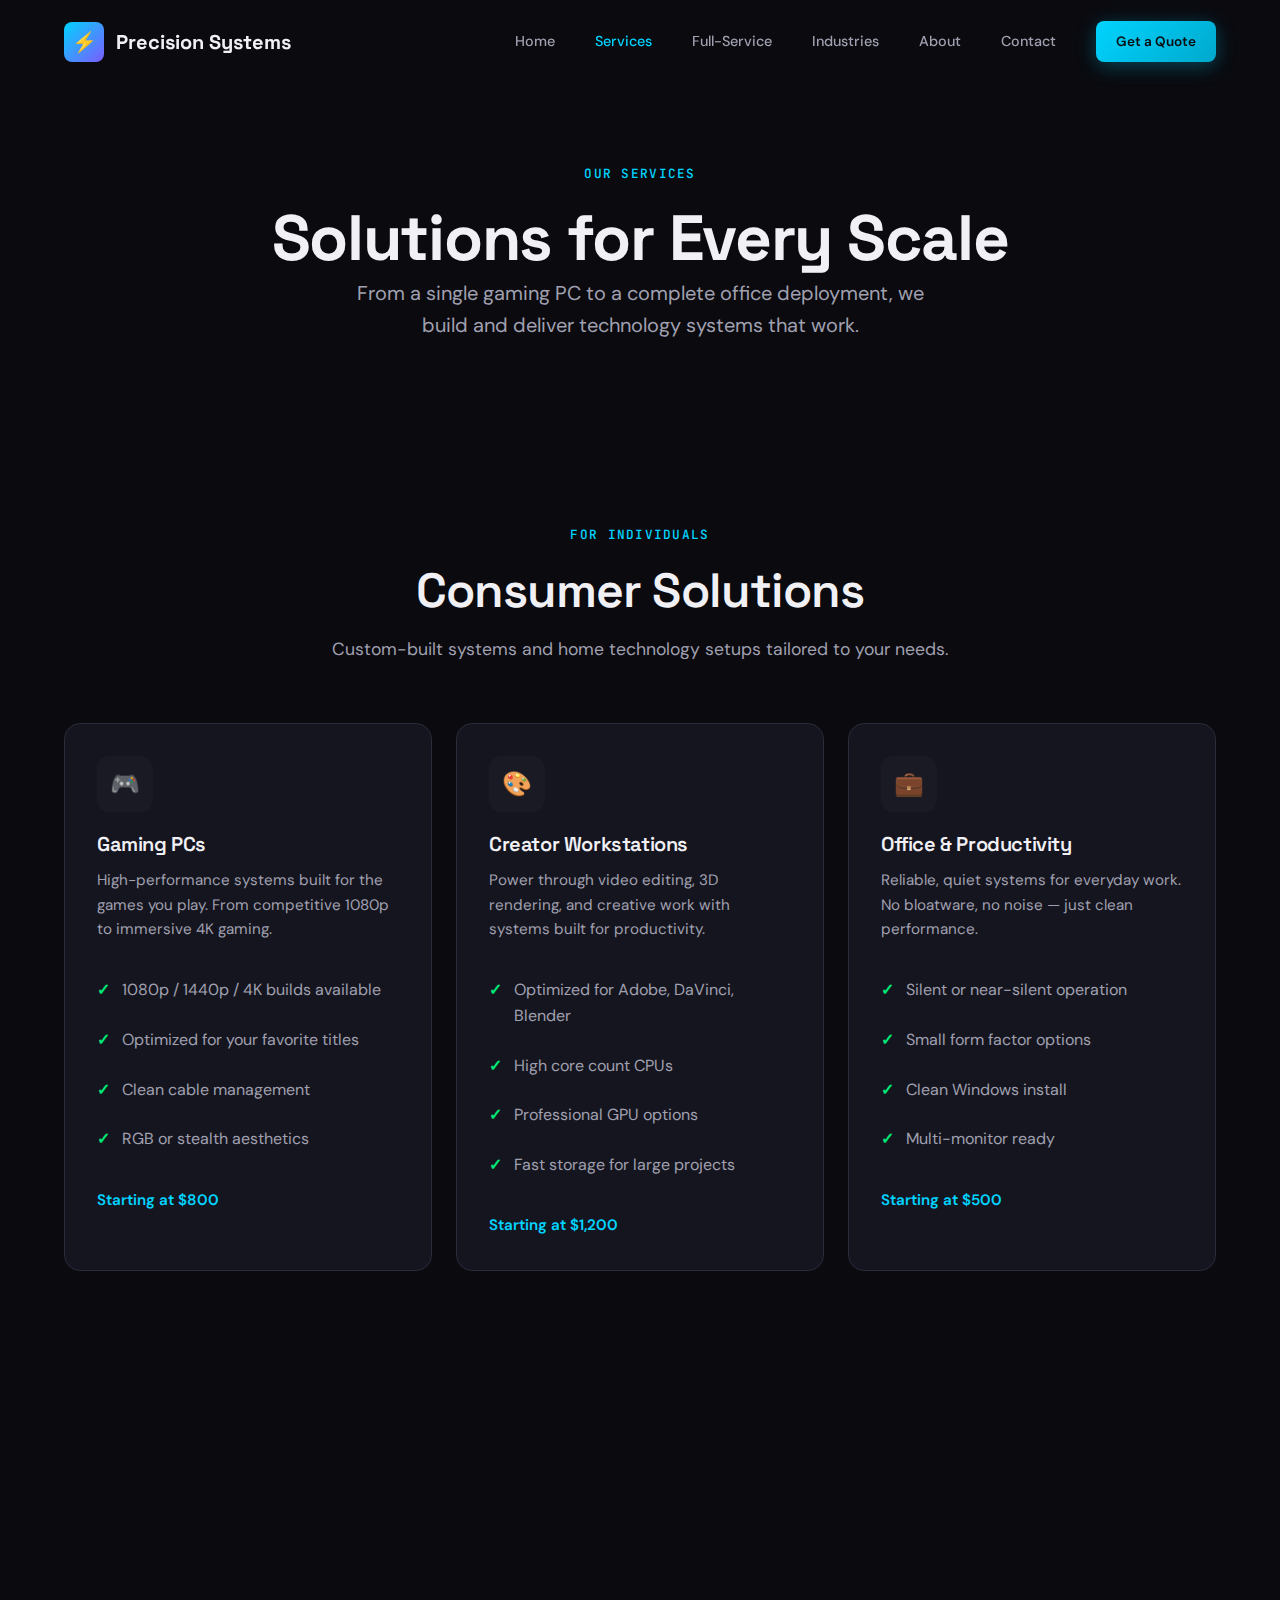
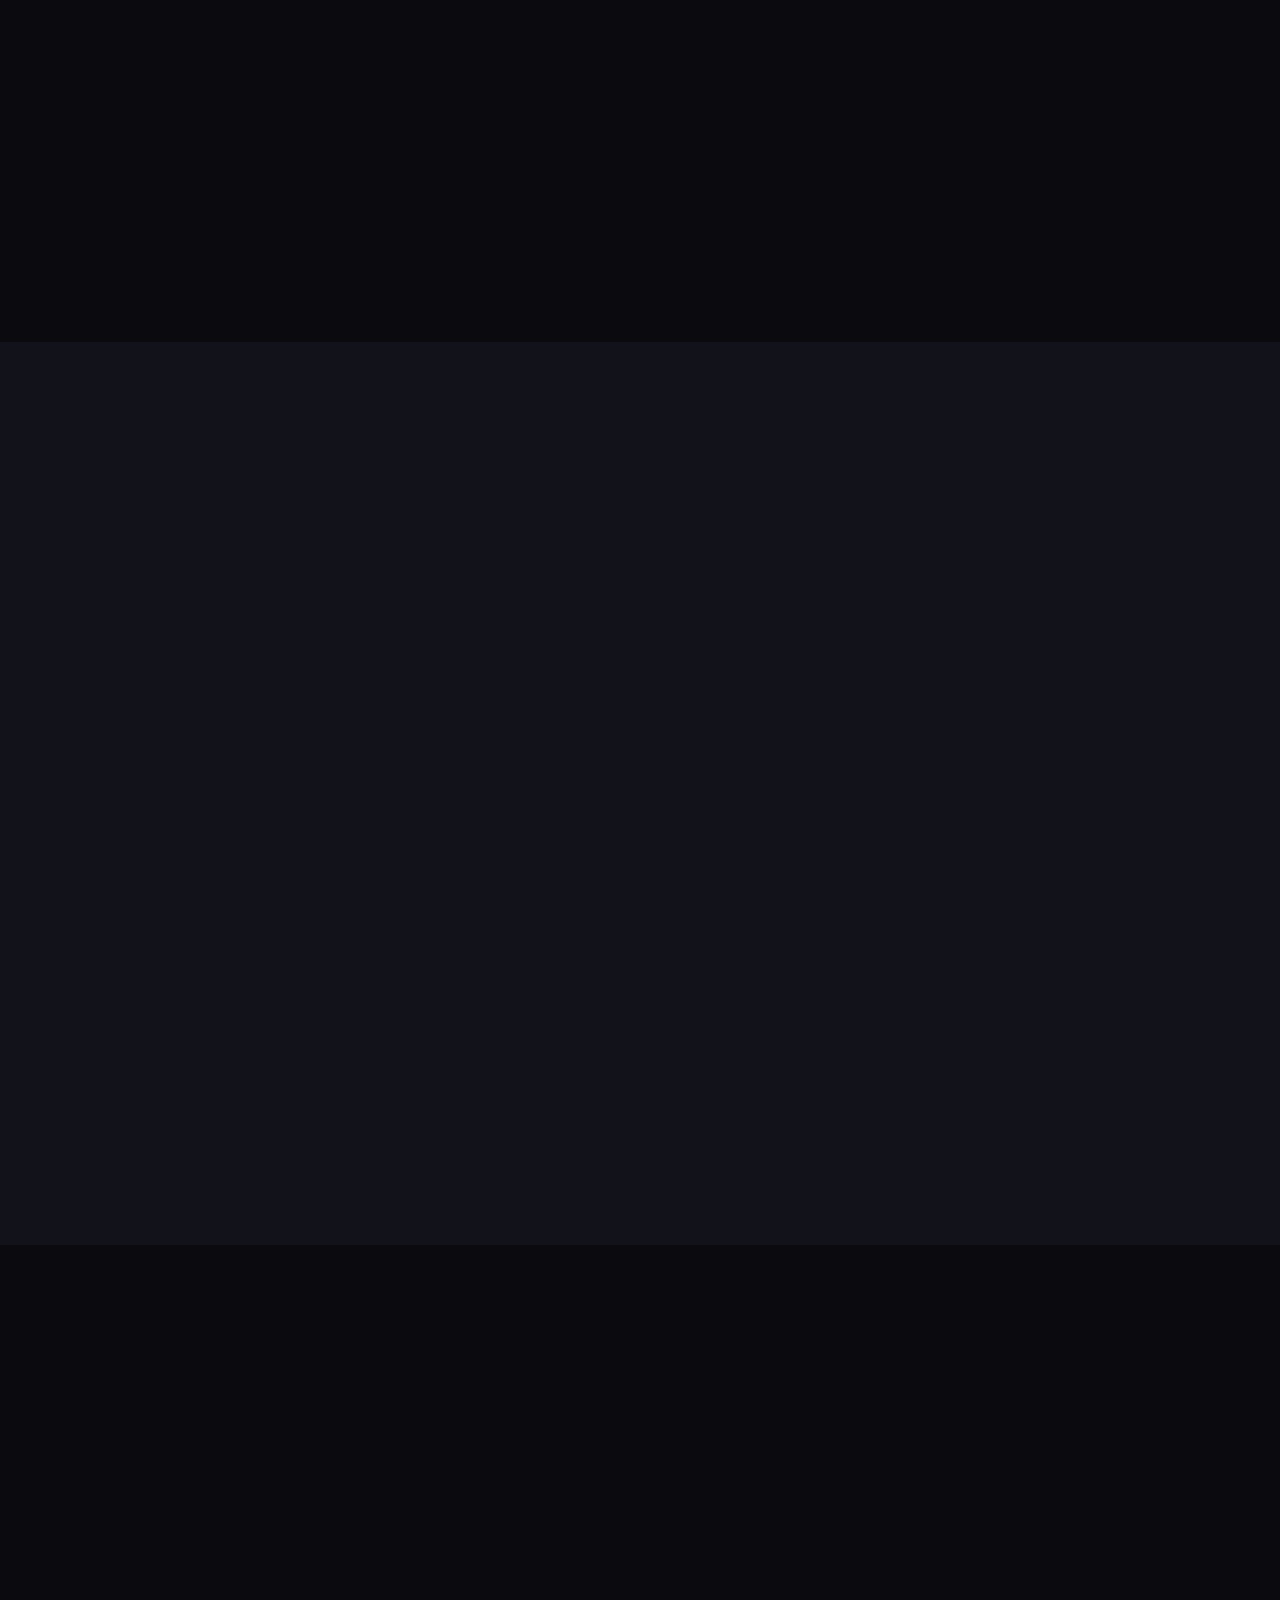
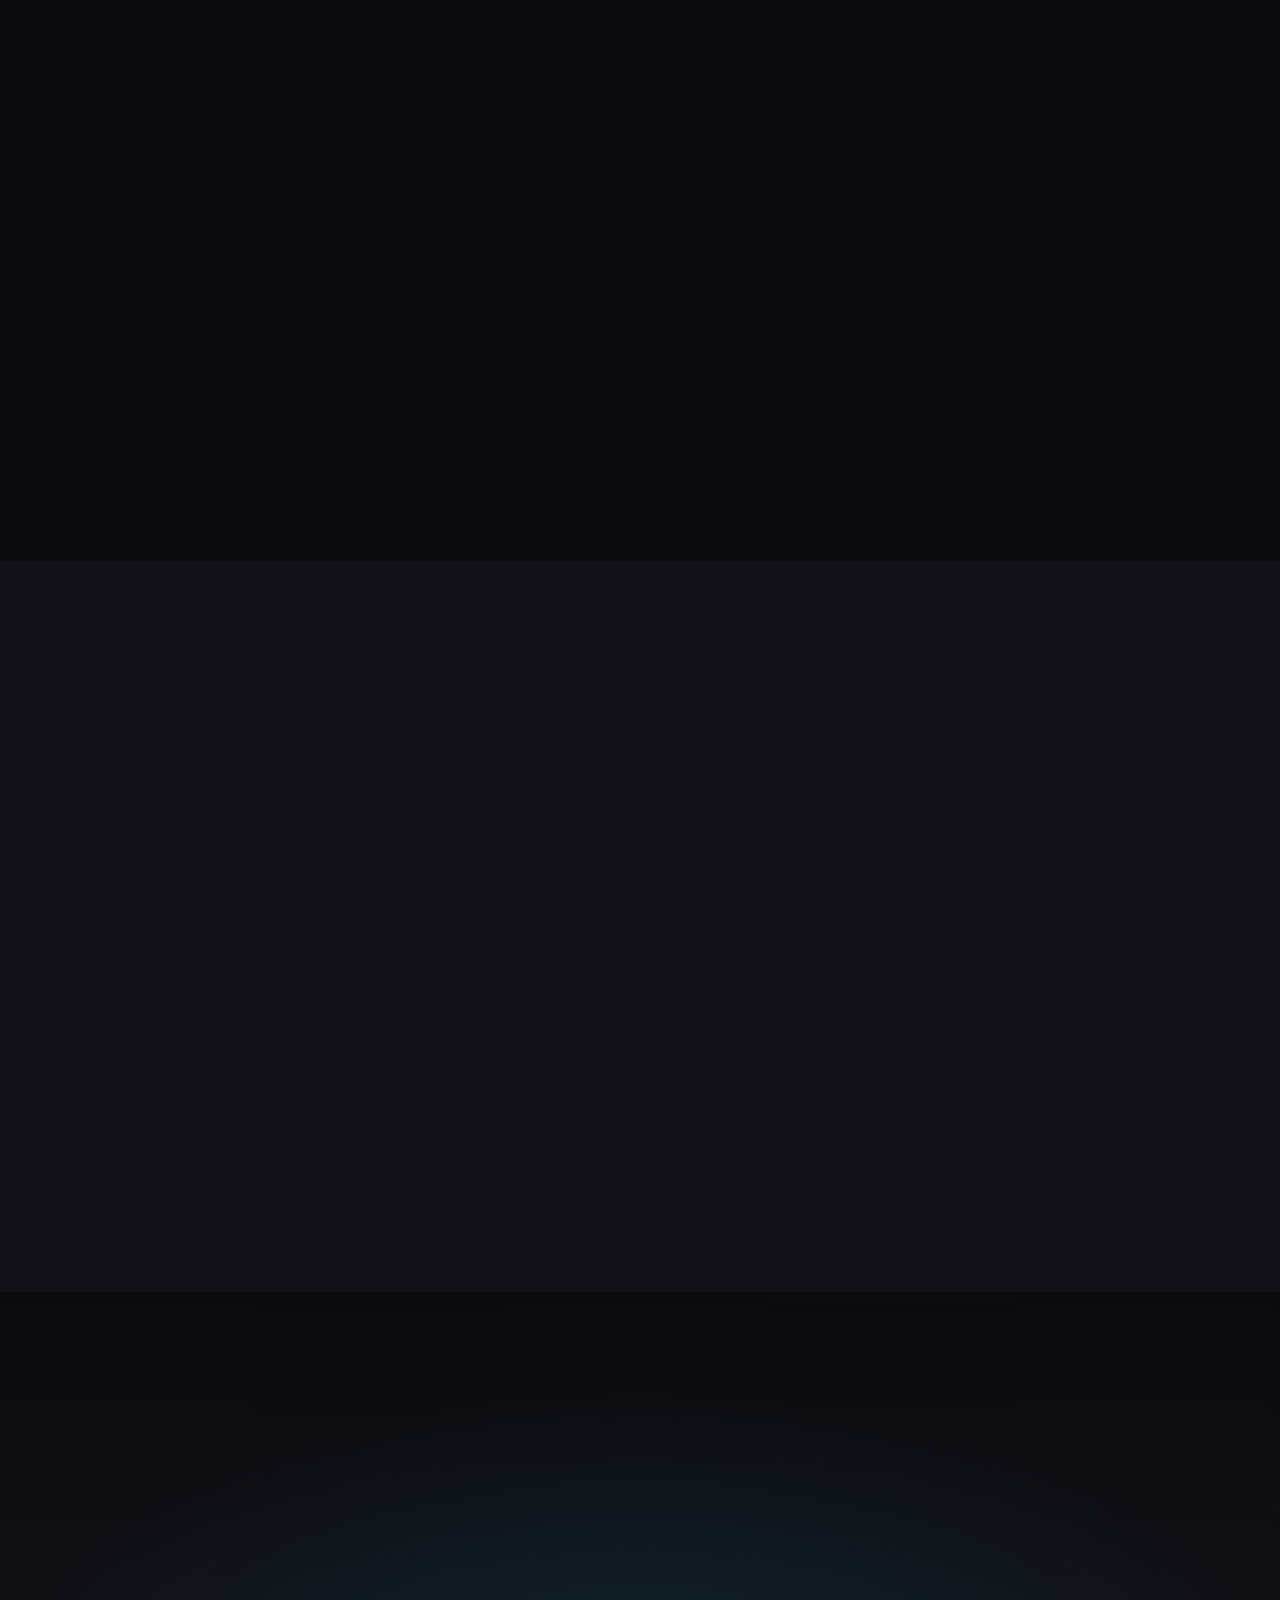
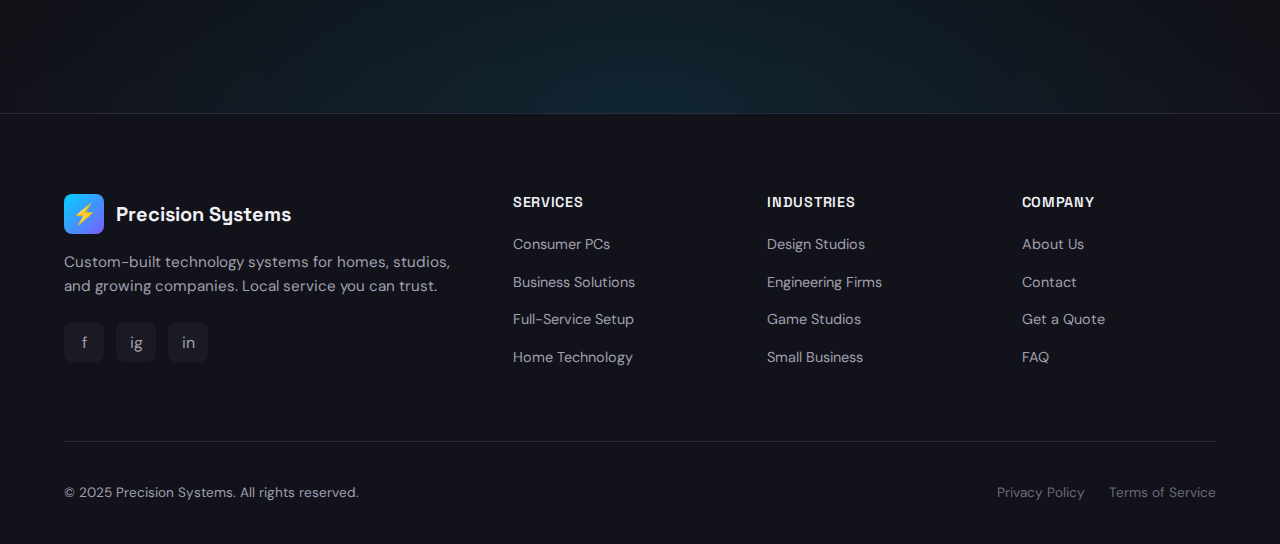
<file: services.html>
<!DOCTYPE html>
<html lang="en">
<head>
  <meta charset="UTF-8">
  <meta name="viewport" content="width=device-width, initial-scale=1.0">
  <meta name="description" content="Custom PC building services for gamers, creators, and businesses. Home theatre setup, NAS installation, and full business deployments.">
  <title>Services | Precision Systems</title>
  
  <!-- Fonts -->
  <link rel="preconnect" href="https://fonts.googleapis.com">
  <link rel="preconnect" href="https://fonts.gstatic.com" crossorigin>
  <link href="https://fonts.googleapis.com/css2?family=DM+Sans:wght@400;500;600;700&family=JetBrains+Mono:wght@400;500&family=Space+Grotesk:wght@500;600;700&display=swap" rel="stylesheet">
  
  <!-- Styles -->
  <link rel="stylesheet" href="css/styles.css">
  
  <!-- Favicon -->
  <link rel="icon" type="image/svg+xml" href="data:image/svg+xml,<svg xmlns='http://www.w3.org/2000/svg' viewBox='0 0 100 100'><text y='.9em' font-size='90'>⚡</text></svg>">
</head>
<body>
  <!-- Navigation -->
  <nav class="nav">
    <div class="nav-container">
      <a href="index.html" class="nav-logo">
        <div class="nav-logo-icon">⚡</div>
        <span>Precision Systems</span>
      </a>
      
      <ul class="nav-menu">
        <li><a href="index.html" class="nav-link">Home</a></li>
        <li><a href="services.html" class="nav-link active">Services</a></li>
        <li><a href="full-service.html" class="nav-link">Full-Service</a></li>
        <li><a href="industries.html" class="nav-link">Industries</a></li>
        <li><a href="about.html" class="nav-link">About</a></li>
        <li><a href="contact.html" class="nav-link">Contact</a></li>
        <li class="nav-cta"><a href="quote.html" class="btn btn-primary btn-sm">Get a Quote</a></li>
      </ul>
      
      <button class="nav-toggle" aria-label="Toggle menu">
        <span></span>
        <span></span>
        <span></span>
      </button>
    </div>
  </nav>

  <!-- Page Header -->
  <section class="about-hero">
    <div class="container">
      <span class="section-label fade-in">Our Services</span>
      <h1 class="fade-in">Solutions for Every Scale</h1>
      <p class="hero-description fade-in" style="max-width: 600px; margin: 0 auto;">
        From a single gaming PC to a complete office deployment, we build and deliver technology systems that work.
      </p>
    </div>
  </section>

  <!-- Consumer Solutions -->
  <section class="section" id="consumer">
    <div class="container">
      <div class="section-header fade-in">
        <span class="section-label">For Individuals</span>
        <h2>Consumer Solutions</h2>
        <p>Custom-built systems and home technology setups tailored to your needs.</p>
      </div>
      
      <div class="services-grid">
        <div class="card fade-in">
          <div class="card-icon">🎮</div>
          <h3>Gaming PCs</h3>
          <p>High-performance systems built for the games you play. From competitive 1080p to immersive 4K gaming.</p>
          <ul class="feature-list">
            <li>1080p / 1440p / 4K builds available</li>
            <li>Optimized for your favorite titles</li>
            <li>Clean cable management</li>
            <li>RGB or stealth aesthetics</li>
          </ul>
          <p style="color: var(--accent-primary); font-weight: 600; margin-top: 16px;">Starting at $800</p>
        </div>
        
        <div class="card fade-in">
          <div class="card-icon">🎨</div>
          <h3>Creator Workstations</h3>
          <p>Power through video editing, 3D rendering, and creative work with systems built for productivity.</p>
          <ul class="feature-list">
            <li>Optimized for Adobe, DaVinci, Blender</li>
            <li>High core count CPUs</li>
            <li>Professional GPU options</li>
            <li>Fast storage for large projects</li>
          </ul>
          <p style="color: var(--accent-primary); font-weight: 600; margin-top: 16px;">Starting at $1,200</p>
        </div>
        
        <div class="card fade-in">
          <div class="card-icon">💼</div>
          <h3>Office & Productivity</h3>
          <p>Reliable, quiet systems for everyday work. No bloatware, no noise — just clean performance.</p>
          <ul class="feature-list">
            <li>Silent or near-silent operation</li>
            <li>Small form factor options</li>
            <li>Clean Windows install</li>
            <li>Multi-monitor ready</li>
          </ul>
          <p style="color: var(--accent-primary); font-weight: 600; margin-top: 16px;">Starting at $500</p>
        </div>
        
        <div class="card fade-in">
          <div class="card-icon">🔧</div>
          <h3>Upgrades & Repairs</h3>
          <p>Breathe new life into your existing system. We diagnose issues and upgrade components.</p>
          <ul class="feature-list">
            <li>Component upgrades (GPU, RAM, SSD)</li>
            <li>System diagnostics</li>
            <li>Thermal paste replacement</li>
            <li>Performance optimization</li>
          </ul>
          <p style="color: var(--accent-primary); font-weight: 600; margin-top: 16px;">Starting at $50</p>
        </div>
      </div>
    </div>
  </section>

  <!-- Home Technology -->
  <section class="section" id="home-tech" style="background: var(--bg-secondary);">
    <div class="container">
      <div class="section-header fade-in">
        <span class="section-label">Home Technology</span>
        <h2>Complete Home Setups</h2>
        <p>Entertainment systems, storage solutions, and networking — all professionally configured.</p>
      </div>
      
      <div class="services-grid">
        <div class="card fade-in">
          <div class="card-icon">📺</div>
          <h3>Home Theatre</h3>
          <p>Transform your living room with a properly configured media system.</p>
          <ul class="feature-list">
            <li>HTPC or streaming device setup</li>
            <li>Projector & display configuration</li>
            <li>Sound system integration</li>
            <li>Smart home connectivity</li>
          </ul>
        </div>
        
        <div class="card fade-in">
          <div class="card-icon">💾</div>
          <h3>Home NAS & Storage</h3>
          <p>Centralized storage for your family's photos, videos, and backups.</p>
          <ul class="feature-list">
            <li>NAS selection & setup</li>
            <li>RAID configuration</li>
            <li>Remote access setup</li>
            <li>Automated backups</li>
          </ul>
        </div>
        
        <div class="card fade-in">
          <div class="card-icon">📡</div>
          <h3>Home Networking</h3>
          <p>Reliable Wi-Fi coverage and network optimization for modern homes.</p>
          <ul class="feature-list">
            <li>Mesh network setup</li>
            <li>Ethernet wiring consultation</li>
            <li>Network security configuration</li>
            <li>IoT device optimization</li>
          </ul>
        </div>
      </div>
    </div>
  </section>

  <!-- Business Solutions -->
  <section class="section" id="business">
    <div class="container">
      <div class="section-header fade-in">
        <span class="section-label">For Organizations</span>
        <h2>Business & Studio Solutions</h2>
        <p>Professional deployments for teams that need systems to just work.</p>
      </div>
      
      <div class="split-section">
        <div class="split-content fade-in">
          <h3>Full-Service Systems Deployment</h3>
          <p>
            We don't just drop off boxes. We analyze your needs, spec appropriate hardware, ensure software compliance, and deploy complete working environments.
          </p>
          <ul class="feature-list">
            <li>Needs analysis & consultation</li>
            <li>Software-driven hardware specifications</li>
            <li>Compliance with vendor requirements</li>
            <li>Multi-machine consistency & imaging</li>
            <li>Deployment & on-site installation</li>
            <li>Documentation & handoff</li>
          </ul>
          <a href="full-service.html" class="btn btn-primary">Learn More About Full-Service →</a>
        </div>
        <div class="fade-in">
          <div class="services-grid" style="grid-template-columns: 1fr;">
            <div class="card">
              <h4>Multi-System Deployments</h4>
              <p>Identical, tested workstations for your entire team. 2 machines or 50 — same quality, same consistency.</p>
            </div>
            <div class="card">
              <h4>Software-Compliant Builds</h4>
              <p>Systems built to meet official software requirements for CAD, creative apps, and specialized tools.</p>
            </div>
            <div class="card">
              <h4>Ongoing Support</h4>
              <p>Maintenance, upgrades, and troubleshooting when you need it. Local support you can rely on.</p>
            </div>
          </div>
        </div>
      </div>
    </div>
  </section>

  <!-- What Sets Us Apart -->
  <section class="section" style="background: var(--bg-secondary);">
    <div class="container">
      <div class="section-header fade-in">
        <span class="section-label">Why Choose Us</span>
        <h2>What Sets Us Apart</h2>
      </div>
      
      <div class="services-grid">
        <div class="card fade-in">
          <h3>🚫 No Retail Bloat</h3>
          <p>Clean OS installs without trial software, toolbars, or manufacturer bloatware slowing you down.</p>
        </div>
        <div class="card fade-in">
          <h3>✅ Stress-Tested</h3>
          <p>Every system is tested under real workloads before delivery. We catch issues so you don't have to.</p>
        </div>
        <div class="card fade-in">
          <h3>📍 Local Service</h3>
          <p>We're in your area. Local pickup, delivery, and support — no shipping boxes across the country.</p>
        </div>
        <div class="card fade-in">
          <h3>💰 Transparent Pricing</h3>
          <p>No hidden fees. We show you exactly what you're paying for and why.</p>
        </div>
        <div class="card fade-in">
          <h3>🔇 Quiet Systems</h3>
          <p>We prioritize acoustics. Your system should be heard when gaming, not when working.</p>
        </div>
        <div class="card fade-in">
          <h3>🤝 Personal Consultation</h3>
          <p>You talk to the person building your system. Real conversations, real recommendations.</p>
        </div>
      </div>
    </div>
  </section>

  <!-- CTA Section -->
  <section class="cta-section">
    <div class="container">
      <div class="cta-content fade-in">
        <h2>Ready to Get Started?</h2>
        <p>Tell us about your project and we'll get back to you within 24 hours with a custom quote.</p>
        <div class="cta-buttons">
          <a href="quote.html" class="btn btn-primary btn-lg">Get a Quote</a>
          <a href="contact.html" class="btn btn-secondary btn-lg">Contact Us</a>
        </div>
      </div>
    </div>
  </section>

  <!-- Footer -->
  <footer class="footer">
    <div class="container">
      <div class="footer-grid">
        <div class="footer-brand">
          <a href="index.html" class="nav-logo">
            <div class="nav-logo-icon">⚡</div>
            <span>Precision Systems</span>
          </a>
          <p>Custom-built technology systems for homes, studios, and growing companies. Local service you can trust.</p>
          <div class="footer-social">
            <a href="#" aria-label="Facebook">f</a>
            <a href="#" aria-label="Instagram">ig</a>
            <a href="#" aria-label="LinkedIn">in</a>
          </div>
        </div>
        
        <div class="footer-column">
          <h4>Services</h4>
          <ul>
            <li><a href="services.html#consumer">Consumer PCs</a></li>
            <li><a href="services.html#business">Business Solutions</a></li>
            <li><a href="full-service.html">Full-Service Setup</a></li>
            <li><a href="services.html#home-tech">Home Technology</a></li>
          </ul>
        </div>
        
        <div class="footer-column">
          <h4>Industries</h4>
          <ul>
            <li><a href="industries.html#design">Design Studios</a></li>
            <li><a href="industries.html#engineering">Engineering Firms</a></li>
            <li><a href="industries.html#gaming">Game Studios</a></li>
            <li><a href="industries.html#business">Small Business</a></li>
          </ul>
        </div>
        
        <div class="footer-column">
          <h4>Company</h4>
          <ul>
            <li><a href="about.html">About Us</a></li>
            <li><a href="contact.html">Contact</a></li>
            <li><a href="quote.html">Get a Quote</a></li>
            <li><a href="faq.html">FAQ</a></li>
          </ul>
        </div>
      </div>
      
      <div class="footer-bottom">
        <p>&copy; 2025 Precision Systems. All rights reserved.</p>
        <div class="footer-legal">
          <a href="privacy.html">Privacy Policy</a>
          <a href="terms.html">Terms of Service</a>
        </div>
      </div>
    </div>
  </footer>

  <script src="js/main.js"></script>
</body>
</html>
</file>
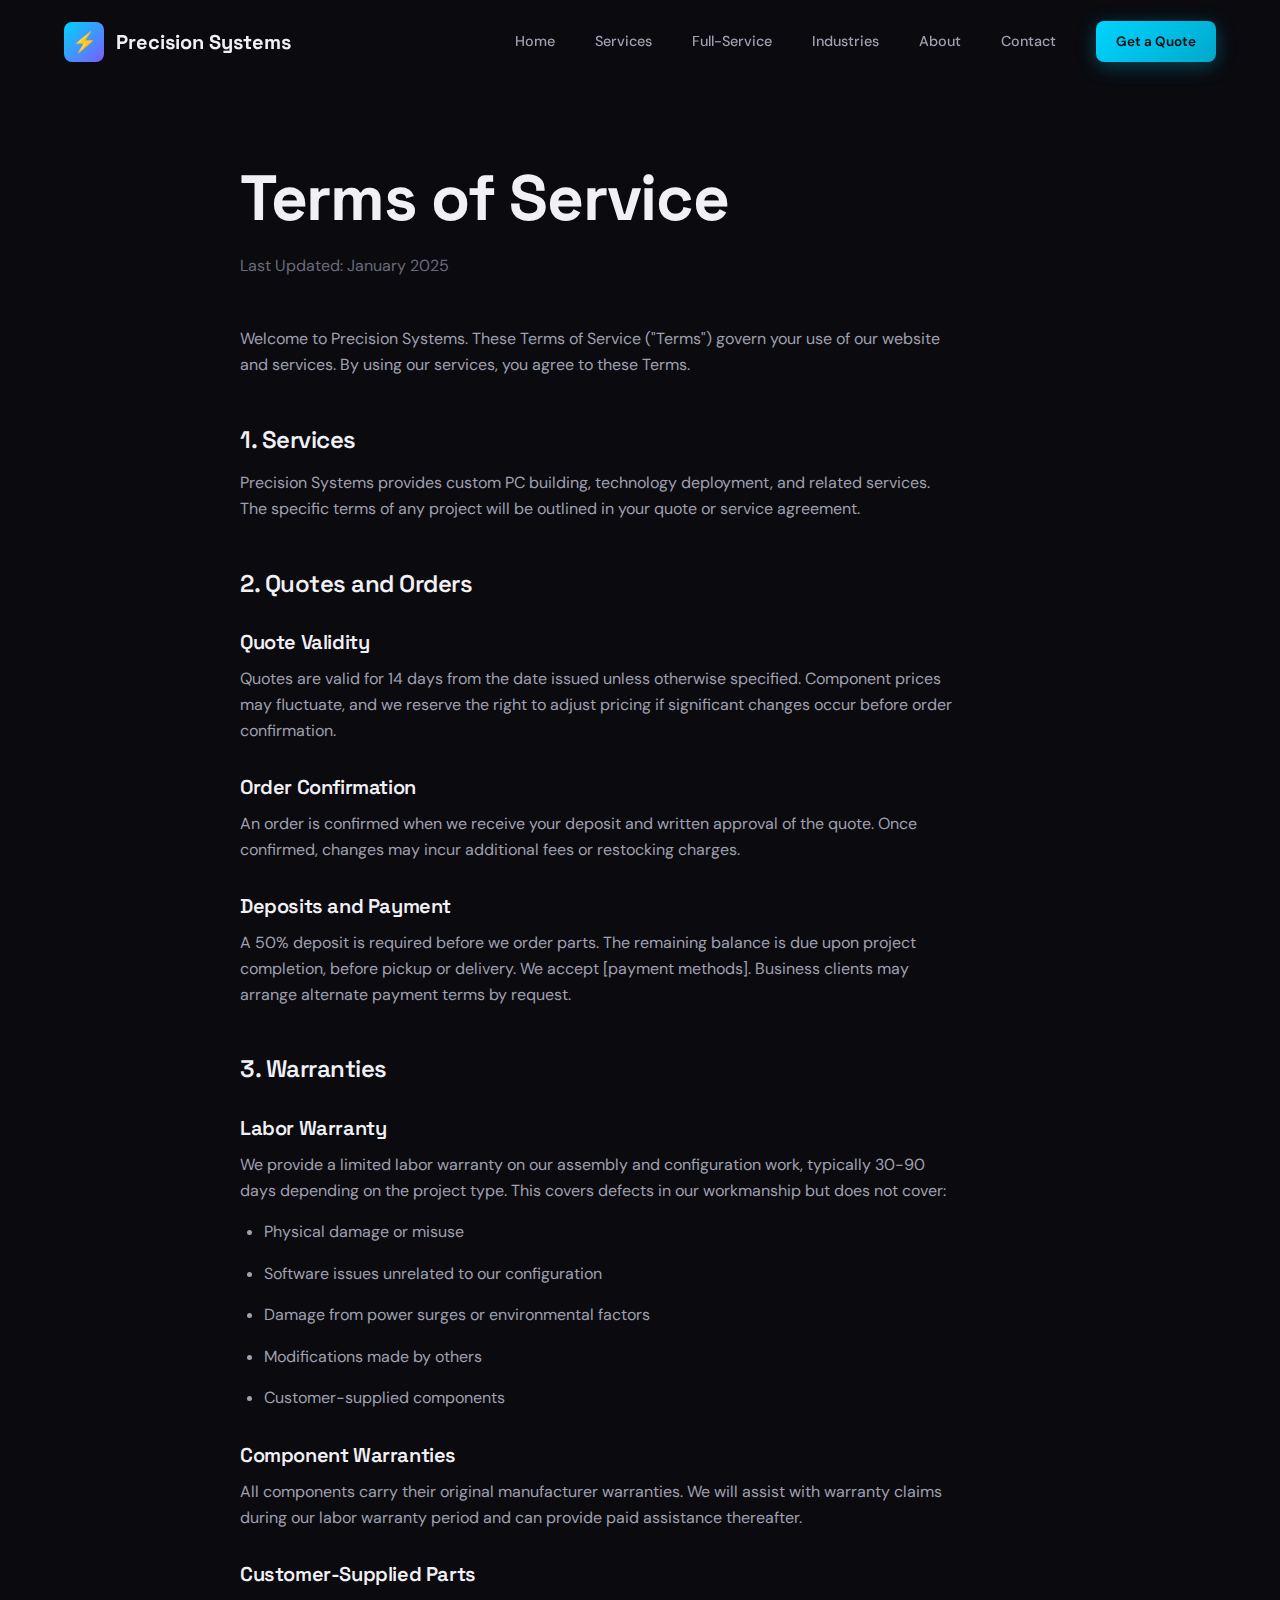
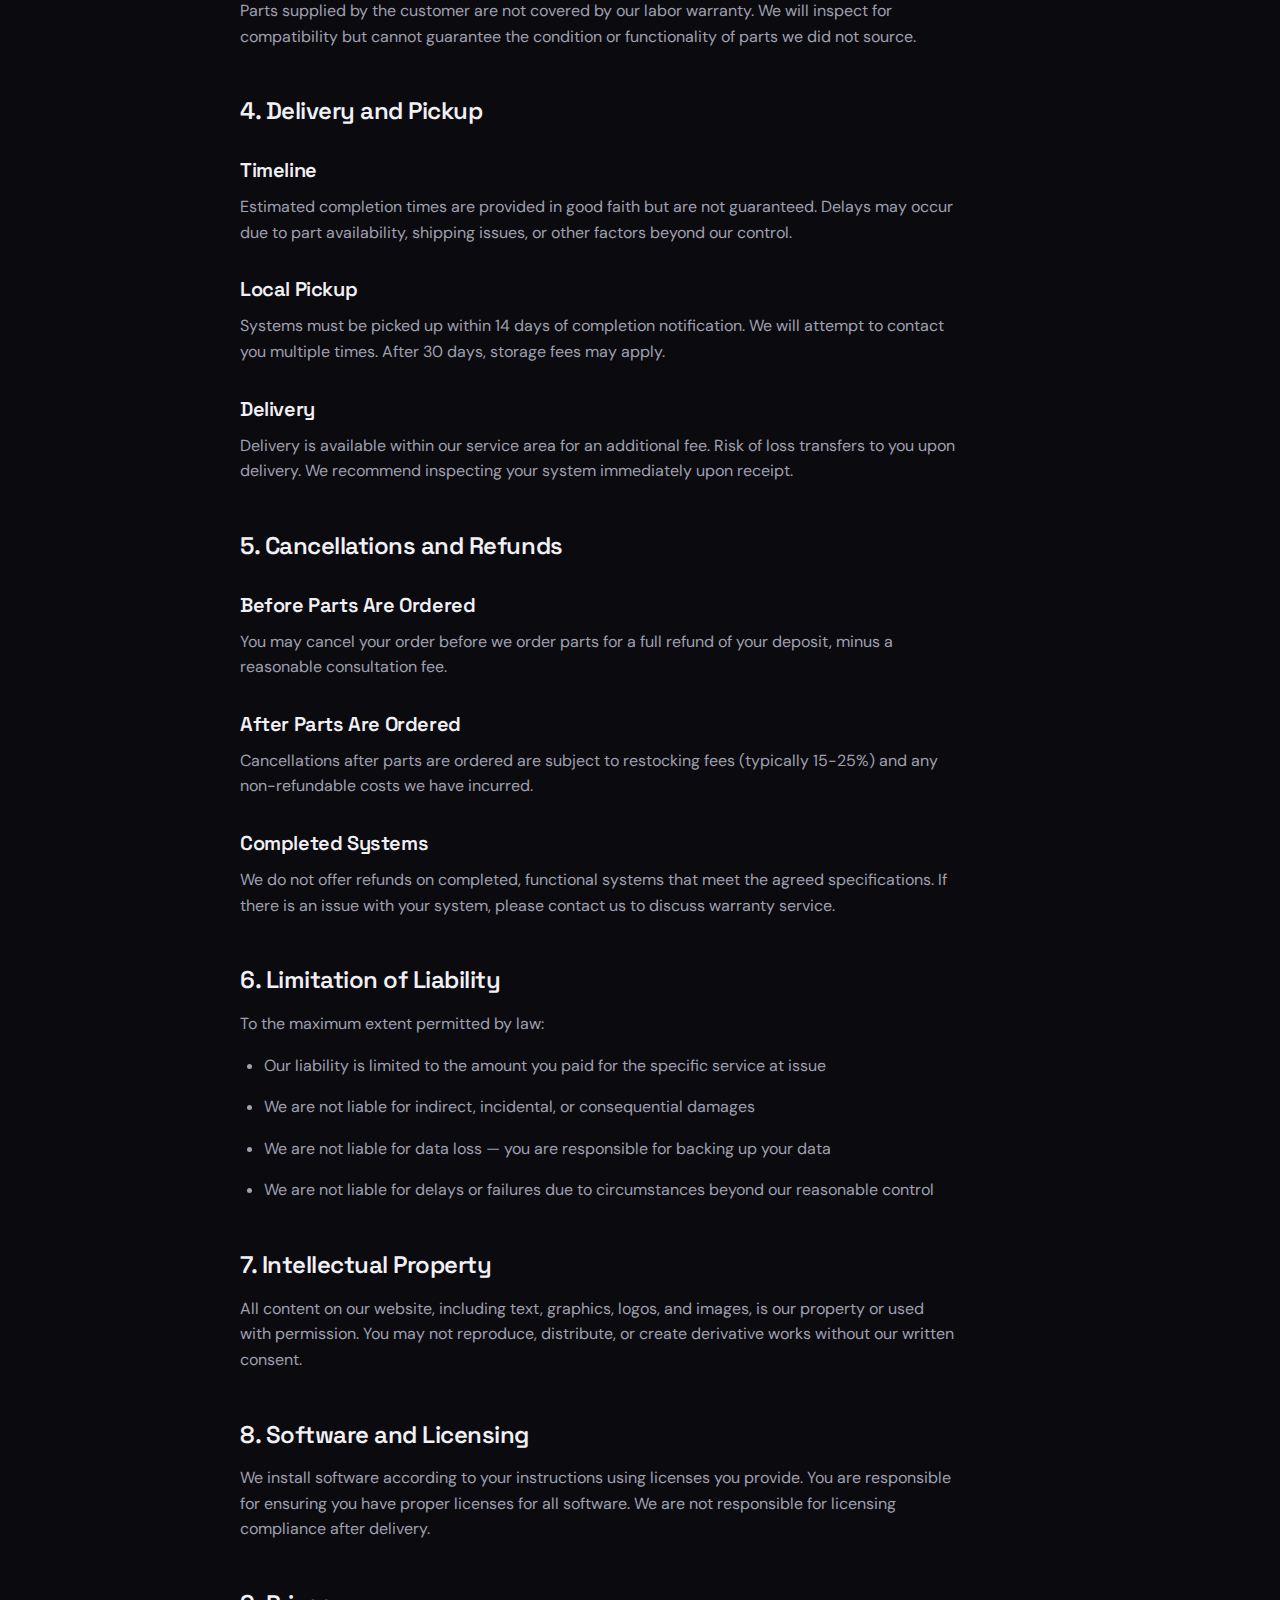
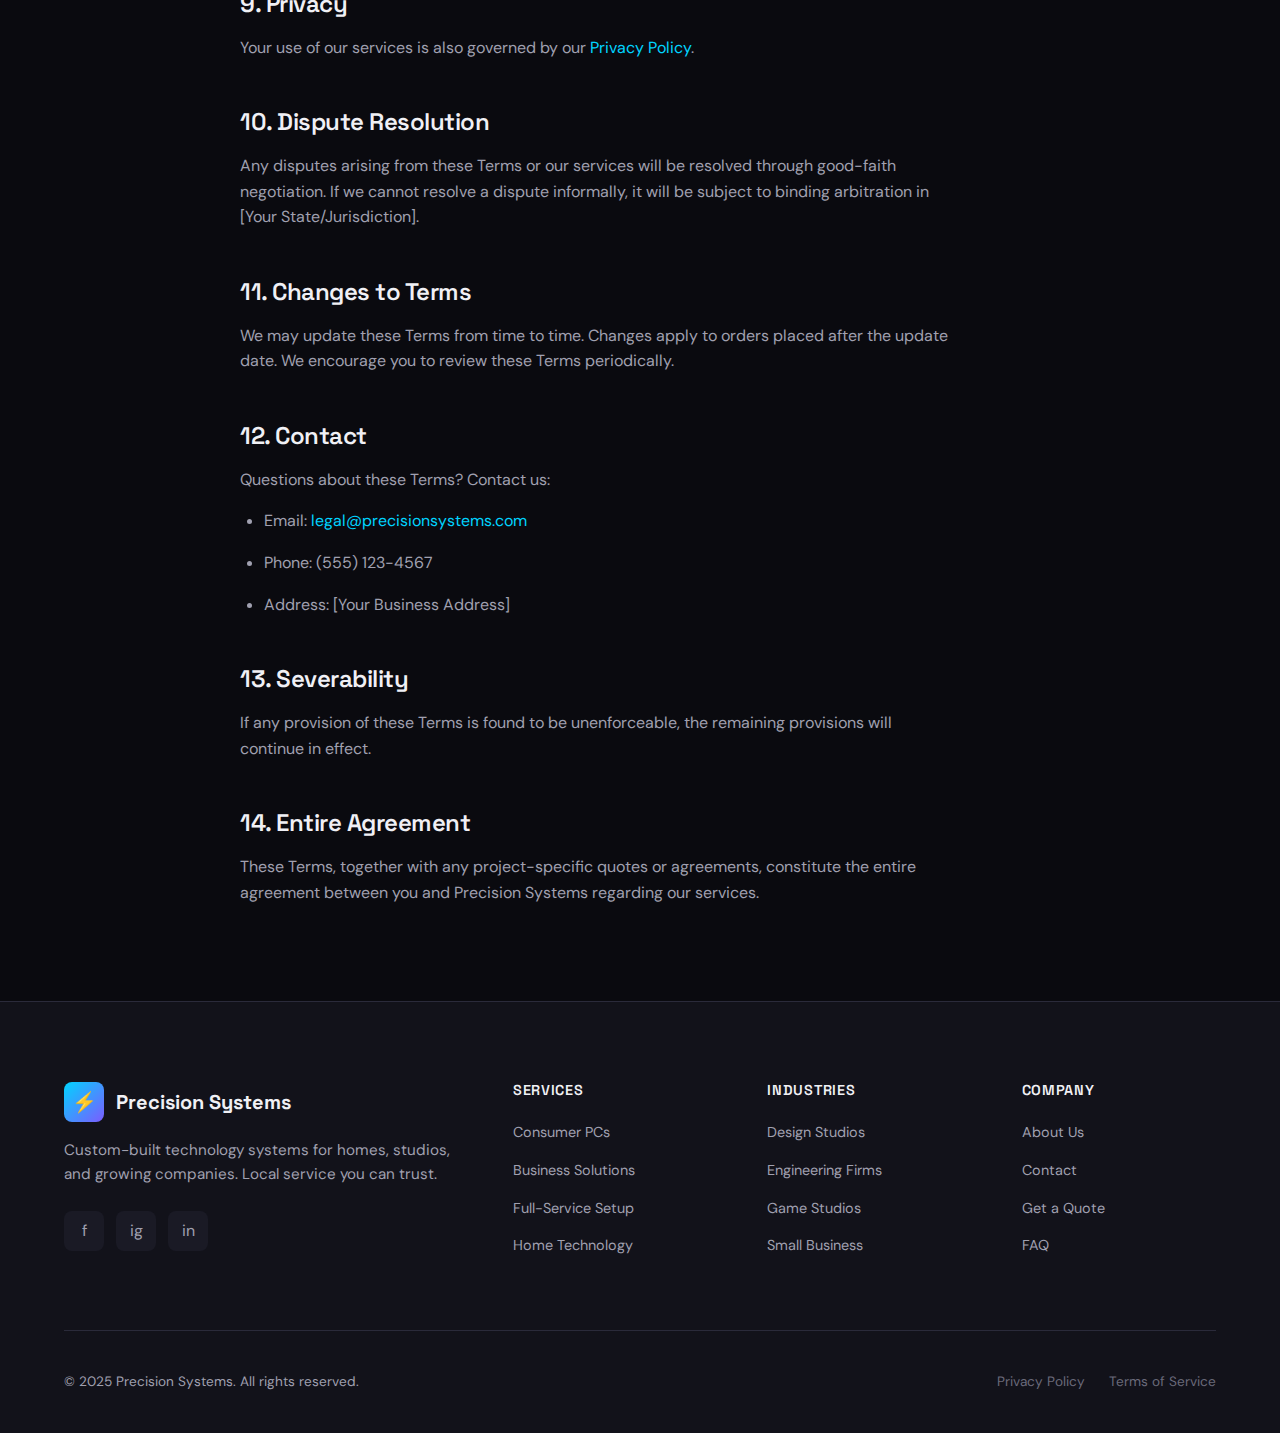
<file: terms.html>
<!DOCTYPE html>
<html lang="en">
<head>
  <meta charset="UTF-8">
  <meta name="viewport" content="width=device-width, initial-scale=1.0">
  <meta name="description" content="Terms of Service for Precision Systems - terms and conditions for using our services.">
  <title>Terms of Service | Precision Systems</title>
  
  <!-- Fonts -->
  <link rel="preconnect" href="https://fonts.googleapis.com">
  <link rel="preconnect" href="https://fonts.gstatic.com" crossorigin>
  <link href="https://fonts.googleapis.com/css2?family=DM+Sans:wght@400;500;600;700&family=JetBrains+Mono:wght@400;500&family=Space+Grotesk:wght@500;600;700&display=swap" rel="stylesheet">
  
  <!-- Styles -->
  <link rel="stylesheet" href="css/styles.css">
  
  <!-- Favicon -->
  <link rel="icon" type="image/svg+xml" href="data:image/svg+xml,<svg xmlns='http://www.w3.org/2000/svg' viewBox='0 0 100 100'><text y='.9em' font-size='90'>⚡</text></svg>">
</head>
<body>
  <!-- Navigation -->
  <nav class="nav">
    <div class="nav-container">
      <a href="index.html" class="nav-logo">
        <div class="nav-logo-icon">⚡</div>
        <span>Precision Systems</span>
      </a>
      
      <ul class="nav-menu">
        <li><a href="index.html" class="nav-link">Home</a></li>
        <li><a href="services.html" class="nav-link">Services</a></li>
        <li><a href="full-service.html" class="nav-link">Full-Service</a></li>
        <li><a href="industries.html" class="nav-link">Industries</a></li>
        <li><a href="about.html" class="nav-link">About</a></li>
        <li><a href="contact.html" class="nav-link">Contact</a></li>
        <li class="nav-cta"><a href="quote.html" class="btn btn-primary btn-sm">Get a Quote</a></li>
      </ul>
      
      <button class="nav-toggle" aria-label="Toggle menu">
        <span></span>
        <span></span>
        <span></span>
      </button>
    </div>
  </nav>

  <!-- Legal Content -->
  <section class="legal-page">
    <div class="container">
      <div class="legal-content">
        <h1>Terms of Service</h1>
        <p class="last-updated">Last Updated: January 2025</p>
        
        <p>Welcome to Precision Systems. These Terms of Service ("Terms") govern your use of our website and services. By using our services, you agree to these Terms.</p>
        
        <h2>1. Services</h2>
        <p>Precision Systems provides custom PC building, technology deployment, and related services. The specific terms of any project will be outlined in your quote or service agreement.</p>
        
        <h2>2. Quotes and Orders</h2>
        <h3>Quote Validity</h3>
        <p>Quotes are valid for 14 days from the date issued unless otherwise specified. Component prices may fluctuate, and we reserve the right to adjust pricing if significant changes occur before order confirmation.</p>
        
        <h3>Order Confirmation</h3>
        <p>An order is confirmed when we receive your deposit and written approval of the quote. Once confirmed, changes may incur additional fees or restocking charges.</p>
        
        <h3>Deposits and Payment</h3>
        <p>A 50% deposit is required before we order parts. The remaining balance is due upon project completion, before pickup or delivery. We accept [payment methods]. Business clients may arrange alternate payment terms by request.</p>
        
        <h2>3. Warranties</h2>
        <h3>Labor Warranty</h3>
        <p>We provide a limited labor warranty on our assembly and configuration work, typically 30-90 days depending on the project type. This covers defects in our workmanship but does not cover:</p>
        <ul>
          <li>Physical damage or misuse</li>
          <li>Software issues unrelated to our configuration</li>
          <li>Damage from power surges or environmental factors</li>
          <li>Modifications made by others</li>
          <li>Customer-supplied components</li>
        </ul>
        
        <h3>Component Warranties</h3>
        <p>All components carry their original manufacturer warranties. We will assist with warranty claims during our labor warranty period and can provide paid assistance thereafter.</p>
        
        <h3>Customer-Supplied Parts</h3>
        <p>Parts supplied by the customer are not covered by our labor warranty. We will inspect for compatibility but cannot guarantee the condition or functionality of parts we did not source.</p>
        
        <h2>4. Delivery and Pickup</h2>
        <h3>Timeline</h3>
        <p>Estimated completion times are provided in good faith but are not guaranteed. Delays may occur due to part availability, shipping issues, or other factors beyond our control.</p>
        
        <h3>Local Pickup</h3>
        <p>Systems must be picked up within 14 days of completion notification. We will attempt to contact you multiple times. After 30 days, storage fees may apply.</p>
        
        <h3>Delivery</h3>
        <p>Delivery is available within our service area for an additional fee. Risk of loss transfers to you upon delivery. We recommend inspecting your system immediately upon receipt.</p>
        
        <h2>5. Cancellations and Refunds</h2>
        <h3>Before Parts Are Ordered</h3>
        <p>You may cancel your order before we order parts for a full refund of your deposit, minus a reasonable consultation fee.</p>
        
        <h3>After Parts Are Ordered</h3>
        <p>Cancellations after parts are ordered are subject to restocking fees (typically 15-25%) and any non-refundable costs we have incurred.</p>
        
        <h3>Completed Systems</h3>
        <p>We do not offer refunds on completed, functional systems that meet the agreed specifications. If there is an issue with your system, please contact us to discuss warranty service.</p>
        
        <h2>6. Limitation of Liability</h2>
        <p>To the maximum extent permitted by law:</p>
        <ul>
          <li>Our liability is limited to the amount you paid for the specific service at issue</li>
          <li>We are not liable for indirect, incidental, or consequential damages</li>
          <li>We are not liable for data loss — you are responsible for backing up your data</li>
          <li>We are not liable for delays or failures due to circumstances beyond our reasonable control</li>
        </ul>
        
        <h2>7. Intellectual Property</h2>
        <p>All content on our website, including text, graphics, logos, and images, is our property or used with permission. You may not reproduce, distribute, or create derivative works without our written consent.</p>
        
        <h2>8. Software and Licensing</h2>
        <p>We install software according to your instructions using licenses you provide. You are responsible for ensuring you have proper licenses for all software. We are not responsible for licensing compliance after delivery.</p>
        
        <h2>9. Privacy</h2>
        <p>Your use of our services is also governed by our <a href="privacy.html">Privacy Policy</a>.</p>
        
        <h2>10. Dispute Resolution</h2>
        <p>Any disputes arising from these Terms or our services will be resolved through good-faith negotiation. If we cannot resolve a dispute informally, it will be subject to binding arbitration in [Your State/Jurisdiction].</p>
        
        <h2>11. Changes to Terms</h2>
        <p>We may update these Terms from time to time. Changes apply to orders placed after the update date. We encourage you to review these Terms periodically.</p>
        
        <h2>12. Contact</h2>
        <p>Questions about these Terms? Contact us:</p>
        <ul>
          <li>Email: <a href="mailto:legal@precisionsystems.com">legal@precisionsystems.com</a></li>
          <li>Phone: (555) 123-4567</li>
          <li>Address: [Your Business Address]</li>
        </ul>
        
        <h2>13. Severability</h2>
        <p>If any provision of these Terms is found to be unenforceable, the remaining provisions will continue in effect.</p>
        
        <h2>14. Entire Agreement</h2>
        <p>These Terms, together with any project-specific quotes or agreements, constitute the entire agreement between you and Precision Systems regarding our services.</p>
      </div>
    </div>
  </section>

  <!-- Footer -->
  <footer class="footer">
    <div class="container">
      <div class="footer-grid">
        <div class="footer-brand">
          <a href="index.html" class="nav-logo">
            <div class="nav-logo-icon">⚡</div>
            <span>Precision Systems</span>
          </a>
          <p>Custom-built technology systems for homes, studios, and growing companies. Local service you can trust.</p>
          <div class="footer-social">
            <a href="#" aria-label="Facebook">f</a>
            <a href="#" aria-label="Instagram">ig</a>
            <a href="#" aria-label="LinkedIn">in</a>
          </div>
        </div>
        
        <div class="footer-column">
          <h4>Services</h4>
          <ul>
            <li><a href="services.html#consumer">Consumer PCs</a></li>
            <li><a href="services.html#business">Business Solutions</a></li>
            <li><a href="full-service.html">Full-Service Setup</a></li>
            <li><a href="services.html#home-tech">Home Technology</a></li>
          </ul>
        </div>
        
        <div class="footer-column">
          <h4>Industries</h4>
          <ul>
            <li><a href="industries.html#design">Design Studios</a></li>
            <li><a href="industries.html#engineering">Engineering Firms</a></li>
            <li><a href="industries.html#gaming">Game Studios</a></li>
            <li><a href="industries.html#business">Small Business</a></li>
          </ul>
        </div>
        
        <div class="footer-column">
          <h4>Company</h4>
          <ul>
            <li><a href="about.html">About Us</a></li>
            <li><a href="contact.html">Contact</a></li>
            <li><a href="quote.html">Get a Quote</a></li>
            <li><a href="faq.html">FAQ</a></li>
          </ul>
        </div>
      </div>
      
      <div class="footer-bottom">
        <p>&copy; 2025 Precision Systems. All rights reserved.</p>
        <div class="footer-legal">
          <a href="privacy.html">Privacy Policy</a>
          <a href="terms.html">Terms of Service</a>
        </div>
      </div>
    </div>
  </footer>

  <script src="js/main.js"></script>
</body>
</html>
</file>
<file: css/styles.css>
/* ========================================
   PRECISION SYSTEMS - Main Stylesheet
   A local PC building & systems integration company
   ======================================== */

/* CSS Variables */
:root {
  /* Colors - Dark tech aesthetic with electric accents */
  --bg-primary: #0a0a0f;
  --bg-secondary: #12121a;
  --bg-tertiary: #1a1a25;
  --bg-card: #15151f;
  --bg-card-hover: #1c1c28;
  
  --text-primary: #f0f0f5;
  --text-secondary: #a0a0b0;
  --text-muted: #6a6a7a;
  
  --accent-primary: #00d4ff;
  --accent-secondary: #7b5cff;
  --accent-tertiary: #ff6b35;
  --accent-success: #00e676;
  
  --border-color: #2a2a3a;
  --border-light: #3a3a4a;
  
  /* Typography */
  --font-display: 'Space Grotesk', sans-serif;
  --font-body: 'DM Sans', sans-serif;
  --font-mono: 'JetBrains Mono', monospace;
  
  /* Spacing */
  --section-padding: 100px 0;
  --container-width: 1200px;
  --container-padding: 0 24px;
  
  /* Transitions */
  --transition-fast: 0.15s ease;
  --transition-medium: 0.3s ease;
  --transition-slow: 0.5s ease;
  
  /* Shadows */
  --shadow-glow: 0 0 30px rgba(0, 212, 255, 0.15);
  --shadow-card: 0 4px 20px rgba(0, 0, 0, 0.3);
}

/* Reset & Base */
*, *::before, *::after {
  box-sizing: border-box;
  margin: 0;
  padding: 0;
}

html {
  scroll-behavior: smooth;
  font-size: 16px;
}

body {
  font-family: var(--font-body);
  background-color: var(--bg-primary);
  color: var(--text-primary);
  line-height: 1.6;
  overflow-x: hidden;
  -webkit-font-smoothing: antialiased;
  -moz-osx-font-smoothing: grayscale;
}

/* Typography */
h1, h2, h3, h4, h5, h6 {
  font-family: var(--font-display);
  font-weight: 600;
  line-height: 1.2;
  letter-spacing: -0.02em;
}

h1 {
  font-size: clamp(2.5rem, 5vw, 4rem);
  font-weight: 700;
}

h2 {
  font-size: clamp(2rem, 4vw, 3rem);
}

h3 {
  font-size: clamp(1.5rem, 3vw, 2rem);
}

h4 {
  font-size: 1.25rem;
}

p {
  color: var(--text-secondary);
  max-width: 65ch;
}

a {
  color: var(--accent-primary);
  text-decoration: none;
  transition: color var(--transition-fast);
}

a:hover {
  color: var(--text-primary);
}

/* Container */
.container {
  max-width: var(--container-width);
  margin: 0 auto;
  padding: var(--container-padding);
}

/* ========================================
   NAVIGATION
   ======================================== */

.nav {
  position: fixed;
  top: 0;
  left: 0;
  right: 0;
  z-index: 1000;
  padding: 20px 0;
  background: rgba(10, 10, 15, 0.8);
  backdrop-filter: blur(20px);
  border-bottom: 1px solid transparent;
  transition: all var(--transition-medium);
}

.nav.scrolled {
  padding: 12px 0;
  border-bottom-color: var(--border-color);
}

.nav-container {
  display: flex;
  align-items: center;
  justify-content: space-between;
  max-width: var(--container-width);
  margin: 0 auto;
  padding: var(--container-padding);
}

.nav-logo {
  display: flex;
  align-items: center;
  gap: 12px;
  font-family: var(--font-display);
  font-weight: 700;
  font-size: 1.25rem;
  color: var(--text-primary);
}

.nav-logo-icon {
  width: 40px;
  height: 40px;
  background: linear-gradient(135deg, var(--accent-primary), var(--accent-secondary));
  border-radius: 8px;
  display: flex;
  align-items: center;
  justify-content: center;
  font-size: 1.25rem;
}

.nav-menu {
  display: flex;
  align-items: center;
  gap: 8px;
  list-style: none;
}

.nav-link {
  display: block;
  padding: 10px 16px;
  color: var(--text-secondary);
  font-size: 0.9rem;
  font-weight: 500;
  border-radius: 8px;
  transition: all var(--transition-fast);
}

.nav-link:hover {
  color: var(--text-primary);
  background: var(--bg-tertiary);
}

.nav-link.active {
  color: var(--accent-primary);
}

.nav-cta {
  margin-left: 16px;
}

.nav-toggle {
  display: none;
  flex-direction: column;
  gap: 5px;
  background: none;
  border: none;
  cursor: pointer;
  padding: 8px;
}

.nav-toggle span {
  width: 24px;
  height: 2px;
  background: var(--text-primary);
  border-radius: 2px;
  transition: all var(--transition-fast);
}

/* ========================================
   BUTTONS
   ======================================== */

.btn {
  display: inline-flex;
  align-items: center;
  justify-content: center;
  gap: 8px;
  padding: 14px 28px;
  font-family: var(--font-body);
  font-size: 0.95rem;
  font-weight: 600;
  border-radius: 8px;
  border: none;
  cursor: pointer;
  transition: all var(--transition-medium);
  text-decoration: none;
}

.btn-primary {
  background: linear-gradient(135deg, var(--accent-primary), #00a8cc);
  color: var(--bg-primary);
  box-shadow: 0 4px 20px rgba(0, 212, 255, 0.3);
}

.btn-primary:hover {
  transform: translateY(-2px);
  box-shadow: 0 8px 30px rgba(0, 212, 255, 0.4);
  color: var(--bg-primary);
}

.btn-secondary {
  background: var(--bg-tertiary);
  color: var(--text-primary);
  border: 1px solid var(--border-color);
}

.btn-secondary:hover {
  background: var(--bg-card-hover);
  border-color: var(--border-light);
  color: var(--text-primary);
}

.btn-outline {
  background: transparent;
  color: var(--accent-primary);
  border: 1px solid var(--accent-primary);
}

.btn-outline:hover {
  background: var(--accent-primary);
  color: var(--bg-primary);
}

.btn-lg {
  padding: 18px 36px;
  font-size: 1rem;
}

.btn-sm {
  padding: 10px 20px;
  font-size: 0.85rem;
}

/* ========================================
   HERO SECTION
   ======================================== */

.hero {
  min-height: 100vh;
  display: flex;
  align-items: center;
  position: relative;
  padding: 120px 0 80px;
  overflow: hidden;
}

.hero::before {
  content: '';
  position: absolute;
  top: 0;
  left: 0;
  right: 0;
  bottom: 0;
  background: 
    radial-gradient(ellipse 80% 50% at 50% -20%, rgba(0, 212, 255, 0.15), transparent),
    radial-gradient(ellipse 60% 40% at 80% 60%, rgba(123, 92, 255, 0.1), transparent);
  pointer-events: none;
}

.hero-grid {
  position: absolute;
  top: 0;
  left: 0;
  right: 0;
  bottom: 0;
  background-image: 
    linear-gradient(rgba(42, 42, 58, 0.3) 1px, transparent 1px),
    linear-gradient(90deg, rgba(42, 42, 58, 0.3) 1px, transparent 1px);
  background-size: 60px 60px;
  mask-image: radial-gradient(ellipse 70% 50% at 50% 50%, black, transparent);
  pointer-events: none;
}

.hero-content {
  position: relative;
  z-index: 1;
  max-width: 800px;
}

.hero-badge {
  display: inline-flex;
  align-items: center;
  gap: 8px;
  padding: 8px 16px;
  background: var(--bg-tertiary);
  border: 1px solid var(--border-color);
  border-radius: 100px;
  font-size: 0.85rem;
  color: var(--text-secondary);
  margin-bottom: 24px;
  animation: fadeInUp 0.6s ease;
}

.hero-badge-dot {
  width: 8px;
  height: 8px;
  background: var(--accent-success);
  border-radius: 50%;
  animation: pulse 2s infinite;
}

.hero h1 {
  margin-bottom: 24px;
  animation: fadeInUp 0.6s ease 0.1s both;
}

.hero h1 .highlight {
  background: linear-gradient(135deg, var(--accent-primary), var(--accent-secondary));
  -webkit-background-clip: text;
  -webkit-text-fill-color: transparent;
  background-clip: text;
}

.hero-description {
  font-size: 1.25rem;
  margin-bottom: 40px;
  animation: fadeInUp 0.6s ease 0.2s both;
}

.hero-ctas {
  display: flex;
  gap: 16px;
  flex-wrap: wrap;
  animation: fadeInUp 0.6s ease 0.3s both;
}

.hero-stats {
  display: flex;
  gap: 48px;
  margin-top: 60px;
  padding-top: 40px;
  border-top: 1px solid var(--border-color);
  animation: fadeInUp 0.6s ease 0.4s both;
}

.hero-stat {
  text-align: left;
}

.hero-stat-value {
  font-family: var(--font-display);
  font-size: 2.5rem;
  font-weight: 700;
  color: var(--accent-primary);
  line-height: 1;
}

.hero-stat-label {
  font-size: 0.9rem;
  color: var(--text-muted);
  margin-top: 8px;
}

/* ========================================
   SECTIONS
   ======================================== */

section {
  padding: var(--section-padding);
}

.section-header {
  text-align: center;
  max-width: 700px;
  margin: 0 auto 60px;
}

.section-label {
  display: inline-block;
  font-family: var(--font-mono);
  font-size: 0.8rem;
  font-weight: 500;
  color: var(--accent-primary);
  text-transform: uppercase;
  letter-spacing: 0.1em;
  margin-bottom: 16px;
}

.section-header h2 {
  margin-bottom: 16px;
}

.section-header p {
  margin: 0 auto;
  font-size: 1.1rem;
}

/* ========================================
   CARDS
   ======================================== */

.card {
  background: var(--bg-card);
  border: 1px solid var(--border-color);
  border-radius: 16px;
  padding: 32px;
  transition: all var(--transition-medium);
}

.card:hover {
  background: var(--bg-card-hover);
  border-color: var(--border-light);
  transform: translateY(-4px);
}

.card-icon {
  width: 56px;
  height: 56px;
  background: var(--bg-tertiary);
  border-radius: 12px;
  display: flex;
  align-items: center;
  justify-content: center;
  font-size: 1.5rem;
  margin-bottom: 20px;
}

.card h3 {
  margin-bottom: 12px;
  font-size: 1.25rem;
}

.card p {
  font-size: 0.95rem;
}

/* Service Cards Grid */
.services-grid {
  display: grid;
  grid-template-columns: repeat(auto-fit, minmax(300px, 1fr));
  gap: 24px;
}

/* Two Column Split */
.split-section {
  display: grid;
  grid-template-columns: 1fr 1fr;
  gap: 60px;
  align-items: center;
}

.split-content h2 {
  margin-bottom: 20px;
}

.split-content p {
  margin-bottom: 24px;
}

/* Feature List */
.feature-list {
  list-style: none;
  margin: 24px 0;
}

.feature-list li {
  display: flex;
  align-items: flex-start;
  gap: 12px;
  padding: 12px 0;
  color: var(--text-secondary);
}

.feature-list li::before {
  content: '✓';
  color: var(--accent-success);
  font-weight: 700;
}

/* ========================================
   WHO WE SERVE (Split Cards)
   ======================================== */

.serve-grid {
  display: grid;
  grid-template-columns: 1fr 1fr;
  gap: 32px;
}

.serve-card {
  background: var(--bg-card);
  border: 1px solid var(--border-color);
  border-radius: 20px;
  padding: 40px;
  position: relative;
  overflow: hidden;
}

.serve-card::before {
  content: '';
  position: absolute;
  top: 0;
  left: 0;
  right: 0;
  height: 4px;
}

.serve-card.consumer::before {
  background: linear-gradient(90deg, var(--accent-primary), var(--accent-secondary));
}

.serve-card.business::before {
  background: linear-gradient(90deg, var(--accent-secondary), var(--accent-tertiary));
}

.serve-card h3 {
  font-size: 1.5rem;
  margin-bottom: 24px;
  display: flex;
  align-items: center;
  gap: 12px;
}

.serve-list {
  list-style: none;
}

.serve-list li {
  padding: 12px 0;
  border-bottom: 1px solid var(--border-color);
  color: var(--text-secondary);
  display: flex;
  align-items: center;
  gap: 12px;
}

.serve-list li:last-child {
  border-bottom: none;
}

.serve-list li .icon {
  font-size: 1.25rem;
}

/* ========================================
   PROCESS / HOW IT WORKS
   ======================================== */

.process-grid {
  display: grid;
  grid-template-columns: repeat(auto-fit, minmax(220px, 1fr));
  gap: 24px;
  position: relative;
}

.process-step {
  text-align: center;
  padding: 32px 24px;
  position: relative;
}

.process-number {
  width: 48px;
  height: 48px;
  background: linear-gradient(135deg, var(--accent-primary), var(--accent-secondary));
  border-radius: 50%;
  display: flex;
  align-items: center;
  justify-content: center;
  font-family: var(--font-display);
  font-weight: 700;
  font-size: 1.25rem;
  color: var(--bg-primary);
  margin: 0 auto 20px;
}

.process-step h4 {
  margin-bottom: 8px;
}

.process-step p {
  font-size: 0.9rem;
  margin: 0 auto;
}

/* ========================================
   INDUSTRIES
   ======================================== */

.industry-card {
  background: var(--bg-card);
  border: 1px solid var(--border-color);
  border-radius: 20px;
  padding: 40px;
  margin-bottom: 24px;
}

.industry-header {
  display: flex;
  align-items: flex-start;
  gap: 20px;
  margin-bottom: 24px;
}

.industry-icon {
  width: 64px;
  height: 64px;
  background: var(--bg-tertiary);
  border-radius: 16px;
  display: flex;
  align-items: center;
  justify-content: center;
  font-size: 2rem;
  flex-shrink: 0;
}

.industry-header h3 {
  font-size: 1.5rem;
  margin-bottom: 8px;
}

.industry-problem {
  color: var(--text-muted);
  font-size: 0.95rem;
}

.industry-solutions {
  display: grid;
  grid-template-columns: repeat(auto-fit, minmax(250px, 1fr));
  gap: 16px;
}

.industry-solution {
  display: flex;
  align-items: flex-start;
  gap: 12px;
  padding: 16px;
  background: var(--bg-tertiary);
  border-radius: 12px;
}

.industry-solution::before {
  content: '→';
  color: var(--accent-primary);
  font-weight: 700;
}

/* ========================================
   QUOTE FORM
   ======================================== */

.quote-section {
  background: var(--bg-secondary);
}

.quote-container {
  max-width: 800px;
  margin: 0 auto;
}

.quote-type-selector {
  display: grid;
  grid-template-columns: 1fr 1fr;
  gap: 16px;
  margin-bottom: 40px;
}

.quote-type-btn {
  padding: 24px;
  background: var(--bg-card);
  border: 2px solid var(--border-color);
  border-radius: 12px;
  cursor: pointer;
  transition: all var(--transition-medium);
  text-align: left;
}

.quote-type-btn:hover {
  border-color: var(--border-light);
}

.quote-type-btn.active {
  border-color: var(--accent-primary);
  background: rgba(0, 212, 255, 0.05);
}

.quote-type-btn h4 {
  font-size: 1.1rem;
  margin-bottom: 4px;
  color: var(--text-primary);
}

.quote-type-btn p {
  font-size: 0.85rem;
  color: var(--text-muted);
  margin: 0;
}

.form-grid {
  display: grid;
  grid-template-columns: 1fr 1fr;
  gap: 20px;
}

.form-group {
  margin-bottom: 20px;
}

.form-group.full-width {
  grid-column: 1 / -1;
}

.form-group label {
  display: block;
  font-size: 0.9rem;
  font-weight: 500;
  color: var(--text-primary);
  margin-bottom: 8px;
}

.form-group input,
.form-group select,
.form-group textarea {
  width: 100%;
  padding: 14px 16px;
  background: var(--bg-card);
  border: 1px solid var(--border-color);
  border-radius: 8px;
  color: var(--text-primary);
  font-family: var(--font-body);
  font-size: 0.95rem;
  transition: all var(--transition-fast);
}

.form-group input:focus,
.form-group select:focus,
.form-group textarea:focus {
  outline: none;
  border-color: var(--accent-primary);
  box-shadow: 0 0 0 3px rgba(0, 212, 255, 0.1);
}

.form-group textarea {
  min-height: 120px;
  resize: vertical;
}

.form-group select {
  appearance: none;
  background-image: url("data:image/svg+xml,%3Csvg xmlns='http://www.w3.org/2000/svg' width='12' height='12' fill='%23a0a0b0' viewBox='0 0 16 16'%3E%3Cpath d='M8 11L3 6h10l-5 5z'/%3E%3C/svg%3E");
  background-repeat: no-repeat;
  background-position: right 16px center;
}

/* ========================================
   ABOUT PAGE
   ======================================== */

.about-hero {
  padding: 160px 0 80px;
  text-align: center;
}

.about-content {
  display: grid;
  grid-template-columns: 1fr 1fr;
  gap: 60px;
  align-items: center;
}

.about-image {
  aspect-ratio: 4/3;
  background: var(--bg-tertiary);
  border-radius: 20px;
  display: flex;
  align-items: center;
  justify-content: center;
  font-size: 4rem;
  border: 1px solid var(--border-color);
}

.values-grid {
  display: grid;
  grid-template-columns: repeat(auto-fit, minmax(280px, 1fr));
  gap: 24px;
  margin-top: 60px;
}

/* ========================================
   CONTACT PAGE
   ======================================== */

.contact-grid {
  display: grid;
  grid-template-columns: 1fr 1.5fr;
  gap: 60px;
}

.contact-info-card {
  background: var(--bg-card);
  border: 1px solid var(--border-color);
  border-radius: 16px;
  padding: 32px;
  margin-bottom: 20px;
}

.contact-info-card h4 {
  margin-bottom: 12px;
  display: flex;
  align-items: center;
  gap: 12px;
}

.contact-info-card p {
  font-size: 0.95rem;
}

.contact-info-card a {
  color: var(--text-primary);
}

/* ========================================
   FAQ
   ======================================== */

.faq-list {
  max-width: 800px;
  margin: 0 auto;
}

.faq-item {
  border-bottom: 1px solid var(--border-color);
}

.faq-question {
  width: 100%;
  padding: 24px 0;
  background: none;
  border: none;
  text-align: left;
  cursor: pointer;
  display: flex;
  align-items: center;
  justify-content: space-between;
  gap: 20px;
  font-family: var(--font-body);
  font-size: 1.1rem;
  font-weight: 500;
  color: var(--text-primary);
}

.faq-question:hover {
  color: var(--accent-primary);
}

.faq-icon {
  font-size: 1.5rem;
  transition: transform var(--transition-medium);
}

.faq-item.active .faq-icon {
  transform: rotate(45deg);
}

.faq-answer {
  max-height: 0;
  overflow: hidden;
  transition: max-height var(--transition-medium);
}

.faq-item.active .faq-answer {
  max-height: 500px;
}

.faq-answer p {
  padding-bottom: 24px;
}

/* ========================================
   FOOTER
   ======================================== */

.footer {
  background: var(--bg-secondary);
  border-top: 1px solid var(--border-color);
  padding: 80px 0 40px;
}

.footer-grid {
  display: grid;
  grid-template-columns: 2fr 1fr 1fr 1fr;
  gap: 60px;
  margin-bottom: 60px;
}

.footer-brand p {
  margin: 16px 0 24px;
  font-size: 0.95rem;
}

.footer-social {
  display: flex;
  gap: 12px;
}

.footer-social a {
  width: 40px;
  height: 40px;
  background: var(--bg-tertiary);
  border-radius: 8px;
  display: flex;
  align-items: center;
  justify-content: center;
  color: var(--text-secondary);
  transition: all var(--transition-fast);
}

.footer-social a:hover {
  background: var(--accent-primary);
  color: var(--bg-primary);
}

.footer-column h4 {
  font-size: 0.9rem;
  font-weight: 600;
  text-transform: uppercase;
  letter-spacing: 0.05em;
  margin-bottom: 20px;
  color: var(--text-primary);
}

.footer-column ul {
  list-style: none;
}

.footer-column li {
  margin-bottom: 12px;
}

.footer-column a {
  color: var(--text-secondary);
  font-size: 0.9rem;
}

.footer-column a:hover {
  color: var(--accent-primary);
}

.footer-bottom {
  display: flex;
  justify-content: space-between;
  align-items: center;
  padding-top: 40px;
  border-top: 1px solid var(--border-color);
  font-size: 0.85rem;
  color: var(--text-muted);
}

.footer-legal {
  display: flex;
  gap: 24px;
}

.footer-legal a {
  color: var(--text-muted);
}

/* ========================================
   UTILITY CLASSES
   ======================================== */

.text-center { text-align: center; }
.text-left { text-align: left; }
.text-right { text-align: right; }

.mt-1 { margin-top: 8px; }
.mt-2 { margin-top: 16px; }
.mt-3 { margin-top: 24px; }
.mt-4 { margin-top: 32px; }
.mt-5 { margin-top: 48px; }

.mb-1 { margin-bottom: 8px; }
.mb-2 { margin-bottom: 16px; }
.mb-3 { margin-bottom: 24px; }
.mb-4 { margin-bottom: 32px; }
.mb-5 { margin-bottom: 48px; }

.visually-hidden {
  position: absolute;
  width: 1px;
  height: 1px;
  padding: 0;
  margin: -1px;
  overflow: hidden;
  clip: rect(0, 0, 0, 0);
  border: 0;
}

/* ========================================
   ANIMATIONS
   ======================================== */

@keyframes fadeInUp {
  from {
    opacity: 0;
    transform: translateY(30px);
  }
  to {
    opacity: 1;
    transform: translateY(0);
  }
}

@keyframes pulse {
  0%, 100% {
    opacity: 1;
  }
  50% {
    opacity: 0.5;
  }
}

@keyframes float {
  0%, 100% {
    transform: translateY(0);
  }
  50% {
    transform: translateY(-10px);
  }
}

.fade-in {
  opacity: 0;
  transform: translateY(30px);
  transition: all 0.6s ease;
}

.fade-in.visible {
  opacity: 1;
  transform: translateY(0);
}

/* ========================================
   RESPONSIVE DESIGN
   ======================================== */

@media (max-width: 1024px) {
  .split-section,
  .about-content,
  .contact-grid {
    grid-template-columns: 1fr;
    gap: 40px;
  }
  
  .footer-grid {
    grid-template-columns: 1fr 1fr;
  }
  
  .serve-grid {
    grid-template-columns: 1fr;
  }
}

@media (max-width: 768px) {
  :root {
    --section-padding: 60px 0;
  }
  
  .nav-menu {
    position: fixed;
    top: 0;
    right: -100%;
    width: 80%;
    max-width: 320px;
    height: 100vh;
    background: var(--bg-secondary);
    flex-direction: column;
    align-items: flex-start;
    padding: 100px 32px 32px;
    transition: right var(--transition-medium);
    border-left: 1px solid var(--border-color);
  }
  
  .nav-menu.active {
    right: 0;
  }
  
  .nav-toggle {
    display: flex;
    z-index: 1001;
  }
  
  .nav-cta {
    margin-left: 0;
    margin-top: 24px;
    width: 100%;
  }
  
  .hero {
    min-height: auto;
    padding: 140px 0 60px;
  }
  
  .hero-stats {
    flex-direction: column;
    gap: 24px;
  }
  
  .hero-ctas {
    flex-direction: column;
  }
  
  .hero-ctas .btn {
    width: 100%;
  }
  
  .form-grid {
    grid-template-columns: 1fr;
  }
  
  .quote-type-selector {
    grid-template-columns: 1fr;
  }
  
  .footer-grid {
    grid-template-columns: 1fr;
    gap: 40px;
  }
  
  .footer-bottom {
    flex-direction: column;
    gap: 16px;
    text-align: center;
  }
  
  .process-grid {
    grid-template-columns: 1fr;
  }
}

/* ========================================
   PAGE-SPECIFIC STYLES
   ======================================== */

/* Legal Pages */
.legal-page {
  padding: 160px 0 80px;
}

.legal-content {
  max-width: 800px;
  margin: 0 auto;
}

.legal-content h1 {
  margin-bottom: 16px;
}

.legal-content .last-updated {
  color: var(--text-muted);
  margin-bottom: 48px;
}

.legal-content h2 {
  font-size: 1.5rem;
  margin: 48px 0 16px;
}

.legal-content h3 {
  font-size: 1.25rem;
  margin: 32px 0 12px;
}

.legal-content p,
.legal-content li {
  color: var(--text-secondary);
  margin-bottom: 16px;
}

.legal-content ul,
.legal-content ol {
  margin-left: 24px;
  margin-bottom: 24px;
}

/* Thank You Page */
.thank-you {
  min-height: 80vh;
  display: flex;
  align-items: center;
  justify-content: center;
  text-align: center;
}

.thank-you-icon {
  width: 80px;
  height: 80px;
  background: linear-gradient(135deg, var(--accent-success), #00b359);
  border-radius: 50%;
  display: flex;
  align-items: center;
  justify-content: center;
  font-size: 2.5rem;
  margin: 0 auto 24px;
}

/* Full Service Page */
.full-service-list {
  display: grid;
  grid-template-columns: repeat(auto-fit, minmax(280px, 1fr));
  gap: 20px;
  margin-top: 40px;
}

.full-service-item {
  display: flex;
  align-items: flex-start;
  gap: 16px;
  padding: 24px;
  background: var(--bg-card);
  border: 1px solid var(--border-color);
  border-radius: 12px;
}

.full-service-item .number {
  width: 32px;
  height: 32px;
  background: var(--accent-primary);
  border-radius: 8px;
  display: flex;
  align-items: center;
  justify-content: center;
  font-family: var(--font-display);
  font-weight: 700;
  font-size: 0.9rem;
  color: var(--bg-primary);
  flex-shrink: 0;
}

.full-service-item h4 {
  margin-bottom: 4px;
}

.full-service-item p {
  font-size: 0.9rem;
  margin: 0;
}

/* CTA Section */
.cta-section {
  text-align: center;
  padding: 100px 0;
  background: linear-gradient(180deg, var(--bg-primary) 0%, var(--bg-secondary) 100%);
  position: relative;
}

.cta-section::before {
  content: '';
  position: absolute;
  top: 0;
  left: 0;
  right: 0;
  bottom: 0;
  background: radial-gradient(ellipse 50% 80% at 50% 100%, rgba(0, 212, 255, 0.1), transparent);
  pointer-events: none;
}

.cta-content {
  position: relative;
  z-index: 1;
  max-width: 600px;
  margin: 0 auto;
}

.cta-content h2 {
  margin-bottom: 16px;
}

.cta-content p {
  margin: 0 auto 32px;
}

.cta-buttons {
  display: flex;
  gap: 16px;
  justify-content: center;
  flex-wrap: wrap;
}
</file>
